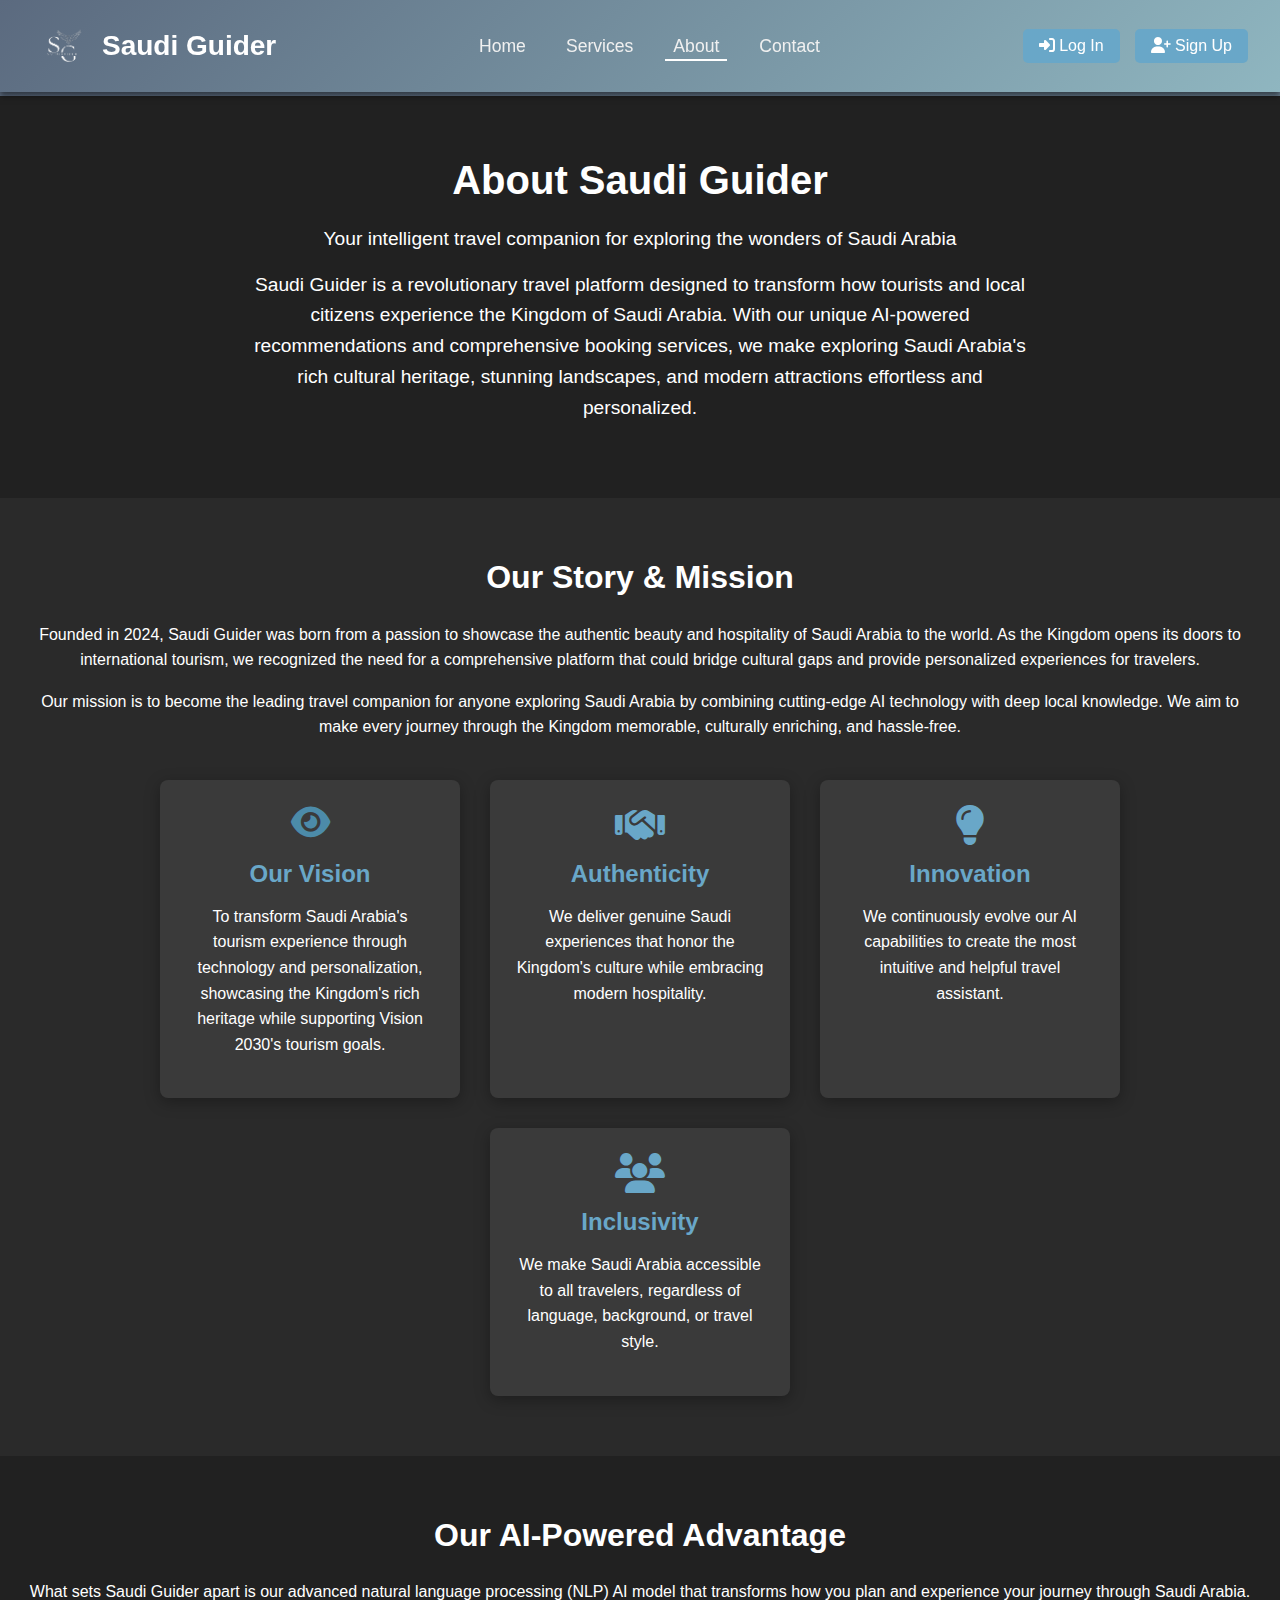
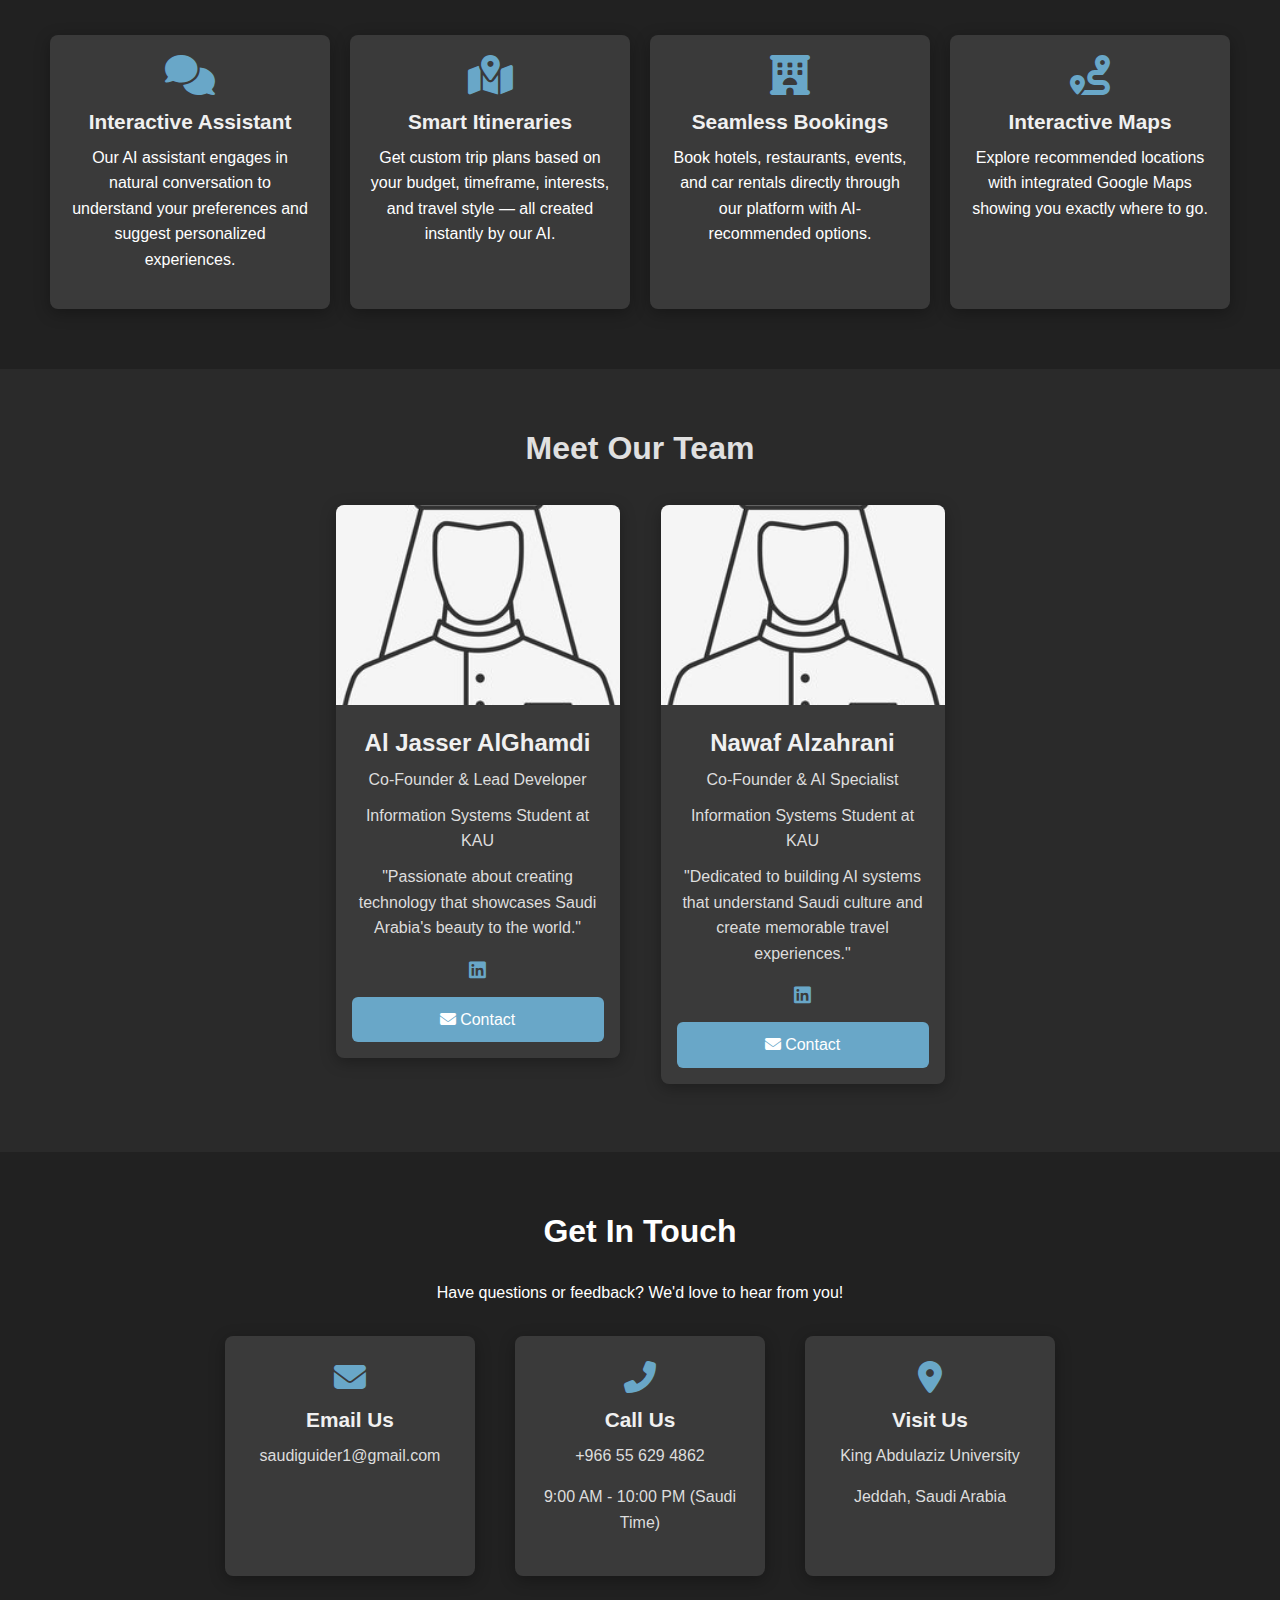
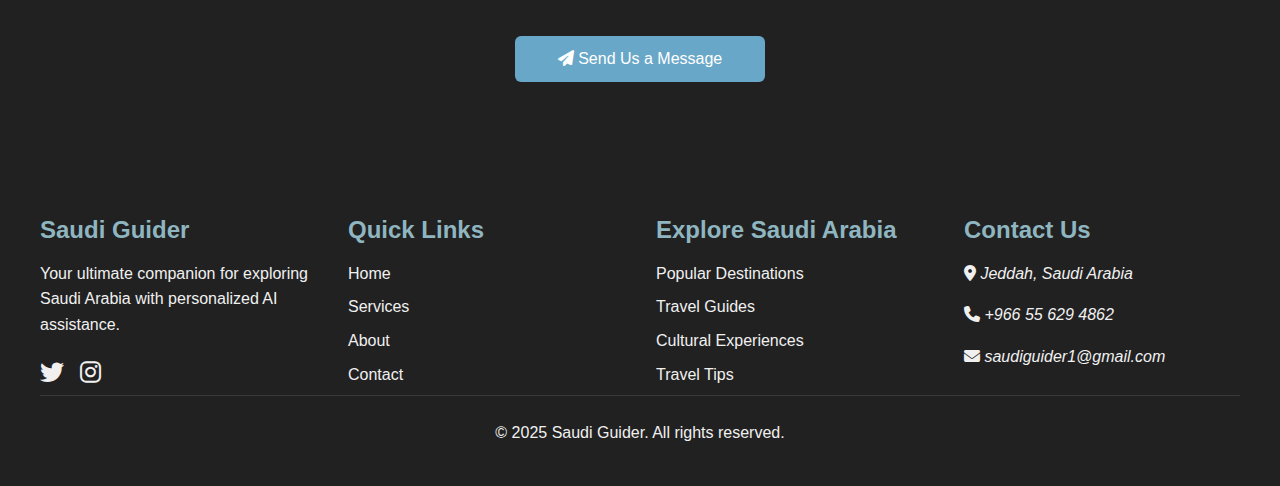
<file: About.html>
<!DOCTYPE html>
<html lang="en">
  <head>
    <meta charset="UTF-8" />
    <meta name="viewport" content="width=device-width, initial-scale=1.0" />
    <title>About Us - Saudi Guider</title>
    <link rel="icon" type="image/x-icon" href="./images/S_NoBack_500x500.png">
    <style>
      :root {
        --primary: #5b6a7f;
        --secondary: #8fb6c0;
        --secondary-dark: #4c8ba9;
        --light: #f0f0f0;
        --dark: #212121;
        --dark-gray: #2a2a2a;
        --darker-gray: #1a1a1a;
        --medium-gray: #3a3a3a;
        --border-gray: #3a3a3a;
        --font-main: "Segoe UI", Tahoma, Geneva, Verdana, sans-serif;
        --transition-speed: 0.3s;
        --box-shadow: 0 4px 6px rgba(0, 0, 0, 0.5);
        --card-shadow: 0 2px 8px rgba(0, 0, 0, 0.3);
        --feature-shadow: 0 5px 15px rgba(0, 0, 0, 0.3);
      }
      /* General Styles */
      * {
        margin: 0;
        padding: 0;
        box-sizing: border-box;
      }

      body {
        font-family: "Segoe UI", Tahoma, Geneva, Verdana, sans-serif;
        margin: 0;
        line-height: 1.6;
        min-height: 100vh;
        background: linear-gradient(135deg, #5b6a7f, #8fb6c0);
        color: #e0e0e0;
        overflow-x: hidden; /* Prevent horizontal overflow */
      }

      main {
        flex: 1;
        padding-top: 6rem;
      }
      

      header {
        background: linear-gradient(135deg, #5b6a7f, #8fb6c0);
        color: #f0f0f0;
        display: flex;
        justify-content: space-between; /* Space between logo/title and nav buttons */
        align-items: center; /* Center vertically */
        padding: 1rem 2rem;
        position: fixed;
        width: 100%;
        top: 0;
        left: 0;
        z-index: 1000;
        box-shadow: 0 4px 6px rgba(0, 0, 0, 0.5);
        
      }
      
      h1,
      h2,
      h3 {
        line-height: 1.2;
        margin-bottom: 0.5em;
      }

      h1 {
        font-size: 2.5rem;
      }

      h2 {
        font-size: 2rem;
      }

      h3 {
        font-size: 1.5rem;
      }

      p {
        margin-bottom: 1rem;
      }

      .logo {
        display: flex;
        align-items: center;
      }

      .logo img {
        width: 60px;
        margin-right: 10px;
      }

      .logo a {
        font-size: 1.75rem; /* Logo title size */
        font-weight: bold;
        text-decoration: none;
        color: #fff;
      }

      nav ul {
        display: flex;
        gap: 1.5rem;
        list-style: none;
      }

      nav a {
        color: #f0f0f0;
        text-decoration: none;
        font-size: 1.1rem;
        transition: color 0.3s ease;
        padding: 0.5rem;
      }

      nav a:hover,
      nav a:focus {
        color: #ffffff;
      }

      nav a.active {
        border-bottom: 2px solid #ffffff;
        padding-bottom: 3px;
      }

      .auth-buttons {
        display: flex;
        gap: 15px;
      }

      .mobile-nav-toggle {
        display: none;
        background: transparent;
        border: none;
        color: white;
        font-size: 1.5rem;
        cursor: pointer;
      }
      .auth-buttons button {
        font-size: 1rem;
        padding: 0.5rem 1rem;
        border: none;
        border-radius: 5px;
        background: #69a7c8;
        color: #fff;
        cursor: pointer;
        transition: background-color 0.3s;
      }

      .auth-buttons button:hover {
        background-color: #4c8ba9;
      }

      /* About Section */
      .about-section {
        padding: 60px 20px 60px;
        text-align: center;
        background-color: #212121;
        color: white;
      }

      .about-section h1 {
        font-size: 2.5rem;
        margin-bottom: 20px;
      }

      .about-section p {
        font-size: 1.2rem;
        margin-bottom: 15px;
        max-width: 800px;
        margin-left: auto;
        margin-right: auto;
      }

      /* Story and Values Section */
      .story-section {
        padding: 60px 20px;
        text-align: center;
        background-color: #2a2a2a;
        color: white;
      }

      .story-section h2 {
        font-size: 2rem;
        margin-bottom: 25px;
      }

      .vision-values {
        display: flex;
        flex-wrap: wrap;
        justify-content: center;
        gap: 30px;
        margin-top: 40px;
        max-width: 1500px;
        margin-left: auto;
        margin-right: auto;
      }

      .vision-card,
      .value-card {
        background-color: #3a3a3a;
        border-radius: 8px;
        padding: 25px;
        width: 300px;
        box-shadow: 0 4px 16px rgba(0, 0, 0, 0.3);
        transition: transform 0.3s ease, box-shadow 0.3s ease;
      }

      .vision-card:hover,
      .value-card:hover {
        transform: translateY(-5px);
        box-shadow: 0 6px 18px rgba(0, 0, 0, 0.4);
      }

      .vision-card h3,
      .value-card h3 {
        font-size: 1.5rem;
        margin-bottom: 15px;
        color: #69a7c8;
      }

      .value-card i {
        font-size: 2.5rem;
        margin-bottom: 15px;
        color: #69a7c8;
      }

      .fa-eye{
        font-size: 35px;
        color: #4c8ba9;
        padding-bottom: 20px;
      }

      /* AI Features Section */
      .ai-features {
        padding: 60px 20px;
        text-align: center;
        background-color: #212121;
        color: white;
      }

      .ai-features h2 {
        font-size: 2rem;
        margin-bottom: 25px;
      }

      .features-container {
        display: flex;
        flex-wrap: wrap;
        justify-content: center;
        gap: 20px;
        margin-top: 30px;
        max-width: 1200px;
        margin-left: auto;
        margin-right: auto;
      }

      .feature-box {
        background-color: #3a3a3a;
        border-radius: 8px;
        padding: 20px;
        width: 280px;
        box-shadow: 0 4px 16px rgba(0, 0, 0, 0.3);
        transition: transform 0.3s ease;
      }

      .feature-box:hover {
        transform: translateY(-5px);
      }

      .feature-box i {
        font-size: 2.5rem;
        margin-bottom: 15px;
        color: #69a7c8;
      }

      .feature-box h3 {
        font-size: 1.3rem;
        margin-bottom: 10px;
        color: #f0f0f0;
      }

      /* Team Section */
      .team-section {
        padding: 60px 20px;
        text-align: center;
        background-color: #2a2a2a;
      }

      .team-section h2 {
        font-size: 2rem;
        margin-bottom: 30px;
      }

      .row {
        display: flex;
        justify-content: center;
        flex-wrap: wrap;
        margin: 0 auto;
        gap: 25px;
        max-width: 1200px;
      }

      .column {
        width: 300px;
        margin: 8px 0;
        padding: 0 8px;
        box-sizing: border-box;
      }

      .card {
        background-color: #3a3a3a;
        box-shadow: 0 4px 16px rgba(0, 0, 0, 0.3);
        border-radius: 8px;
        margin: 0 auto;
        overflow: hidden;
        transition: box-shadow 0.3s ease, transform 0.3s ease;
      }

      .card:hover {
        transform: translateY(-5px);
        box-shadow: 0 6px 18px rgba(0, 0, 0, 0.4);
      }

      .container {
        padding: 16px;
        text-align: center;
      }

      .card img {
        width: 100%;
        height: 200px;
        object-fit: cover;
      }

      .card h2 {
        font-size: 1.5rem;
        color: #f0f0f0;
        margin-bottom: 10px;
      }

      .card p {
        font-size: 1rem;
        color: #ddd;
        margin-bottom: 10px;
      }

      .card .social-links {
        display: flex;
        justify-content: center;
        gap: 10px;
        margin-top: 15px;
      }

      .card .social-links a {
        color: #69a7c8;
        font-size: 1.2rem;
        transition: color 0.3s ease;
      }

      .card .social-links a:hover {
        color: #4c8ba9;
      }

      .button {
        border: none;
        outline: 0;
        display: inline-block;
        padding: 10px 15px;
        color: white;
        background-color: #69a7c8;
        text-align: center;
        cursor: pointer;
        width: 100%;
        border-radius: 6px;
        transition: background-color 0.3s;
        text-decoration: none;
        margin-top: 10px;
        font-weight: 500;
      }

      .button:hover {
        background-color: #4c8ba9;
      }

      /* Contact Section */
      .contact-section {
        padding: 60px 20px;
        text-align: center;
        background-color: #212121;
        color: white;
      }

      .contact-section h2 {
        font-size: 2rem;
        margin-bottom: 30px;
      }

      .contact-details {
        display: flex;
        flex-wrap: wrap;
        justify-content: center;
        gap: 40px;
        margin: 30px auto;
        max-width: 1000px;
      }

      .contact-card {
        background-color: #3a3a3a;
        border-radius: 8px;
        padding: 25px;
        width: 250px;
        box-shadow: 0 4px 16px rgba(0, 0, 0, 0.3);
        transition: transform 0.3s ease;
      }

      .contact-card:hover {
        transform: translateY(-5px);
      }

      .contact-card i {
        font-size: 2rem;
        margin-bottom: 15px;
        color: #69a7c8;
      }

      .contact-card h3 {
        font-size: 1.3rem;
        margin-bottom: 10px;
        color: #f0f0f0;
      }

      .contact-card p,
      .contact-card a {
        color: #ddd;
        text-decoration: none;
        transition: color 0.3s;
      }

      .contact-card a:hover {
        color: #69a7c8;
      }

      /* Footer */
      footer {
        text-align: center;
        padding: 1.5rem;
        background-color: var(--dark);
        color: var(--light);
      }

      .footer-content {
        display: grid;
        grid-template-columns: repeat(auto-fit, minmax(250px, 1fr));
        gap: 2rem;
        margin-bottom: 1.5rem;
        text-align: left;
        max-width: 1200px;
        margin: 0 auto;
      }

      .footer-section h3 {
        margin-bottom: 1rem;
        color: var(--secondary);
      }

      .footer-section ul {
        list-style: none;
      }

      .footer-section ul li {
        margin-bottom: 0.5rem;
      }

      .footer-section a {
        color: var(--light);
        text-decoration: none;
        transition: color var(--transition-speed);
      }

      .footer-section a:hover,
      .footer-section a:focus {
        color: var(--secondary);
        text-decoration: underline;
      }

      .footer-bottom {
        border-top: 1px solid var(--border-gray);
        padding-top: 1.5rem;
        max-width: 1200px;
        margin: 0 auto;
      }

      .social-icons {
        display: flex;
        gap: 1rem;
        margin-top: 1rem;
      }

      .social-icons a {
        color: var(--light);
        font-size: 1.5rem;
        transition: color var(--transition-speed);
      }

      .social-icons a:hover,
      .social-icons a:focus {
        color: var(--secondary);
      }

      .social-media {
        margin: 20px 0;
      }

      .social-media a {
        display: inline-block;
        margin: 0 10px;
        font-size: 1.5rem;
        color: #69a7c8;
        transition: color 0.3s, transform 0.3s;
      }

      .social-media a:hover {
        color: #4c8ba9;
        transform: translateY(-3px);
      }

      /* Responsive Design */
      @media screen and (max-width: 768px) {
        .column {
          width: 100%;
          max-width: 350px;
        }

        
        header {
          padding: 1rem;
        }

        .mobile-nav-toggle {
          display: block;
        }

        nav {
          position: fixed;
          top: 80px; /* Adjusted for header height */
          left: -100%;
          width: 100%;
          height: calc(100vh - 80px);
          transition: left 0.3s ease;
          z-index: 999;
          padding: 2rem;
          background-color: #212121;
        }

        nav.active {
          left: 0;
        }

        nav ul {
          flex-direction: column;
          align-items: center;
        }

        .vision-card,
        .value-card,
        .feature-box,
        .contact-card {
          width: 100%;
          max-width: 350px;
        }

        
      
    }

      /* Focus State */
      nav a:focus,
      .auth-buttons button:focus,
      footer a:focus,
      .button:focus {
        outline: 3px solid #69a7c8;
      }
    </style>
    <!-- FontAwesome for icons -->
    <link
      rel="stylesheet"
      href="https://cdnjs.cloudflare.com/ajax/libs/font-awesome/6.4.0/css/all.min.css"
    />
  </head>
  <body>
    <!-- Loading Spinner -->
    <div
      id="loading"
      style="
        display: none;
        text-align: center;
        position: fixed;
        top: 50%;
        left: 50%;
        transform: translate(-50%, -50%);
        font-size: 1.5rem;
        color: #fff;
        z-index: 2000;
      "
    >
      <i class="fas fa-spinner fa-spin fa-3x"></i>
      <p>Loading...</p>
    </div>

    <header>
      <div class="logo">
        <img
          src="./images/S_NoBack_500x500.png"
          alt="Saudi Guider logo"
          width="60"
          height="60"
          loading="lazy"
        />
        <a href="index.html" aria-label="Go to Saudi Guider Home"
          >Saudi Guider</a
        >
      </div>

      <button
        class="mobile-nav-toggle"
        aria-label="Toggle navigation menu"
        aria-expanded="false"
        aria-controls="main-nav"
      >
        <i class="fas fa-bars"></i>
      </button>

      <nav id="main-nav" aria-label="Main navigation">
        <ul>
          <li><a href="index.html">Home</a></li>
          <li>
            <a href="services.html" 
              >Services</a
            >
          </li>
          <li><a href="about.html" class="active" aria-current="page">About</a></li>
          <li><a href="contact.html">Contact</a></li>
        </ul>
      </nav>

      <div class="auth-buttons">
        <button onclick="window.location.href='login.html'" aria-label="Log in">
          <i class="fas fa-sign-in-alt"></i> Log In
        </button>
        <button
          onclick="window.location.href='signup.html'"
          aria-label="Sign up"
        >
          <i class="fas fa-user-plus"></i> Sign Up
        </button>
      </div>
    </header>

    <main id="main-content">
    <div class="about-section">
      <h1>About Saudi Guider</h1>
      <p>
        Your intelligent travel companion for exploring the wonders of Saudi
        Arabia
      </p>
      <p>
        Saudi Guider is a revolutionary travel platform designed to transform
        how tourists and local citizens experience the Kingdom of Saudi Arabia.
        With our unique AI-powered recommendations and comprehensive booking
        services, we make exploring Saudi Arabia's rich cultural heritage,
        stunning landscapes, and modern attractions effortless and personalized.
      </p>
    </div>

    <div class="story-section">
      <h2>Our Story & Mission</h2>
      <p>
        Founded in 2024, Saudi Guider was born from a passion to showcase the
        authentic beauty and hospitality of Saudi Arabia to the world. As the
        Kingdom opens its doors to international tourism, we recognized the need
        for a comprehensive platform that could bridge cultural gaps and provide
        personalized experiences for travelers.
      </p>
      <p>
        Our mission is to become the leading travel companion for anyone
        exploring Saudi Arabia by combining cutting-edge AI technology with deep
        local knowledge. We aim to make every journey through the Kingdom
        memorable, culturally enriching, and hassle-free.
      </p>

      <div class="vision-values">
        <div class="vision-card">
          <i class="fas fa-eye"></i>
          <h3>Our Vision</h3>
          <p>
            To transform Saudi Arabia's tourism experience through technology
            and personalization, showcasing the Kingdom's rich heritage while
            supporting Vision 2030's tourism goals.
          </p>
        </div>

        <div class="value-card">
          <i class="fas fa-handshake"></i>
          <h3>Authenticity</h3>
          <p>
            We deliver genuine Saudi experiences that honor the Kingdom's
            culture while embracing modern hospitality.
          </p>
        </div>

        <div class="value-card">
          <i class="fas fa-lightbulb"></i>
          <h3>Innovation</h3>
          <p>
            We continuously evolve our AI capabilities to create the most
            intuitive and helpful travel assistant.
          </p>
        </div>

        <div class="value-card">
          <i class="fas fa-users"></i>
          <h3>Inclusivity</h3>
          <p>
            We make Saudi Arabia accessible to all travelers, regardless of
            language, background, or travel style.
          </p>
        </div>
      </div>
    </div>

    <div class="ai-features">
      <h2>Our AI-Powered Advantage</h2>
      <p>
        What sets Saudi Guider apart is our advanced natural language processing
        (NLP) AI model that transforms how you plan and experience your journey
        through Saudi Arabia.
      </p>

      <div class="features-container">
        <div class="feature-box">
          <i class="fas fa-comments"></i>
          <h3>Interactive Assistant</h3>
          <p>
            Our AI assistant engages in natural conversation to understand your
            preferences and suggest personalized experiences.
          </p>
        </div>

        <div class="feature-box">
          <i class="fas fa-map-marked-alt"></i>
          <h3>Smart Itineraries</h3>
          <p>
            Get custom trip plans based on your budget, timeframe, interests,
            and travel style — all created instantly by our AI.
          </p>
        </div>

        <div class="feature-box">
          <i class="fas fa-hotel"></i>
          <h3>Seamless Bookings</h3>
          <p>
            Book hotels, restaurants, events, and car rentals directly through
            our platform with AI-recommended options.
          </p>
        </div>

        <div class="feature-box">
          <i class="fas fa-route"></i>
          <h3>Interactive Maps</h3>
          <p>
            Explore recommended locations with integrated Google Maps showing
            you exactly where to go.
          </p>
        </div>
      </div>
    </div>

    <div class="team-section">
      <h2>Meet Our Team</h2>
      <div class="row">
        <div class="column">
          <div class="card">
            <img src="./images/SaudiLogo.png" alt="Jasser AlGhamdi" />
            <div class="container">
              <h2>Al Jasser AlGhamdi</h2>
              <p class="title">Co-Founder & Lead Developer</p>
              <p>Information Systems Student at KAU</p>
              <p>
                "Passionate about creating technology that showcases Saudi
                Arabia's beauty to the world."
              </p>
              <div class="social-links">
                <a href="https://www.linkedin.com/in/aljasser-alghamdi-b30b68237/" aria-label="LinkedIn profile"
                  ><i class="fab fa-linkedin"></i
                ></a>
                
              </div>
              <a
                href="mailto:aalghamdi3900@stu.kau.edu.sa"
                class="button"
                aria-label="Contact Jasser"
              >
                <i class="fas fa-envelope"></i> Contact
              </a>
            </div>
          </div>
        </div>

        <div class="column">
          <div class="card">
            <img src="./images/SaudiLogo.png" alt="Nawaf Alzahrani" />
            <div class="container">
              <h2>Nawaf Alzahrani</h2>
              <p class="title">Co-Founder & AI Specialist</p>
              <p>Information Systems Student at KAU</p>
              <p>
                "Dedicated to building AI systems that understand Saudi culture
                and create memorable travel experiences."
              </p>
              <div class="social-links">
                <a href="https://www.linkedin.com/in/nawaf-alzhrani-243ab5244/" aria-label="LinkedIn profile"
                  ><i class="fab fa-linkedin"></i
                ></a>
              </div>
              <a
                href="mailto:nalzhrani0164@stu.kau.edu.sa"
                class="button"
                aria-label="Contact Nawaf"
              >
                <i class="fas fa-envelope"></i> Contact
              </a>
            </div>
          </div>
        </div>

        
        </div>
      </div>
    </div>

    <div class="contact-section">
      <h2>Get In Touch</h2>
      <p>Have questions or feedback? We'd love to hear from you!</p>

      <div class="contact-details">
        <div class="contact-card">
          <i class="fas fa-envelope"></i>
          <h3>Email Us</h3>
          <p><a href="mailto:saudiguider1@gmail.com">saudiguider1@gmail.com</a></p>
          
        </div>

        <div class="contact-card">
          <i class="fas fa-phone-alt"></i>
          <h3>Call Us</h3>
          <p><a href="tel:+966556294862">+966 55 629 4862</a></p>
          <p>9:00 AM - 10:00 PM (Saudi Time)</p>
        </div>

        <div class="contact-card">
          <i class="fas fa-map-marker-alt"></i>
          <h3>Visit Us</h3>
          <p>King Abdulaziz University</p>
          <p>Jeddah, Saudi Arabia</p>
        </div>

        

      <a
        href="contact.html"
        class="button"
        style="max-width: 250px; margin: 20px auto; display: block"
      >
        <i class="fas fa-paper-plane"></i> Send Us a Message
      </a>
    </div>
  </main>
  <footer>
    <div class="footer-content">
      <div class="footer-section">
        <h3>Saudi Guider</h3>
        <p>
          Your ultimate companion for exploring Saudi Arabia with personalized
          AI assistance.
        </p>
        <div class="social-icons">
          
          <a href="#" aria-label="Follow us on Twitter"
            ><i class="fab fa-twitter" aria-hidden="true"></i
          ></a>
          <a href="https://www.instagram.com/saudi_guider?igsh=OGFoY3k0d2N5dDM=" aria-label="Follow us on Instagram"
            ><i class="fab fa-instagram" aria-hidden="true"></i
          ></a>
        </div>
      </div>
      <div class="footer-section">
        <h3>Quick Links</h3>
        <ul>
          <li><a href="index.html">Home</a></li>
          <li><a href="services.html">Services</a></li>
          <li><a href="about.html">About</a></li>
          <li><a href="contact.html">Contact</a></li>
        </ul>
      </div>
      <div class="footer-section">
        <h3>Explore Saudi Arabia</h3>
        <ul>
          <li><a href="#popular-destinations">Popular Destinations</a></li>
          <li><a href="#travel-guides">Travel Guides</a></li>
          <li><a href="#cultural-experiences">Cultural Experiences</a></li>
          <li><a href="#travel-tips">Travel Tips</a></li>
        </ul>
      </div>
      <div class="footer-section">
        <h3>Contact Us</h3>
        <address>
          <p>
            <i class="fas fa-map-marker-alt" aria-hidden="true"></i> Jeddah,
            Saudi Arabia
          </p>
          <p>
            <i class="fas fa-phone" aria-hidden="true"></i>
            <a href="tel:+966556294862">+966 55 629 4862</a>
          </p>
          <p>
            <i class="fas fa-envelope" aria-hidden="true"></i>
            <a href="mailto:saudiguider1@gmail.com">saudiguider1@gmail.com</a>
          </p>
        </address>
      </div>
    </div>
    <div class="footer-bottom">
      <p>&copy; 2025 Saudi Guider. All rights reserved.</p>
    </div>
  </footer>

    <script>
     // REPLACE the entire script section with this:
document.addEventListener("DOMContentLoaded", function() {
  // Mobile Nav Toggle (should be the only one)
  const mobileToggle = document.querySelector(".mobile-nav-toggle");
  const nav = document.getElementById("main-nav");
  
  if (mobileToggle && nav) {
    mobileToggle.addEventListener("click", function() {
      const isExpanded = this.getAttribute("aria-expanded") === "true";
      this.setAttribute("aria-expanded", !isExpanded);
      nav.classList.toggle("active");
      
      // Update icon
      const icon = this.querySelector("i");
      if (icon) {
        icon.classList.toggle("fa-bars");
        icon.classList.toggle("fa-times");
      }
    });
  }

  // Loading spinner functionality
  const links = document.querySelectorAll('a:not([target="_blank"])');
  links.forEach((link) => {
    link.addEventListener("click", function() {
      document.getElementById("loading").style.display = "block";
    });
  });
});

function openChat() {
  alert("Live chat feature coming soon!");
}
    </script>
  </body>
</html>
</file>
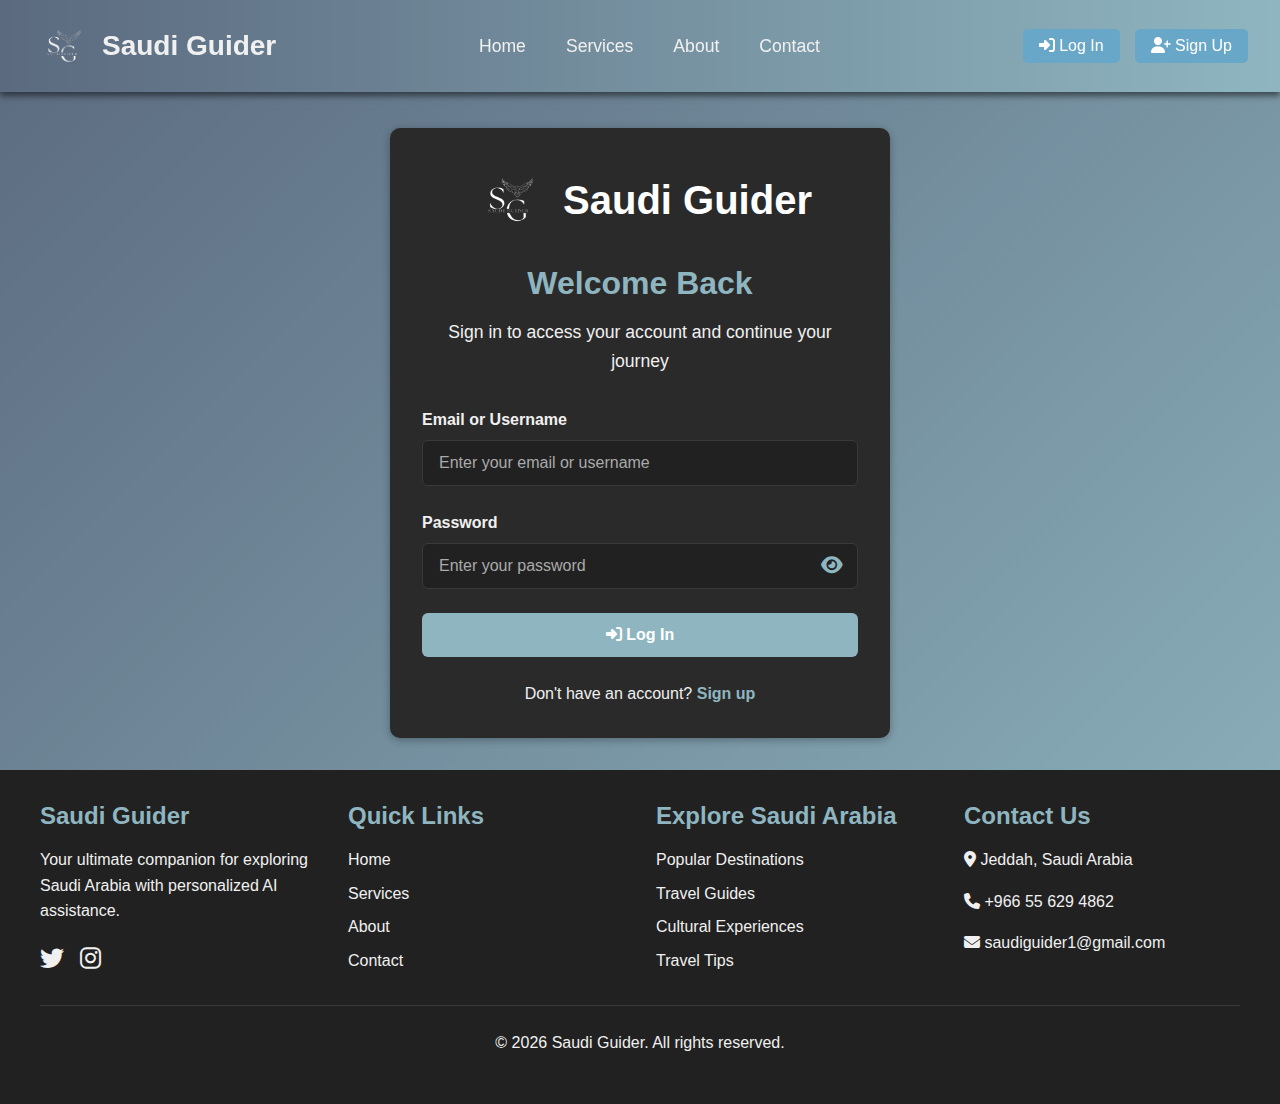
<file: account.html>
<!DOCTYPE html>
<html lang="en">
<head>
    <meta charset="UTF-8">
    <meta name="viewport" content="width=device-width, initial-scale=1.0">
    <title>User Profile</title>
    <link rel="stylesheet" href="https://cdnjs.cloudflare.com/ajax/libs/font-awesome/6.4.0/css/all.min.css">
    <style>
        :root {
            --primary-color: #3498db;
            --secondary-color: #2980b9;
            --background-color: #f5f7fa;
            --card-color: #ffffff;
            --text-color: #333333;
            --border-color: #e0e0e0;
            --error-color: #e74c3c;
            --success-color: #2ecc71;
        }

        * {
            margin: 0;
            padding: 0;
            box-sizing: border-box;
            font-family: 'Segoe UI', Tahoma, Geneva, Verdana, sans-serif;
        }

        body {
            background-color: var(--background-color);
            color: var(--text-color);
            line-height: 1.6;
        }

        .container {
            max-width: 1200px;
            margin: 0 auto;
            padding: 20px;
        }

        .profile-header {
            display: flex;
            flex-direction: column;
            align-items: center;
            margin-bottom: 30px;
            text-align: center;
        }

        .profile-picture-container {
            position: relative;
            width: 150px;
            height: 150px;
            margin-bottom: 20px;
        }

        .profile-picture {
            width: 100%;
            height: 100%;
            border-radius: 50%;
            object-fit: cover;
            border: 3px solid var(--primary-color);
        }

        .upload-btn {
            position: absolute;
            bottom: 0;
            right: 0;
            background-color: var(--primary-color);
            color: white;
            width: 40px;
            height: 40px;
            border-radius: 50%;
            display: flex;
            align-items: center;
            justify-content: center;
            cursor: pointer;
            border: none;
            transition: all 0.3s ease;
        }

        .upload-btn:hover {
            background-color: var(--secondary-color);
            transform: scale(1.1);
        }

        .profile-name {
            font-size: 28px;
            font-weight: 600;
            margin-bottom: 5px;
        }

        .profile-email {
            color: #666;
            margin-bottom: 15px;
        }

        .profile-card {
            background-color: var(--card-color);
            border-radius: 10px;
            box-shadow: 0 4px 6px rgba(0, 0, 0, 0.1);
            padding: 30px;
            margin-bottom: 30px;
        }

        .card-title {
            font-size: 20px;
            font-weight: 600;
            margin-bottom: 20px;
            color: var(--primary-color);
            border-bottom: 1px solid var(--border-color);
            padding-bottom: 10px;
        }

        .form-group {
            margin-bottom: 20px;
        }

        .form-row {
            display: flex;
            gap: 20px;
        }

        .form-col {
            flex: 1;
        }

        label {
            display: block;
            margin-bottom: 8px;
            font-weight: 500;
        }

        input, select, textarea {
            width: 100%;
            padding: 12px 15px;
            border: 1px solid var(--border-color);
            border-radius: 5px;
            font-size: 16px;
            transition: border 0.3s ease;
        }

        input:focus, select:focus, textarea:focus {
            outline: none;
            border-color: var(--primary-color);
        }

        textarea {
            min-height: 100px;
            resize: vertical;
        }

        .phone-input {
            display: flex;
            gap: 10px;
        }

        .country-code {
            flex: 0 0 100px;
        }

        .phone-number {
            flex: 1;
        }

        .btn {
            background-color: var(--primary-color);
            color: white;
            border: none;
            padding: 12px 25px;
            border-radius: 5px;
            font-size: 16px;
            font-weight: 500;
            cursor: pointer;
            transition: all 0.3s ease;
            display: inline-block;
        }

        .btn:hover {
            background-color: var(--secondary-color);
            transform: translateY(-2px);
        }

        .btn-block {
            display: block;
            width: 100%;
        }

        .alert {
            padding: 15px;
            border-radius: 5px;
            margin-bottom: 20px;
            display: none;
        }

        .alert-success {
            background-color: #d4edda;
            color: #155724;
            border: 1px solid #c3e6cb;
            display: block;
        }

        .alert-error {
            background-color: #f8d7da;
            color: #721c24;
            border: 1px solid #f5c6cb;
            display: block;
        }

        .loading {
            display: inline-block;
            width: 20px;
            height: 20px;
            border: 3px solid rgba(255,255,255,.3);
            border-radius: 50%;
            border-top-color: #fff;
            animation: spin 1s ease-in-out infinite;
            margin-left: 10px;
        }

        @keyframes spin {
            to { transform: rotate(360deg); }
        }

        .hidden {
            display: none;
        }

        @media (max-width: 768px) {
            .form-row {
                flex-direction: column;
                gap: 0;
            }
            
            .profile-card {
                padding: 20px;
            }
        }
    </style>
</head>
<body>
    <div class="container">
        <div class="profile-header">
            <div class="profile-picture-container">
                <img id="profile-picture" src="https://via.placeholder.com/150" alt="Profile Picture" class="profile-picture">
                <button class="upload-btn" id="upload-trigger">
                    <i class="fas fa-camera"></i>
                    <input type="file" id="profile-image-upload" accept="image/*" class="hidden">
                </button>
            </div>
            <h1 class="profile-name" id="profile-name">Loading...</h1>
            <p class="profile-email" id="profile-email">user@example.com</p>
        </div>

        <div id="alert-message" class="alert hidden"></div>

        <div class="profile-card">
            <h2 class="card-title">Personal Information</h2>
            <form id="profile-form">
                <div class="form-row">
                    <div class="form-col">
                        <div class="form-group">
                            <label for="nationalId">National ID/Passport</label>
                            <input type="text" id="nationalId" name="nationalId" readonly>
                        </div>
                    </div>
                    <div class="form-col">
                        <div class="form-group">
                            <label for="email">Email</label>
                            <input type="email" id="email" name="email" readonly>
                        </div>
                    </div>
                </div>

                <div class="form-row">
                    <div class="form-col">
                        <div class="form-group">
                            <label for="firstName">First Name</label>
                            <input type="text" id="firstName" name="firstName" required>
                        </div>
                    </div>
                    <div class="form-col">
                        <div class="form-group">
                            <label for="lastName">Last Name</label>
                            <input type="text" id="lastName" name="lastName" required>
                        </div>
                    </div>
                </div>

                <div class="form-group">
                    <label for="phone">Phone Number</label>
                    <div class="phone-input">
                        <select id="countryCode" class="country-code">
                            <option value="966">+966 (SA)</option>
                            <option value="1">+1 (US)</option>
                            <option value="44">+44 (UK)</option>
                            <option value="971">+971 (UAE)</option>
                            <option value="20">+20 (EG)</option>
                        </select>
                        <input type="tel" id="phone" name="phone" class="phone-number" required>
                    </div>
                </div>

                <div class="form-row">
                    <div class="form-col">
                        <div class="form-group">
                            <label for="currency">Currency</label>
                            <select id="currency" name="currency">
                                <option value="SAR">Saudi Riyal (SAR)</option>
                                <option value="USD">US Dollar (USD)</option>
                                <option value="EUR">Euro (EUR)</option>
                            </select>
                        </div>
                    </div>
                    <div class="form-col">
                        <div class="form-group">
                            <label for="language">Preferred Language</label>
                            <select id="language" name="language">
                                <option value="en">English</option>
                                <option value="ar">Arabic</option>
                            </select>
                        </div>
                    </div>
                </div>

                <div class="form-group">
                    <label for="bio">Bio</label>
                    <textarea id="bio" name="bio" placeholder="Tell us about yourself..."></textarea>
                </div>

                <button type="submit" class="btn btn-block" id="save-btn">
                    Save Changes
                    <span class="loading hidden" id="save-loading"></span>
                </button>
            </form>
        </div>
    </div>

    <script>
        document.addEventListener('DOMContentLoaded', function() {
            // Check if user is logged in
            const token = localStorage.getItem('token');
            const userId = localStorage.getItem('userId');
            
            if (!token || !userId) {
                window.location.href = 'login.html'; // Redirect to login if not authenticated
                return;
            }

            // DOM Elements
            const profileForm = document.getElementById('profile-form');
            const saveBtn = document.getElementById('save-btn');
            const saveLoading = document.getElementById('save-loading');
            const alertMessage = document.getElementById('alert-message');
            const uploadInput = document.getElementById('profile-image-upload');
            const uploadTrigger = document.getElementById('upload-trigger');

            // Fetch user profile data
            async function fetchProfile() {
                try {
                    const response = await fetch(`https://your-render-backend.onrender.com/api/profile/${userId}`, {
                        headers: {
                            'Authorization': `Bearer ${token}`
                        }
                    });

                    if (!response.ok) {
                        throw new Error('Failed to fetch profile');
                    }

                    const data = await response.json();

                    if (data.success) {
                        // Update UI with profile data
                        document.getElementById('profile-name').textContent = `${data.user.firstName} ${data.user.lastName}`;
                        document.getElementById('profile-email').textContent = data.user.email;
                        
                        // Form fields
                        document.getElementById('nationalId').value = data.user.nationalId || '';
                        document.getElementById('email').value = data.user.email || '';
                        document.getElementById('firstName').value = data.user.firstName || '';
                        document.getElementById('lastName').value = data.user.lastName || '';
                        
                        // Phone
                        if (data.user.phone) {
                            document.getElementById('countryCode').value = data.user.phone.countryCode || '966';
                            document.getElementById('phone').value = data.user.phone.number || '';
                        }
                        
                        document.getElementById('currency').value = data.user.currency || 'SAR';
                        document.getElementById('language').value = data.user.preferredLanguage || 'ar';
                        document.getElementById('bio').value = data.user.bio || '';
                        
                        // Profile picture
                        if (data.user.profilePicture) {
                            document.getElementById('profile-picture').src = data.user.profilePicture;
                        }
                    }
                } catch (error) {
                    console.error('Error fetching profile:', error);
                    showAlert('Failed to load profile data', 'error');
                }
            }

            // Handle form submission
            profileForm.addEventListener('submit', async function(e) {
                e.preventDefault();
                
                saveBtn.disabled = true;
                saveLoading.classList.remove('hidden');
                
                try {
                    const formData = {
                        firstName: document.getElementById('firstName').value,
                        lastName: document.getElementById('lastName').value,
                        phone: {
                            countryCode: document.getElementById('countryCode').value,
                            number: document.getElementById('phone').value
                        },
                        currency: document.getElementById('currency').value,
                        preferredLanguage: document.getElementById('language').value,
                        bio: document.getElementById('bio').value
                    };

                    const response = await fetch(`https://saudiguiderbackend.onrender.com//api/profile/${userId}`, {
                        method: 'PUT',
                        headers: {
                            'Content-Type': 'application/json',
                            'Authorization': `Bearer ${token}`
                        },
                        body: JSON.stringify(formData)
                    });

                    const data = await response.json();

                    if (data.success) {
                        showAlert('Profile updated successfully!', 'success');
                        // Update name in header
                        document.getElementById('profile-name').textContent = `${data.user.firstName} ${data.user.lastName}`;
                    } else {
                        throw new Error(data.message || 'Failed to update profile');
                    }
                } catch (error) {
                    console.error('Error updating profile:', error);
                    showAlert(error.message || 'Failed to update profile', 'error');
                } finally {
                    saveBtn.disabled = false;
                    saveLoading.classList.add('hidden');
                }
            });


            // Show alert message
            function showAlert(message, type) {
                alertMessage.textContent = message;
                alertMessage.className = `alert alert-${type}`;
                alertMessage.classList.remove('hidden');
                
                setTimeout(() => {
                    alertMessage.classList.add('hidden');
                }, 5000);
            }

            // Initial fetch
            fetchProfile();
        });
    </script>
</body>
</html>
</file>
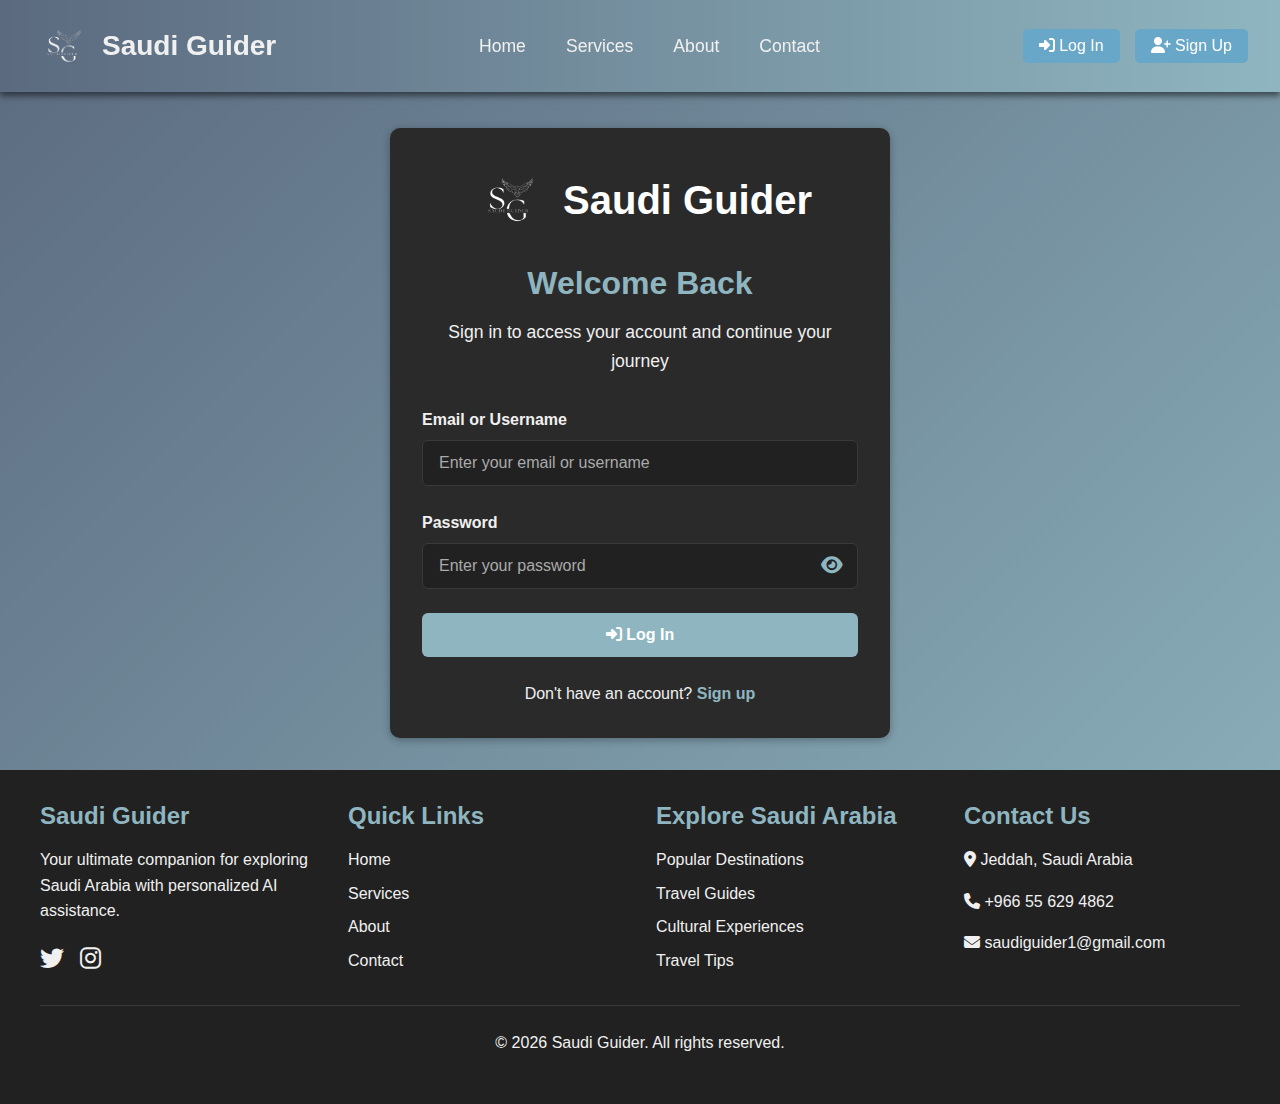
<file: login.html>
<!DOCTYPE html>
<html lang="en">
  <head>
    <meta charset="UTF-8" />
    <meta name="viewport" content="width=device-width, initial-scale=1.0" />
    <link rel="icon" type="image/x-icon" href="./images/S_NoBack_500x500.png" />
    <title>Login - Saudi Guider</title>
    <link
      rel="stylesheet"
      href="https://cdnjs.cloudflare.com/ajax/libs/font-awesome/6.4.0/css/all.min.css"
    />
    <style>
      :root {
        --primary: #5b6a7f;
        --secondary: #8fb6c0;
        --secondary-dark: #4c8ba9;
        --light: #f0f0f0;
        --dark: #212121;
        --dark-gray: #2a2a2a;
        --darker-gray: #1a1a1a;
        --medium-gray: #3a3a3a;
        --border-gray: #3a3a3a;
        --font-main: "Segoe UI", Tahoma, Geneva, Verdana, sans-serif;
        --transition-speed: 0.3s;
        --box-shadow: 0 4px 6px rgba(0, 0, 0, 0.5);
        --card-shadow: 0 2px 8px rgba(0, 0, 0, 0.3);
        --feature-shadow: 0 5px 15px rgba(0, 0, 0, 0.3);
      }

      * {
        box-sizing: border-box;
        margin: 0;
        padding: 0;
      }

      body {
        font-family: var(--font-main);
        background: linear-gradient(135deg, var(--primary), var(--secondary));
        color: var(--light);
        min-height: 100vh;
        line-height: 1.6;
        display: flex;
        flex-direction: column;
      }

      header {
        background: linear-gradient(90deg, var(--primary), var(--secondary));
        color: var(--light);
        display: flex;
        justify-content: space-between;
        align-items: center;
        padding: 1rem 2rem;
        position: fixed;
        top: 0;
        left: 0;
        width: 100%;
        z-index: 1000;
        box-shadow: var(--box-shadow);
      }
      h1,
      h2,
      h3 {
        line-height: 1.2;
        margin-bottom: 0.5em;
      }

      h1 {
        font-size: 2.5rem;
      }

      h2 {
        font-size: 2rem;
      }

      h3 {
        font-size: 1.5rem;
      }

      p {
        margin-bottom: 1rem;
      }

      .logo {
        display: flex;
        align-items: center;
      }

      .logo img {
        width: 60px;
        margin-right: 10px;
      }

      .logo a {
        font-size: 1.75rem;
        font-weight: bold;
        text-decoration: none;
        color: var(--light);
      }

      nav ul {
        display: flex;
        gap: 1.5rem;
        list-style: none;
      }

      nav a {
        color: var(--light);
        text-decoration: none;
        font-size: 1.1rem;
        transition: color var(--transition-speed) ease;
        padding: 0.5rem;
      }

      nav a:hover,
      nav a:focus {
        color: #ffffff;
      }

      nav a.active {
        border-bottom: 2px solid #ffffff;
        padding-bottom: 3px;
      }

      .auth-buttons {
        display: flex;
        gap: 15px;
      }

      .auth-buttons button {
        background-color: #69a7c8;
        border: none;
        color: white;
        padding: 0.5rem 1rem;
        border-radius: 5px;
        font-size: 1rem;
        cursor: pointer;
        text-decoration: none;
        transition: background-color var(--transition-speed) ease;
      }

      .auth-buttons button:hover,
      .auth-buttons button:focus {
        background-color: var(--secondary-dark);
      }

      .mobile-nav-toggle {
        display: none;
        background: transparent;
        border: none;
        color: var(--light);
        font-size: 1.5rem;
        cursor: pointer;
        padding: 0.5rem;
      }

      main {
        flex: 1;
        padding-top: 6rem;
        display: flex;
        flex-direction: column;
        align-items: center;
        justify-content: center;
      }

      .login-container {
        width: 100%;
        max-width: 500px;
        background-color: var(--dark-gray);
        padding: 2rem;
        border-radius: 10px;
        box-shadow: var(--card-shadow);
        margin: 2rem auto;
      }

      .login-header {
        text-align: center;
        margin-bottom: 2rem;
      }

      .login-header h1 {
        font-size: 2rem;
        margin-bottom: 1rem;
        color: var(--secondary);
      }

      .login-header p {
        font-size: 1.1rem;
        color: var(--light);
      }

      .login-logo {
        display: flex;
        align-items: center;
        justify-content: center;
        margin-bottom: 1.5rem;
      }

      .login-logo img {
        width: 80px;
        margin-right: 15px;
      }

      .login-logo .logo-text {
        font-size: 2.5rem;
        font-weight: bold;
        color: white;
      }

      .form-group {
        margin-bottom: 1.5rem;
      }

      .form-group label {
        display: block;
        margin-bottom: 0.5rem;
        font-weight: 600;
        color: var(--light);
      }

      .form-group input {
        width: 100%;
        padding: 0.8rem 1rem;
        border: 1px solid var(--border-gray);
        border-radius: 6px;
        background-color: var(--dark);
        color: var(--light);
        font-size: 1rem;
        transition: border-color var(--transition-speed);
      }

      .form-group input:focus {
        outline: none;
        border-color: var(--secondary);
      }

      .form-group input::placeholder {
        color: #aaa;
      }

      .password-container {
        position: relative;
      }

      .eye-icon {
        position: absolute;
        right: 15px;
        top: 50%;
        transform: translateY(-50%);
        cursor: pointer;
        color: var(--secondary);
        font-size: 1.2rem;
      }

      .eye-icon:hover {
        color: var(--light);
      }

      .input-error {
        color: #ff6b6b;
        font-size: 0.9rem;
        margin-top: 0.5rem;
        display: none;
      }

      .login-btn {
        width: 100%;
        padding: 0.8rem;
        background-color: var(--secondary);
        color: white;
        border: none;
        border-radius: 6px;
        font-size: 1rem;
        font-weight: 600;
        cursor: pointer;
        transition: background-color var(--transition-speed);
      }

      .login-btn:hover {
        background-color: var(--secondary-dark);
      }

      .login-btn:disabled {
        background-color: var(--medium-gray);
        cursor: not-allowed;
      }

      .loading-message {
        text-align: center;
        margin-top: 1rem;
        color: var(--secondary);
        font-size: 1rem;
      }

      .signup-redirect {
        text-align: center;
        margin-top: 1.5rem;
        color: var(--light);
      }

      .signup-redirect a {
        color: var(--secondary);
        text-decoration: none;
        font-weight: 600;
      }

      .signup-redirect a:hover {
        text-decoration: underline;
      }

      /* Footer Styles */
      footer {
        background-color: var(--dark);
        color: var(--light);
        padding: 2rem 1rem;
      }

      .footer-content {
        display: grid;
        grid-template-columns: repeat(auto-fit, minmax(250px, 1fr));
        gap: 2rem;
        max-width: 1200px;
        margin: 0 auto 1.5rem;
        text-align: left;
      }

      .footer-section h3 {
        color: var(--secondary);
        margin-bottom: 1rem;
      }

      .footer-section p,
      .footer-section address {
        margin-bottom: 1rem;
        font-style: normal;
      }

      .footer-section ul {
        list-style: none;
      }

      .footer-section ul li {
        margin-bottom: 0.5rem;
      }

      .footer-section a {
        color: var(--light);
        text-decoration: none;
        transition: color var(--transition-speed);
      }

      .footer-section a:hover,
      .footer-section a:focus {
        color: var(--secondary);
        text-decoration: underline;
      }

      .social-icons {
        display: flex;
        gap: 1rem;
        margin-top: 1rem;
      }

      .social-icons a {
        color: var(--light);
        font-size: 1.5rem;
        transition: color var(--transition-speed);
      }

      .social-icons a:hover,
      .social-icons a:focus {
        color: var(--secondary);
      }

      .footer-bottom {
        border-top: 1px solid var(--border-gray);
        padding-top: 1.5rem;
        max-width: 1200px;
        margin: 0 auto;
        text-align: center;
      }

      /* Responsive Design */
      @media (max-width: 768px) {
        header {
          padding: 1rem;
        }

        .mobile-nav-toggle {
          display: block;
        }

        nav {
          position: fixed;
          top: 80px;
          left: -100%;
          width: 100%;
          background-color: var(--dark);
          height: calc(100vh - 80px);
          transition: left var(--transition-speed) ease;
          z-index: 999;
          padding: 2rem;
        }

        nav.active {
          left: 0;
        }

        nav ul {
          flex-direction: column;
          align-items: center;
        }

        .auth-buttons {
          margin-right: 1rem;
        }

        .login-container {
          padding: 1.5rem;
          margin: 1rem;
        }

        .footer-content {
          grid-template-columns: 1fr;
          text-align: center;
        }

        .social-icons {
          justify-content: center;
        }
      }
    </style>
  </head>
  <body>
    <header>
      <div class="logo">
        <img
          src="./images/S_NoBack_500x500.png"
          alt="Saudi Guider logo"
          width="60"
          height="60"
          loading="lazy"
        />
        <a href="index.html" aria-label="Go to Saudi Guider Home"
          >Saudi Guider</a
        >
      </div>

      <button
        class="mobile-nav-toggle"
        aria-label="Toggle navigation menu"
        aria-expanded="false"
        aria-controls="main-nav"
      >
        <i class="fas fa-bars"></i>
      </button>

      <nav id="main-nav" aria-label="Main navigation">
        <ul>
          <li><a href="index.html">Home</a></li>
          <li><a href="services.html">Services</a></li>
          <li><a href="about.html">About</a></li>
          <li><a href="contact.html">Contact</a></li>
        </ul>
      </nav>

      <div class="auth-buttons">
        <button
          onclick="window.location.href='login.html'"
          aria-label="Log in"
          class="active"
        >
          <i class="fas fa-sign-in-alt"></i> Log In
        </button>
        <button
          onclick="window.location.href='signup.html'"
          aria-label="Sign up"
        >
          <i class="fas fa-user-plus"></i> Sign Up
        </button>
      </div>
    </header>

    <main>
      <div class="login-container">
        <div class="login-header">
          <div class="login-logo">
            <img src="./images/S_NoBack_500x500.png" alt="Saudi Guider logo" />
            <span class="logo-text">Saudi Guider</span>
          </div>
          <h1>Welcome Back</h1>
          <p>Sign in to access your account and continue your journey</p>
        </div>

        <form id="loginForm">
          <div class="form-group">
            <label for="user_id">Email or Username</label>
            <input
              type="text"
              id="user_id"
              name="user_id"
              placeholder="Enter your email or username"
              required
            />
            <div id="userIdError" class="input-error"></div>
          </div>

          <div class="form-group">
            <label for="password">Password</label>
            <div class="password-container">
              <input
                type="password"
                id="password"
                name="password"
                placeholder="Enter your password"
                required
              />
              <i class="fas fa-eye eye-icon" id="togglePassword"></i>
            </div>
            <div id="passwordError" class="input-error"></div>
          </div>

          <button type="submit" class="login-btn" id="loginButton">
            <i class="fas fa-sign-in-alt"></i> Log In
          </button>
          <div id="loadingMessage" class="loading-message"></div>

          <div class="signup-redirect">
            Don't have an account? <a href="signup.html">Sign up</a>
          </div>
        </form>
      </div>
    </main>

    <footer>
      <div class="footer-content">
        <div class="footer-section">
          <h3>Saudi Guider</h3>
          <p>
            Your ultimate companion for exploring Saudi Arabia with personalized
            AI assistance.
          </p>
          <div class="social-icons">
            <a href="#" aria-label="Follow us on Twitter"
              ><i class="fab fa-twitter"></i
            ></a>
            <a
              href="https://www.instagram.com/saudi_guider?igsh=OGFoY3k0d2N5dDM="
              aria-label="Follow us on Instagram"
              ><i class="fab fa-instagram"></i
            ></a>
          </div>
        </div>
        <div class="footer-section">
          <h3>Quick Links</h3>
          <ul>
            <li><a href="index.html">Home</a></li>
            <li><a href="services.html">Services</a></li>
            <li><a href="about.html">About</a></li>
            <li><a href="contact.html">Contact</a></li>
          </ul>
        </div>
        <div class="footer-section">
          <h3>Explore Saudi Arabia</h3>
          <ul>
            <li><a href="#">Popular Destinations</a></li>
            <li><a href="#">Travel Guides</a></li>
            <li><a href="#">Cultural Experiences</a></li>
            <li><a href="#">Travel Tips</a></li>
          </ul>
        </div>
        <div class="footer-section">
          <h3>Contact Us</h3>
          <address>
            <p><i class="fas fa-map-marker-alt"></i> Jeddah, Saudi Arabia</p>
            <p>
              <i class="fas fa-phone"></i>
              <a href="tel:+966556294862">+966 55 629 4862</a>
            </p>
            <p>
              <i class="fas fa-envelope"></i>
              <a href="mailto:saudiguider1@gmail.com">saudiguider1@gmail.com</a>
            </p>
          </address>
        </div>
      </div>
      <div class="footer-bottom">
        <p>
          &copy; <span id="current-year">2024</span> Saudi Guider. All rights
          reserved.
        </p>
      </div>
    </footer>

<script>
  document.addEventListener("DOMContentLoaded", function () {
    // Set current year in footer
    document.getElementById("current-year").textContent = new Date().getFullYear();

    // Mobile navigation toggle
    const mobileToggle = document.querySelector(".mobile-nav-toggle");
    const nav = document.getElementById("main-nav");

    if (mobileToggle && nav) {
      mobileToggle.addEventListener("click", function () {
        const isExpanded = nav.classList.toggle("active");
        mobileToggle.setAttribute("aria-expanded", isExpanded);
      });
    }

    // Toggle password visibility
    document.getElementById("togglePassword").addEventListener("click", function () {
      const passwordField = document.getElementById("password");
      const type = passwordField.type === "password" ? "text" : "password";
      passwordField.type = type;
      this.classList.toggle("fa-eye");
      this.classList.toggle("fa-eye-slash");
    });

    // Form submission for backend login
    document.getElementById("loginForm").addEventListener("submit", async function (e) {
      e.preventDefault();

      // Clear previous errors
      document.querySelectorAll(".input-error").forEach((error) => {
        error.textContent = "";
        error.style.display = "none";
      });

      const user_id = document.getElementById("user_id").value.trim();
      const password = document.getElementById("password").value.trim();
      let isValid = true;

      // Validate inputs
      if (!user_id) {
        document.getElementById("userIdError").textContent = "Email or username is required";
        document.getElementById("userIdError").style.display = "block";
        isValid = false;
      }

      if (!password) {
        document.getElementById("passwordError").textContent = "Password is required";
        document.getElementById("passwordError").style.display = "block";
        isValid = false;
      } else if (password.length < 8) {
        document.getElementById("passwordError").textContent = "Password must be at least 8 characters";
        document.getElementById("passwordError").style.display = "block";
        isValid = false;
      }

      if (isValid) {
        const loginButton = document.getElementById("loginButton");
        const loadingMessage = document.getElementById("loadingMessage");

        loginButton.disabled = true;
        loadingMessage.textContent = "Logging in...";
        loadingMessage.style.display = "block";

        try {
          const res = await fetch('https://saudiguiderbackend.onrender.com/api/auth/login', {
            method: 'POST',
            headers: { 'Content-Type': 'application/json' },
            body: JSON.stringify({ 
              email: user_id.includes('@') ? user_id : undefined,
              username: !user_id.includes('@') ? user_id : undefined,
              password 
            })
          });

          const data = await res.json();

          if (res.ok) {
            // Store authentication data
            localStorage.setItem('token', data.token);
            if (data.username) {
              localStorage.setItem('username', data.username);
            }
            if (data.email) {
              localStorage.setItem('email', data.email);
            }

            loadingMessage.textContent = "Login successful! Redirecting...";
            setTimeout(() => {
              window.location.href = 'services.html';
            }, 1500);
          } else {
            loadingMessage.style.display = "none";
            loginButton.disabled = false;
            
            // Show backend error messages if available
            if (data.errors) {
              if (data.errors.email) {
                document.getElementById("userIdError").textContent = data.errors.email;
                document.getElementById("userIdError").style.display = "block";
              }
              if (data.errors.password) {
                document.getElementById("passwordError").textContent = data.errors.password;
                document.getElementById("passwordError").style.display = "block";
              }
            } else {
              document.getElementById("userIdError").textContent = data.message || 'Login failed';
              document.getElementById("userIdError").style.display = "block";
            }
          }
        } catch (error) {
          console.error('Login Error:', error);
          loadingMessage.style.display = "none";
          loginButton.disabled = false;
          document.getElementById("userIdError").textContent = 'Network error. Please try again.';
          document.getElementById("userIdError").style.display = "block";
        }
      }
    });
  });
</script>

  </body>
</html>
</file>
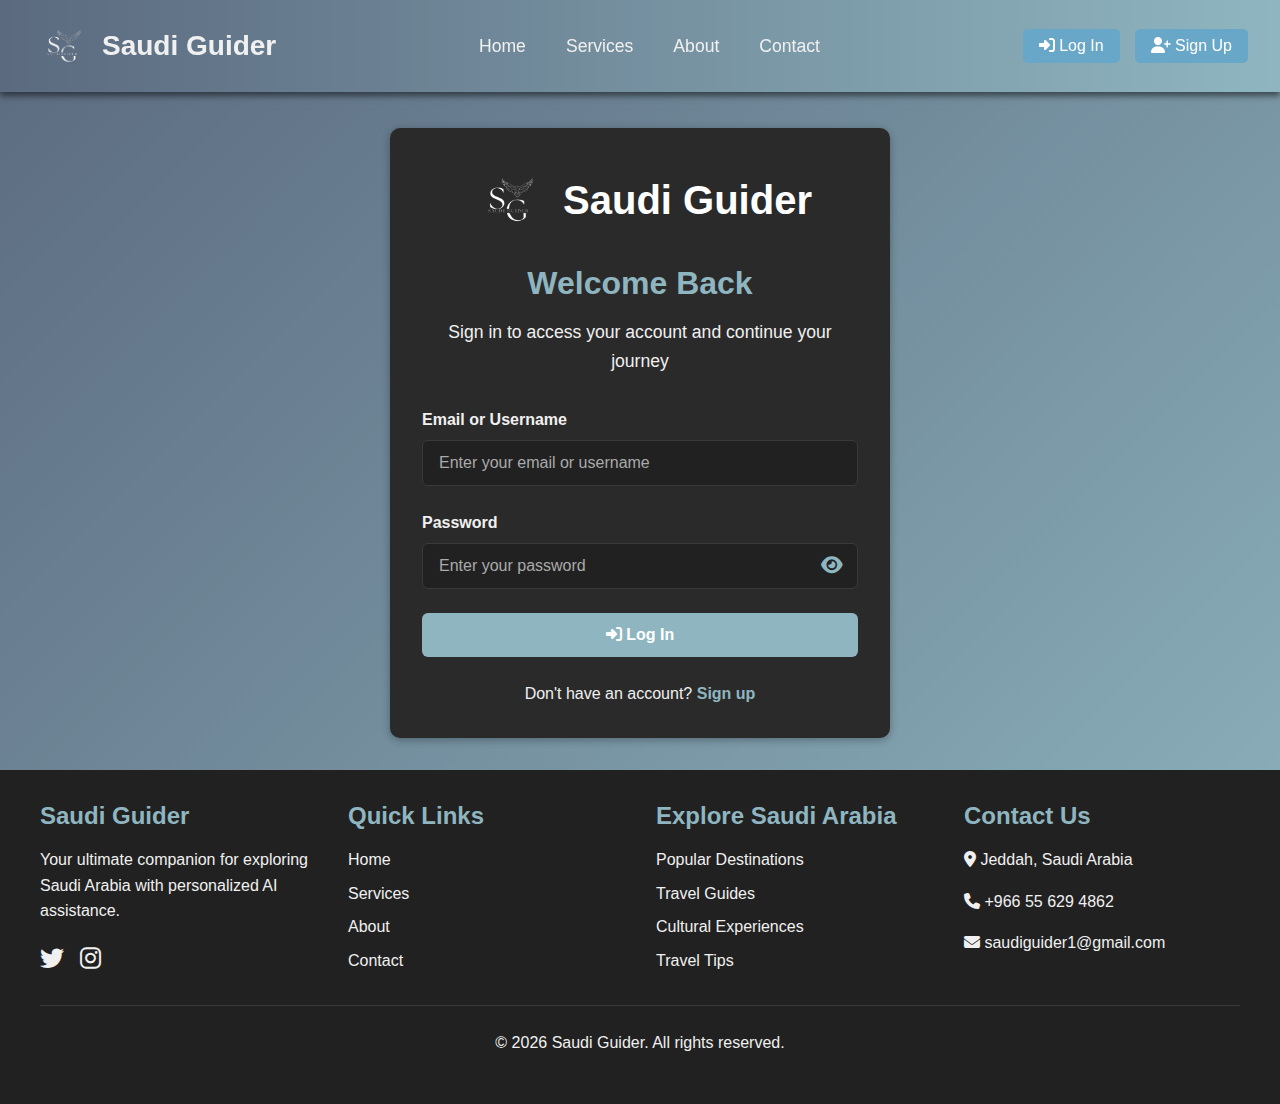
<file: profile.html>
<!DOCTYPE html>
<html lang="en">
<head>
    <meta charset="UTF-8">
    <meta name="viewport" content="width=device-width, initial-scale=1.0">
    <title>User Profile</title>
    <link rel="stylesheet" href="https://cdnjs.cloudflare.com/ajax/libs/font-awesome/6.4.0/css/all.min.css">
    <style>
        :root {
            --primary-color: #3498db;
            --secondary-color: #2980b9;
            --background-color: #f5f7fa;
            --card-color: #ffffff;
            --text-color: #333333;
            --border-color: #e0e0e0;
            --error-color: #e74c3c;
            --success-color: #2ecc71;
        }

        * {
            margin: 0;
            padding: 0;
            box-sizing: border-box;
            font-family: 'Segoe UI', Tahoma, Geneva, Verdana, sans-serif;
        }

        body {
            background-color: var(--background-color);
            color: var(--text-color);
            line-height: 1.6;
        }

        .container {
            max-width: 1200px;
            margin: 0 auto;
            padding: 20px;
        }

        .profile-header {
            display: flex;
            flex-direction: column;
            align-items: center;
            margin-bottom: 30px;
            text-align: center;
        }

        .profile-picture-container {
            position: relative;
            width: 150px;
            height: 150px;
            margin-bottom: 20px;
        }

        .profile-picture {
            width: 100%;
            height: 100%;
            border-radius: 50%;
            object-fit: cover;
            border: 3px solid var(--primary-color);
        }

        .upload-btn {
            position: absolute;
            bottom: 0;
            right: 0;
            background-color: var(--primary-color);
            color: white;
            width: 40px;
            height: 40px;
            border-radius: 50%;
            display: flex;
            align-items: center;
            justify-content: center;
            cursor: pointer;
            border: none;
            transition: all 0.3s ease;
        }

        .upload-btn:hover {
            background-color: var(--secondary-color);
            transform: scale(1.1);
        }

        .profile-name {
            font-size: 28px;
            font-weight: 600;
            margin-bottom: 5px;
        }

        .profile-email {
            color: #666;
            margin-bottom: 15px;
        }

        .profile-card {
            background-color: var(--card-color);
            border-radius: 10px;
            box-shadow: 0 4px 6px rgba(0, 0, 0, 0.1);
            padding: 30px;
            margin-bottom: 30px;
        }

        .card-title {
            font-size: 20px;
            font-weight: 600;
            margin-bottom: 20px;
            color: var(--primary-color);
            border-bottom: 1px solid var(--border-color);
            padding-bottom: 10px;
        }

        .form-group {
            margin-bottom: 20px;
        }

        .form-row {
            display: flex;
            gap: 20px;
        }

        .form-col {
            flex: 1;
        }

        label {
            display: block;
            margin-bottom: 8px;
            font-weight: 500;
        }

        input, select, textarea {
            width: 100%;
            padding: 12px 15px;
            border: 1px solid var(--border-color);
            border-radius: 5px;
            font-size: 16px;
            transition: border 0.3s ease;
        }

        input:focus, select:focus, textarea:focus {
            outline: none;
            border-color: var(--primary-color);
        }

        textarea {
            min-height: 100px;
            resize: vertical;
        }

        .phone-input {
            display: flex;
            gap: 10px;
        }

        .country-code {
            flex: 0 0 100px;
        }

        .phone-number {
            flex: 1;
        }

        .btn {
            background-color: var(--primary-color);
            color: white;
            border: none;
            padding: 12px 25px;
            border-radius: 5px;
            font-size: 16px;
            font-weight: 500;
            cursor: pointer;
            transition: all 0.3s ease;
            display: inline-block;
        }

        .btn:hover {
            background-color: var(--secondary-color);
            transform: translateY(-2px);
        }

        .btn-block {
            display: block;
            width: 100%;
        }

        .alert {
            padding: 15px;
            border-radius: 5px;
            margin-bottom: 20px;
            display: none;
        }

        .alert-success {
            background-color: #d4edda;
            color: #155724;
            border: 1px solid #c3e6cb;
            display: block;
        }

        .alert-error {
            background-color: #f8d7da;
            color: #721c24;
            border: 1px solid #f5c6cb;
            display: block;
        }

        .loading {
            display: inline-block;
            width: 20px;
            height: 20px;
            border: 3px solid rgba(255,255,255,.3);
            border-radius: 50%;
            border-top-color: #fff;
            animation: spin 1s ease-in-out infinite;
            margin-left: 10px;
        }

        @keyframes spin {
            to { transform: rotate(360deg); }
        }

        .hidden {
            display: none;
        }

        @media (max-width: 768px) {
            .form-row {
                flex-direction: column;
                gap: 0;
            }
            
            .profile-card {
                padding: 20px;
            }
        }
    </style>
</head>
<body>
    <div class="container">
        <div class="profile-header">
            <div class="profile-picture-container">
                <img id="profile-picture" src="https://via.placeholder.com/150" alt="Profile Picture" class="profile-picture">
                <button class="upload-btn" id="upload-trigger">
                    <i class="fas fa-camera"></i>
                    <input type="file" id="profile-image-upload" accept="image/*" class="hidden">
                </button>
            </div>
            <h1 class="profile-name" id="profile-name">Loading...</h1>
            <p class="profile-email" id="profile-email">user@example.com</p>
        </div>

        <div id="alert-message" class="alert hidden"></div>

        <div class="profile-card">
            <h2 class="card-title">Personal Information</h2>
            <form id="profile-form">
                <div class="form-row">
                    <div class="form-col">
                        <div class="form-group">
                            <label for="nationalId">National ID/Passport</label>
                            <input type="text" id="nationalId" name="nationalId" readonly>
                        </div>
                    </div>
                    <div class="form-col">
                        <div class="form-group">
                            <label for="email">Email</label>
                            <input type="email" id="email" name="email" readonly>
                        </div>
                    </div>
                </div>

                <div class="form-row">
                    <div class="form-col">
                        <div class="form-group">
                            <label for="firstName">First Name</label>
                            <input type="text" id="firstName" name="firstName" required>
                        </div>
                    </div>
                    <div class="form-col">
                        <div class="form-group">
                            <label for="lastName">Last Name</label>
                            <input type="text" id="lastName" name="lastName" required>
                        </div>
                    </div>
                </div>

                <div class="form-group">
                    <label for="phone">Phone Number</label>
                    <div class="phone-input">
                        <select id="countryCode" class="country-code">
                            <option value="966">+966 (SA)</option>
                            <option value="1">+1 (US)</option>
                            <option value="44">+44 (UK)</option>
                            <option value="971">+971 (UAE)</option>
                            <option value="20">+20 (EG)</option>
                        </select>
                        <input type="tel" id="phone" name="phone" class="phone-number" required>
                    </div>
                </div>

                <div class="form-row">
                    <div class="form-col">
                        <div class="form-group">
                            <label for="currency">Currency</label>
                            <select id="currency" name="currency">
                                <option value="SAR">Saudi Riyal (SAR)</option>
                                <option value="USD">US Dollar (USD)</option>
                                <option value="EUR">Euro (EUR)</option>
                            </select>
                        </div>
                    </div>
                    <div class="form-col">
                        <div class="form-group">
                            <label for="language">Preferred Language</label>
                            <select id="language" name="language">
                                <option value="en">English</option>
                                <option value="ar">Arabic</option>
                            </select>
                        </div>
                    </div>
                </div>

                <div class="form-group">
                    <label for="bio">Bio</label>
                    <textarea id="bio" name="bio" placeholder="Tell us about yourself..."></textarea>
                </div>

                <button type="submit" class="btn btn-block" id="save-btn">
                    Save Changes
                    <span class="loading hidden" id="save-loading"></span>
                </button>
            </form>
        </div>
    </div>

  <script>
  document.addEventListener('DOMContentLoaded', async function() {
    // Debugging setup
    const debug = {
      log: (...args) => console.log('[Profile]', ...args),
      error: (...args) => console.error('[Profile]', ...args)
    };

    // Auth check
    const token = localStorage.getItem('token');
    const user = JSON.parse(localStorage.getItem('user') || 'null');
    const userId = user?.id;

    if (!token || !userId) {
      debug.error('Missing auth data - redirecting to login');
      window.location.href = 'login.html?reason=no_session';
      return;
    }

    // DOM elements
    const elements = {
      form: document.getElementById('profile-form'),
      saveBtn: document.getElementById('save-btn'),
      saveLoading: document.getElementById('save-loading'),
      alert: document.getElementById('alert-message'),
      profileImage: document.getElementById('profile-picture'),
      uploadTrigger: document.getElementById('upload-trigger'),
      uploadInput: document.getElementById('profile-image-upload'),
      fields: {
        name: document.getElementById('profile-name'),
        email: document.getElementById('profile-email'),
        nationalId: document.getElementById('nationalId'),
        emailInput: document.getElementById('email'),
        firstName: document.getElementById('firstName'),
        lastName: document.getElementById('lastName'),
        countryCode: document.getElementById('countryCode'),
        phone: document.getElementById('phone'),
        currency: document.getElementById('currency'),
        language: document.getElementById('language'),
        bio: document.getElementById('bio')
      }
    };

    // Set reliable default profile image
    const DEFAULT_PROFILE_IMAGE = 'https://cdn.pixabay.com/photo/2015/10/05/22/37/blank-profile-picture-973460_640.png';
    elements.profileImage.src = DEFAULT_PROFILE_IMAGE;
    elements.profileImage.onerror = () => {
      debug.error('Failed to load profile image');
      elements.profileImage.src = DEFAULT_PROFILE_IMAGE;
    };

    // Show alert message
    const showAlert = (message, type = 'error', duration = 5000) => {
      elements.alert.textContent = message;
      elements.alert.className = `alert alert-${type}`;
      elements.alert.classList.remove('hidden');
      setTimeout(() => elements.alert.classList.add('hidden'), duration);
    };

    // Verify token with backend
    const verifyToken = async () => {
      try {
        debug.log('Verifying token...');
        const response = await fetch('https://saudiguiderbackend.onrender.com/api/auth/verify', {
          method: 'GET',
          headers: {
            'Authorization': `Bearer ${token}`,
            'Content-Type': 'application/json'
          }
        });

        if (!response.ok) {
          throw new Error(`HTTP ${response.status}: ${response.statusText}`);
        }

        const data = await response.json();
        if (!data.success) {
          throw new Error('Token verification failed');
        }
        
        debug.log('Token is valid');
        return true;
      } catch (error) {
        debug.error('Token verification error:', error);
        return false;
      }
    };

    // Load profile data
    const loadProfileData = async () => {
      try {
        if (!(await verifyToken())) {
          throw new Error('Invalid session');
        }

        debug.log('Loading profile data...');
        const response = await fetch(`https://saudiguiderbackend.onrender.com/api/profile/${userId}`, {
          headers: { 
            'Authorization': `Bearer ${token}`,
            'Content-Type': 'application/json'
          }
        });

        if (!response.ok) {
          throw new Error(`HTTP ${response.status}: ${await response.text()}`);
        }

        const { success, user: profileData } = await response.json();
        
        if (!success || !profileData) {
          throw new Error('Invalid profile data');
        }

        debug.log('Profile data loaded:', profileData);

        // Update UI
        elements.fields.name.textContent = 
          `${profileData.firstName || ''} ${profileData.lastName || ''}`.trim();
        elements.fields.email.textContent = profileData.email || '';

        // Form fields
        elements.fields.nationalId.value = profileData.nationalId || '';
        elements.fields.emailInput.value = profileData.email || '';
        elements.fields.firstName.value = profileData.firstName || '';
        elements.fields.lastName.value = profileData.lastName || '';
        
        // Phone
        if (profileData.phone) {
          elements.fields.countryCode.value = profileData.phone.countryCode || '966';
          elements.fields.phone.value = profileData.phone.number || '';
        }
        
        // Preferences
        elements.fields.currency.value = profileData.currency || 'SAR';
        elements.fields.language.value = profileData.preferredLanguage || 'ar';
        elements.fields.bio.value = profileData.bio || '';
        
        // Profile picture
        if (profileData.profilePicture) {
          elements.profileImage.src = profileData.profilePicture;
        }

      } catch (error) {
        debug.error('Profile load error:', error);
        
        if (error.message.includes('401') || error.message.includes('403')) {
          localStorage.removeItem('token');
          localStorage.removeItem('user');
          window.location.href = 'login.html?reason=session_expired';
          return;
        }
        
        showAlert('Failed to load profile data. Please try again later.');
      }
    };

    // Handle form submission
    elements.form.addEventListener('submit', async (e) => {
      e.preventDefault();
      
      elements.saveBtn.disabled = true;
      elements.saveLoading.classList.remove('hidden');
      
      try {
        const formData = {
          firstName: elements.fields.firstName.value.trim(),
          lastName: elements.fields.lastName.value.trim(),
          phone: {
            countryCode: elements.fields.countryCode.value,
            number: elements.fields.phone.value.trim()
          },
          currency: elements.fields.currency.value,
          preferredLanguage: elements.fields.language.value,
          bio: elements.fields.bio.value.trim()
        };

        debug.log('Submitting profile update:', formData);
        const response = await fetch(`https://saudiguiderbackend.onrender.com/api/profile/${userId}`, {
          method: 'PUT',
          headers: {
            'Content-Type': 'application/json',
            'Authorization': `Bearer ${token}`
          },
          body: JSON.stringify(formData)
        });

        const data = await response.json();
        debug.log('Update response:', data);

        if (data.success && data.user) {
          showAlert('Profile updated successfully!', 'success');
          
          // Update local user data
          const user = JSON.parse(localStorage.getItem('user'));
          if (user) {
            user.firstName = data.user.firstName;
            user.lastName = data.user.lastName;
            localStorage.setItem('user', JSON.stringify(user));
          }
          
          // Update displayed name
          elements.fields.name.textContent = 
            `${data.user.firstName} ${data.user.lastName}`;
        } else {
          throw new Error(data.message || 'Update failed');
        }
      } catch (error) {
        debug.error('Update error:', error);
        showAlert(error.message || 'Failed to update profile. Please try again.');
      } finally {
        elements.saveBtn.disabled = false;
        elements.saveLoading.classList.add('hidden');
      }
    });

    // Handle profile picture upload
    elements.uploadTrigger.addEventListener('click', () => {
      elements.uploadInput.click();
    });

    elements.uploadInput.addEventListener('change', async (e) => {
      if (!e.target.files?.length) return;

      const file = e.target.files[0];
      if (file.size > 2 * 1024 * 1024) {
        showAlert('Image must be less than 2MB');
        return;
      }

      const formData = new FormData();
      formData.append('profilePicture', file);

      try {
        const response = await fetch('https://saudiguiderbackend.onrender.com/api/profile/upload-picture', {
          method: 'POST',
          headers: { 'Authorization': `Bearer ${token}` },
          body: formData
        });

        const data = await response.json();
        debug.log('Upload response:', data);

        if (data.success && data.user?.profilePicture) {
          showAlert('Profile picture updated!', 'success');
          elements.profileImage.src = data.user.profilePicture;
          
          // Update local user data
          const user = JSON.parse(localStorage.getItem('user'));
          if (user) {
            user.profilePicture = data.user.profilePicture;
            localStorage.setItem('user', JSON.stringify(user));
          }
        } else {
          throw new Error(data.message || 'Upload failed');
        }
      } catch (error) {
        debug.error('Upload error:', error);
        showAlert('Failed to upload picture. Please try again.');
      }
    });

    // Initialize
    loadProfileData();
  });
</script>
</body>
</html>
</file>
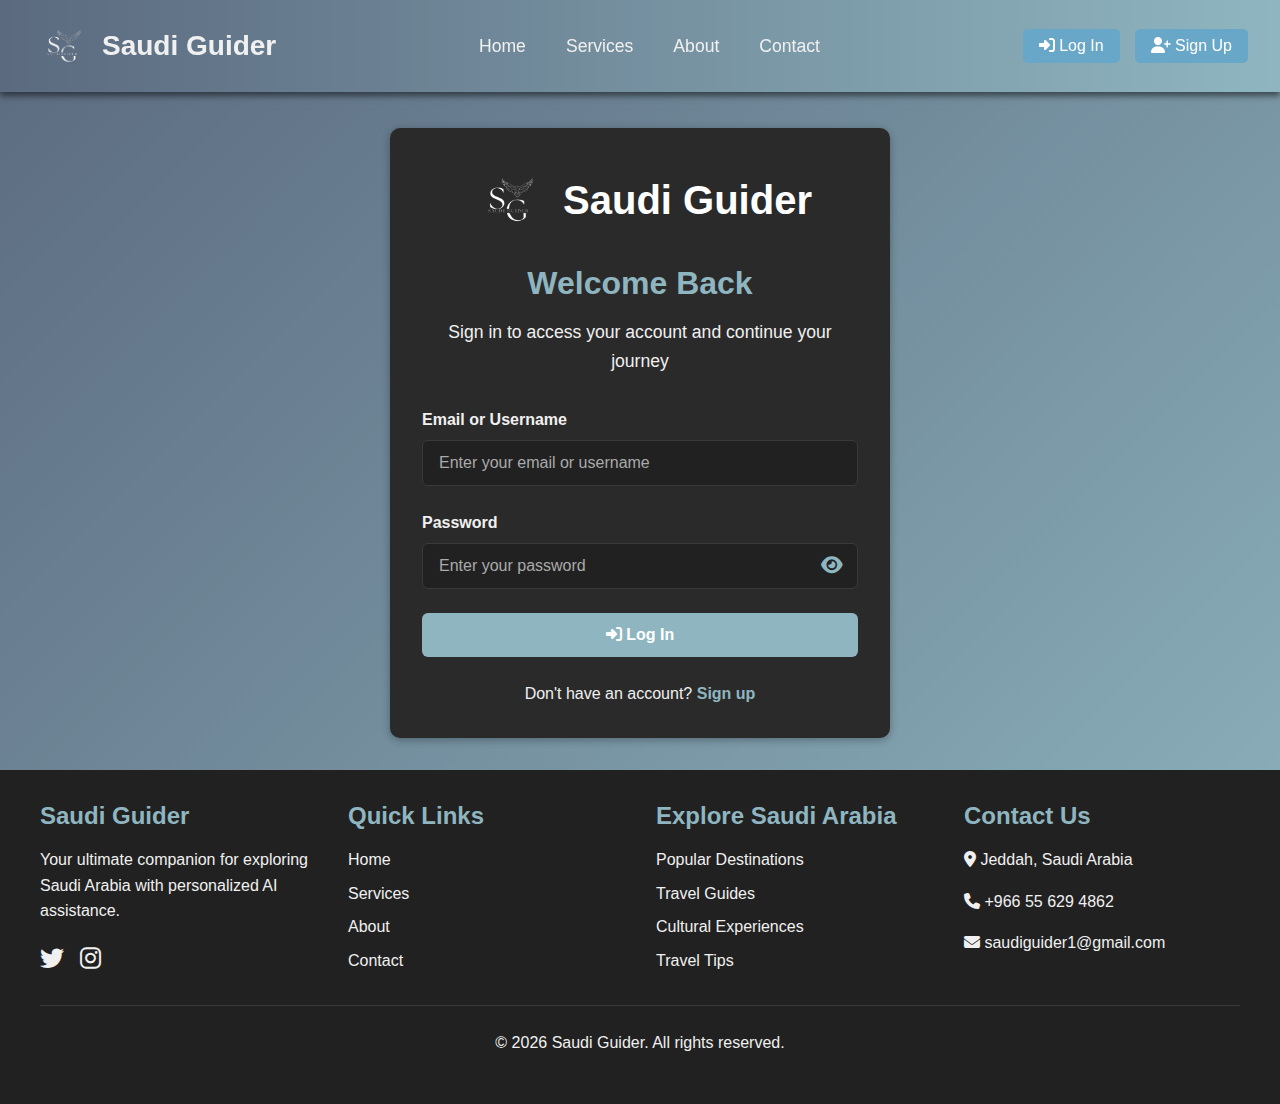
<file: reservations.html>
<!DOCTYPE html>
<html lang="en">
<head>
    <meta charset="UTF-8">
    <meta name="viewport" content="width=device-width, initial-scale=1.0">
    <title>My Reservations | Saudi Guider</title>
    <link rel="stylesheet" href="https://cdnjs.cloudflare.com/ajax/libs/font-awesome/6.0.0/css/all.min.css">
    <style>
        /* Reservation Page Styles */
        body {
            font-family: 'Segoe UI', Tahoma, Geneva, Verdana, sans-serif;
            margin: 0;
            padding: 0;
            background-color: #f5f5f5;
            color: #333;
        }

        .container {
            max-width: 1200px;
            margin: 0 auto;
            padding: 20px;
        }

        header {
            background-color: #1e3a8a;
            color: white;
            padding: 15px 0;
            box-shadow: 0 2px 5px rgba(0,0,0,0.1);
        }

        .header-content {
            display: flex;
            justify-content: space-between;
            align-items: center;
            max-width: 1200px;
            margin: 0 auto;
            padding: 0 20px;
        }

        .logo {
            font-size: 24px;
            font-weight: bold;
        }

        .user-nav {
            display: flex;
            align-items: center;
            gap: 20px;
        }

        .reservations-title {
            text-align: center;
            margin: 30px 0;
            color: #1e3a8a;
        }

        .reservations-container {
            background-color: white;
            border-radius: 8px;
            box-shadow: 0 2px 10px rgba(0,0,0,0.1);
            padding: 20px;
            margin-bottom: 30px;
        }

        .loading-state {
            text-align: center;
            padding: 40px 0;
        }

        .loading-state i {
            font-size: 30px;
            color: #1e3a8a;
            margin-bottom: 15px;
        }

        .no-reservations {
            text-align: center;
            padding: 40px 0;
        }

        .no-reservations i {
            font-size: 50px;
            color: #9ca3af;
            margin-bottom: 20px;
        }

        .no-reservations button {
            background-color: #1e3a8a;
            color: white;
            border: none;
            padding: 10px 20px;
            border-radius: 5px;
            cursor: pointer;
            margin-top: 20px;
        }

        .error-state {
            text-align: center;
            padding: 40px 0;
            color: #dc2626;
        }

        .error-state i {
            font-size: 40px;
            margin-bottom: 15px;
        }

        .error-state button {
            background-color: #dc2626;
            color: white;
            border: none;
            padding: 8px 16px;
            border-radius: 5px;
            cursor: pointer;
            margin-top: 15px;
        }

        .reservations-list {
            display: grid;
            gap: 20px;
        }

        .reservation-card {
            border: 1px solid #e5e7eb;
            border-radius: 8px;
            padding: 20px;
            transition: transform 0.2s, box-shadow 0.2s;
        }

        .reservation-card:hover {
            transform: translateY(-2px);
            box-shadow: 0 4px 12px rgba(0,0,0,0.1);
        }

        .reservation-header {
            display: flex;
            justify-content: space-between;
            align-items: center;
            margin-bottom: 15px;
            border-bottom: 1px solid #e5e7eb;
            padding-bottom: 10px;
        }

        .reservation-header h3 {
            margin: 0;
            color: #1e3a8a;
        }

        .status-badge {
            padding: 5px 10px;
            border-radius: 20px;
            font-size: 12px;
            font-weight: bold;
        }

        .status-badge.confirmed {
            background-color: #d1fae5;
            color: #065f46;
        }

        .status-badge.cancelled {
            background-color: #fee2e2;
            color: #991b1b;
        }

        .status-badge.completed {
            background-color: #dbeafe;
            color: #1e40af;
        }

        .reservation-details {
            margin-bottom: 15px;
        }

        .reservation-details p {
            margin: 8px 0;
            display: flex;
            align-items: center;
            gap: 8px;
        }

        .reservation-details i {
            width: 20px;
            text-align: center;
            color: #6b7280;
        }

        .reservation-actions {
            display: flex;
            gap: 10px;
        }

        .reservation-actions button {
            flex: 1;
            padding: 8px;
            border: none;
            border-radius: 5px;
            cursor: pointer;
            display: flex;
            align-items: center;
            justify-content: center;
            gap: 5px;
            font-weight: 500;
        }

        .cancel-btn {
            background-color: #fee2e2;
            color: #b91c1c;
        }

        .cancel-btn:hover {
            background-color: #fecaca;
        }

        .details-btn {
            background-color: #e0e7ff;
            color: #4338ca;
        }

        .details-btn:hover {
            background-color: #c7d2fe;
        }

        /* Booking Message Styles */
        .booking-message {
            position: fixed;
            bottom: 20px;
            right: 20px;
            width: 350px;
            background: white;
            border-radius: 8px;
            box-shadow: 0 4px 12px rgba(0,0,0,0.15);
            overflow: hidden;
            z-index: 1000;
            animation: slideIn 0.3s ease-out;
            transition: opacity 0.3s;
        }

        .booking-message.success {
            border-top: 4px solid #4CAF50;
        }

        .message-content {
            display: flex;
            align-items: center;
            padding: 15px;
            gap: 12px;
        }

        .message-content i {
            font-size: 24px;
            color: #4CAF50;
        }

        .message-content h4 {
            margin: 0 0 4px 0;
            color: #333;
        }

        .message-content p {
            margin: 0;
            color: #666;
            font-size: 14px;
        }

        .close-message {
            margin-left: auto;
            background: none;
            border: none;
            font-size: 20px;
            cursor: pointer;
            color: #999;
        }

        .message-actions {
            display: flex;
            border-top: 1px solid #eee;
            padding: 12px;
        }

        .message-actions button {
            flex: 1;
            padding: 8px;
            background: #f5f5f5;
            border: none;
            border-radius: 4px;
            cursor: pointer;
        }

        @keyframes slideIn {
            from { transform: translateX(100%); }
            to { transform: translateX(0); }
        }

        @media (max-width: 768px) {
            .reservation-actions {
                flex-direction: column;
            }
            
            .booking-message {
                width: 90%;
                left: 5%;
                right: 5%;
            }
        }
    </style>
</head>
<body>
    <header>
        <div class="header-content">
            <div class="logo">Saudi Guider</div>
            <nav class="user-nav">
                <a href="services.html">Services</a>
                <a href="reservations.html">My Reservations</a>
                <span id="usernameDisplay">User</span>
                <button id="logoutBtn">Logout</button>
            </nav>
        </div>
    </header>

    <div class="container">
        <h1 class="reservations-title">My Reservations</h1>
        <div class="reservations-container">
            <div id="reservations-container">
                <!-- Reservations will be loaded here -->
            </div>
        </div>
    </div>

    <script>
        // API Configuration
        const API_BASE_URL = 'https://saudiguiderbackend.onrender.com/api';

        // Enhanced error display
        function showErrorToUser(message, duration = 5000) {
            const existing = document.getElementById('booking-error');
            if (existing) existing.remove();

            const errorEl = document.createElement('div');
            errorEl.id = 'booking-error';
            errorEl.innerHTML = `
                <div class="error-content">
                    <i class="fas fa-exclamation-triangle"></i>
                    <h4>Booking Error</h4>
                    <p>${message}</p>
                    ${message.includes('already have a reservation') ? 
                        '<a href="reservations.html">View Existing Reservations</a>' : ''}
                </div>
            `;
            document.body.appendChild(errorEl);

            setTimeout(() => {
                errorEl.style.opacity = '0';
                setTimeout(() => errorEl.remove(), 300);
            }, duration);
        }

        // Show booking success message
        function showBookingSuccess() {
            const existingMsg = document.querySelector('.booking-message');
            if (existingMsg) existingMsg.remove();

            const successMsg = document.createElement('div');
            successMsg.className = 'booking-message success';
            successMsg.innerHTML = `
                <div class="message-content">
                    <i class="fas fa-check-circle"></i>
                    <div>
                        <h4>Reservation Confirmed!</h4>
                        <p>Your booking was successful.</p>
                    </div>
                    <button class="close-message">&times;</button>
                </div>
                <div class="message-actions">
                    <button onclick="window.location.href='reservations.html'">
                        View My Reservations
                    </button>
                </div>
            `;

            document.body.appendChild(successMsg);

            successMsg.querySelector('.close-message').addEventListener('click', () => {
                successMsg.remove();
            });

            setTimeout(() => {
                successMsg.style.opacity = '0';
                setTimeout(() => successMsg.remove(), 300);
            }, 5000);
        }

        // Format date for display
        function formatDate(dateString) {
            const options = { year: 'numeric', month: 'short', day: 'numeric' };
            return new Date(dateString).toLocaleDateString('en-US', options);
        }

        // Display user reservations
        async function displayUserReservations() {
            const container = document.getElementById('reservations-container');
            if (!container) return;

            try {
                // Show loading state
                container.innerHTML = `
                    <div class="loading-state">
                        <i class="fas fa-spinner fa-spin"></i>
                        <p>Loading your reservations...</p>
                    </div>
                `;

                const token = localStorage.getItem('token');
                if (!token) {
                    window.location.href = 'login.html';
                    return;
                }

                const response = await fetch(`${API_BASE_URL}/reservations`, {
                    headers: {
                        'Authorization': `Bearer ${token}`
                    }
                });

                if (!response.ok) throw new Error('Failed to load reservations');

                const { data: reservations } = await response.json();

                if (!reservations || reservations.length === 0) {
                    container.innerHTML = `
                        <div class="no-reservations">
                            <i class="fas fa-calendar-times"></i>
                            <h3>No Reservations Found</h3>
                            <p>You haven't made any reservations yet.</p>
                            <button onclick="window.location.href='services.html'">
                                Book Now
                            </button>
                        </div>
                    `;
                    return;
                }

                // Build reservations list
                container.innerHTML = `
                    <div class="reservations-list">
                        ${reservations.map(reservation => `
                            <div class="reservation-card" data-id="${reservation._id}">
                                <div class="reservation-header">
                                    <h3>${reservation.service?.title || 'Unknown Service'}</h3>
                                    <span class="status-badge ${reservation.status}">
                                        ${reservation.status}
                                    </span>
                                </div>
                                
                                <div class="reservation-details">
                                    <p><i class="fas fa-calendar-alt"></i> ${formatDate(reservation.startDate)} - ${formatDate(reservation.endDate)}</p>
                                    <p><i class="fas fa-map-marker-alt"></i> ${reservation.service?.location || 'Location not specified'}</p>
                                    <p><i class="fas fa-tag"></i> ${reservation.service?.price ? `${reservation.service.price} SAR` : 'Price not available'}</p>
                                </div>
                                
                                <div class="reservation-actions">
                                    <button class="cancel-btn" data-id="${reservation._id}">
                                        <i class="fas fa-times"></i> Cancel
                                    </button>
                                    <button class="details-btn" onclick="viewReservationDetails('${reservation._id}')">
                                        <i class="fas fa-info-circle"></i> Details
                                    </button>
                                </div>
                            </div>
                        `).join('')}
                    </div>
                `;

                // Add cancel handlers
                document.querySelectorAll('.cancel-btn').forEach(btn => {
                    btn.addEventListener('click', async () => {
                        if (confirm('Are you sure you want to cancel this reservation?')) {
                            await cancelReservation(btn.dataset.id);
                        }
                    });
                });

            } catch (error) {
                console.error('Failed to load reservations:', error);
                container.innerHTML = `
                    <div class="error-state">
                        <i class="fas fa-exclamation-triangle"></i>
                        <h3>Error Loading Reservations</h3>
                        <p>${error.message || 'Please try again later'}</p>
                        <button onclick="displayUserReservations()">
                            <i class="fas fa-sync-alt"></i> Retry
                        </button>
                    </div>
                `;
            }
        }

        // Cancel reservation
        async function cancelReservation(reservationId) {
            try {
                const token = localStorage.getItem('token');
                if (!token) {
                    showLoginMessage('manage reservations');
                    return;
                }

                const response = await fetch(`${API_BASE_URL}/reservations/${reservationId}`, {
                    method: 'DELETE',
                    headers: {
                        'Authorization': `Bearer ${token}`
                    }
                });

                if (!response.ok) throw new Error('Failed to cancel reservation');

                showErrorToUser('Reservation cancelled successfully', 3000);
                displayUserReservations(); // Refresh the list
            } catch (error) {
                console.error('Error cancelling reservation:', error);
                showErrorToUser(error.message || 'Failed to cancel reservation');
            }
        }

        // Show login message
        function showLoginMessage(action) {
            const loginMessage = document.createElement("div");
            loginMessage.className = "login-message";
            loginMessage.innerHTML = `
                <div class="login-message-content">
                    <p>Please login to ${action}.</p>
                    <div class="login-actions">
                        <button onclick="window.location.href='login.html'">
                            Go to Login Page
                        </button>
                        <button onclick="this.closest('.login-message').remove()">
                            Cancel
                        </button>
                    </div>
                </div>
            `;
            document.body.appendChild(loginMessage);
        }

        // Check authentication state
        function checkAuthState() {
            try {
                const token = localStorage.getItem('token');
                const usernameDisplay = document.getElementById('usernameDisplay');

                if (token && usernameDisplay) {
                    try {
                        const payload = JSON.parse(atob(token.split('.')[1]));
                        usernameDisplay.textContent = payload.name || 'User';
                    } catch (e) {
                        usernameDisplay.textContent = 'User';
                    }
                } else if (!token) {
                    window.location.href = 'login.html';
                }
            } catch (error) {
                console.error('Error checking auth state:', error);
            }
        }

        // View reservation details (placeholder - implement as needed)
        function viewReservationDetails(reservationId) {
            alert(`Viewing details for reservation ${reservationId}`);
            // Implement detailed view modal or page as needed
        }

        // Initialize the page
        document.addEventListener("DOMContentLoaded", function() {
            checkAuthState();
            displayUserReservations();

            // Logout functionality
            const logoutBtn = document.getElementById('logoutBtn');
            if (logoutBtn) {
                logoutBtn.addEventListener('click', function() {
                    localStorage.removeItem('token');
                    window.location.href = 'login.html';
                });
            }
        });
    </script>
</body>
</html>
</file>
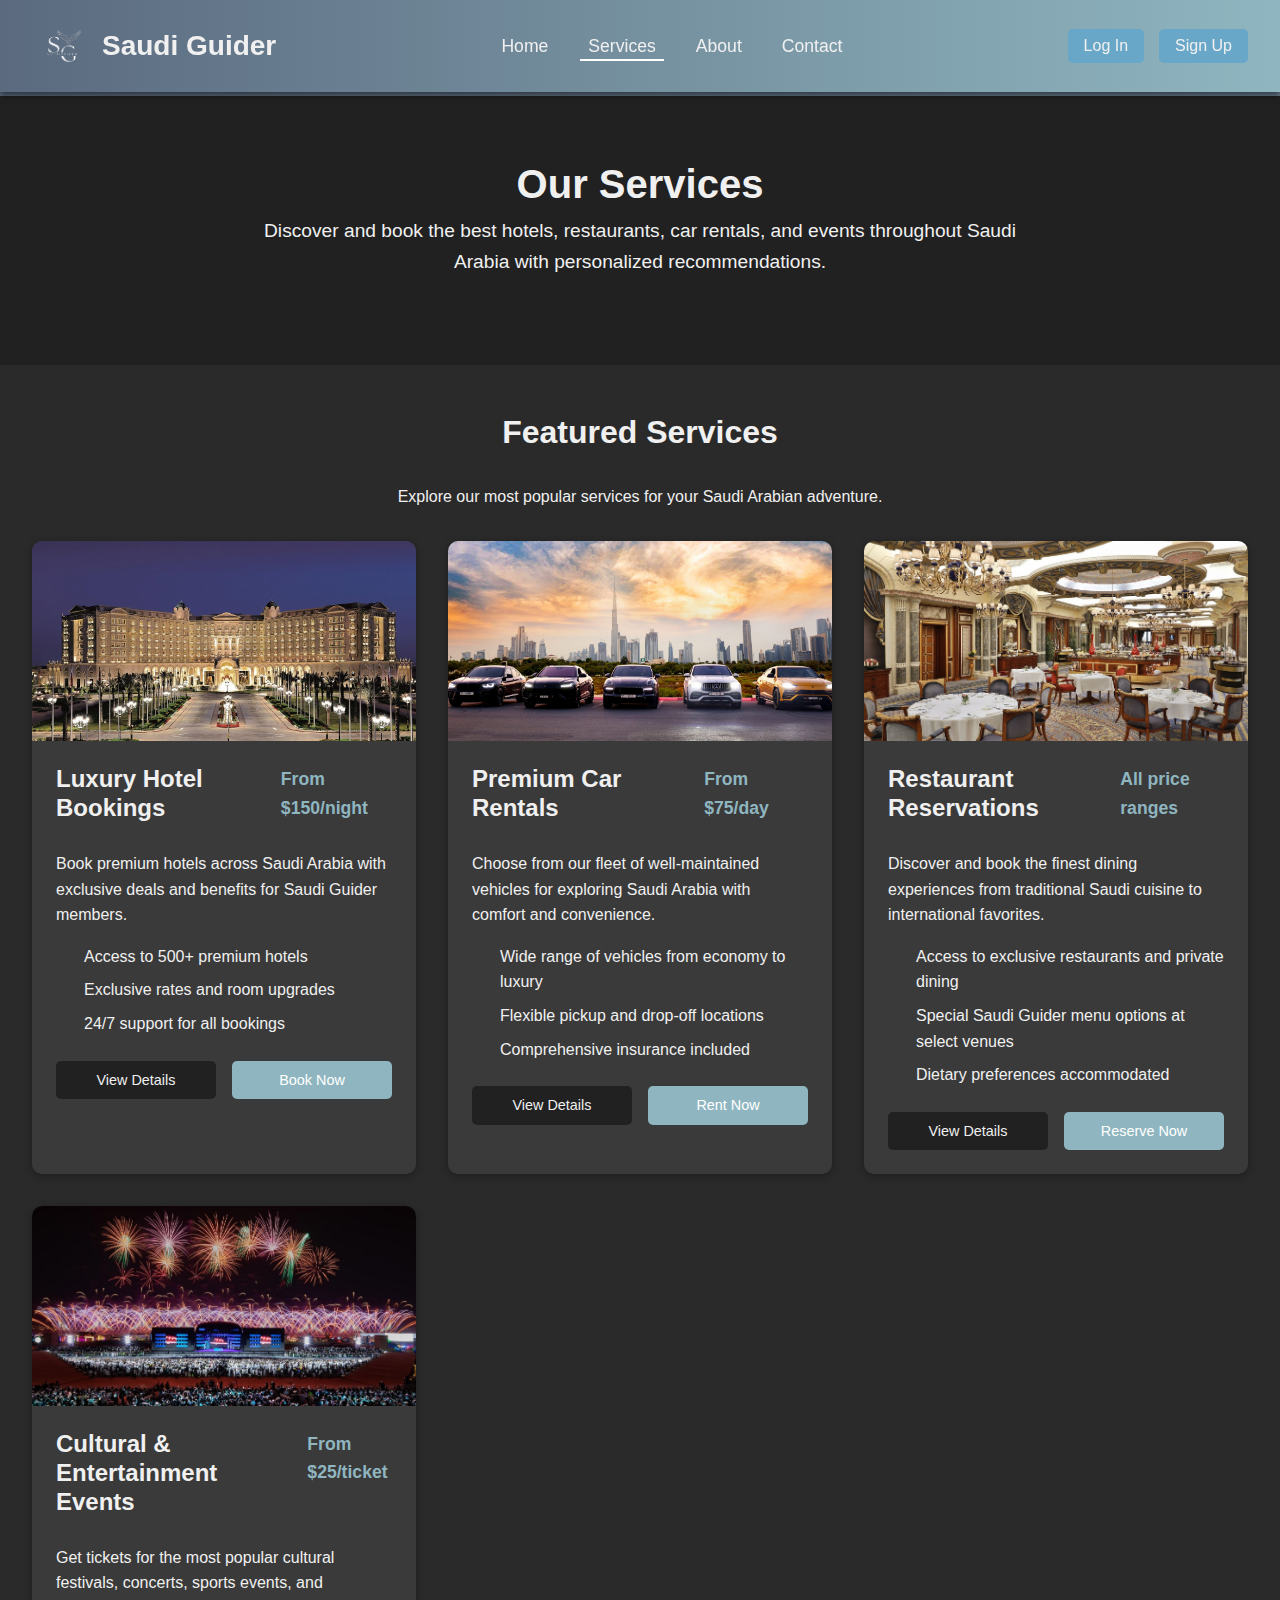
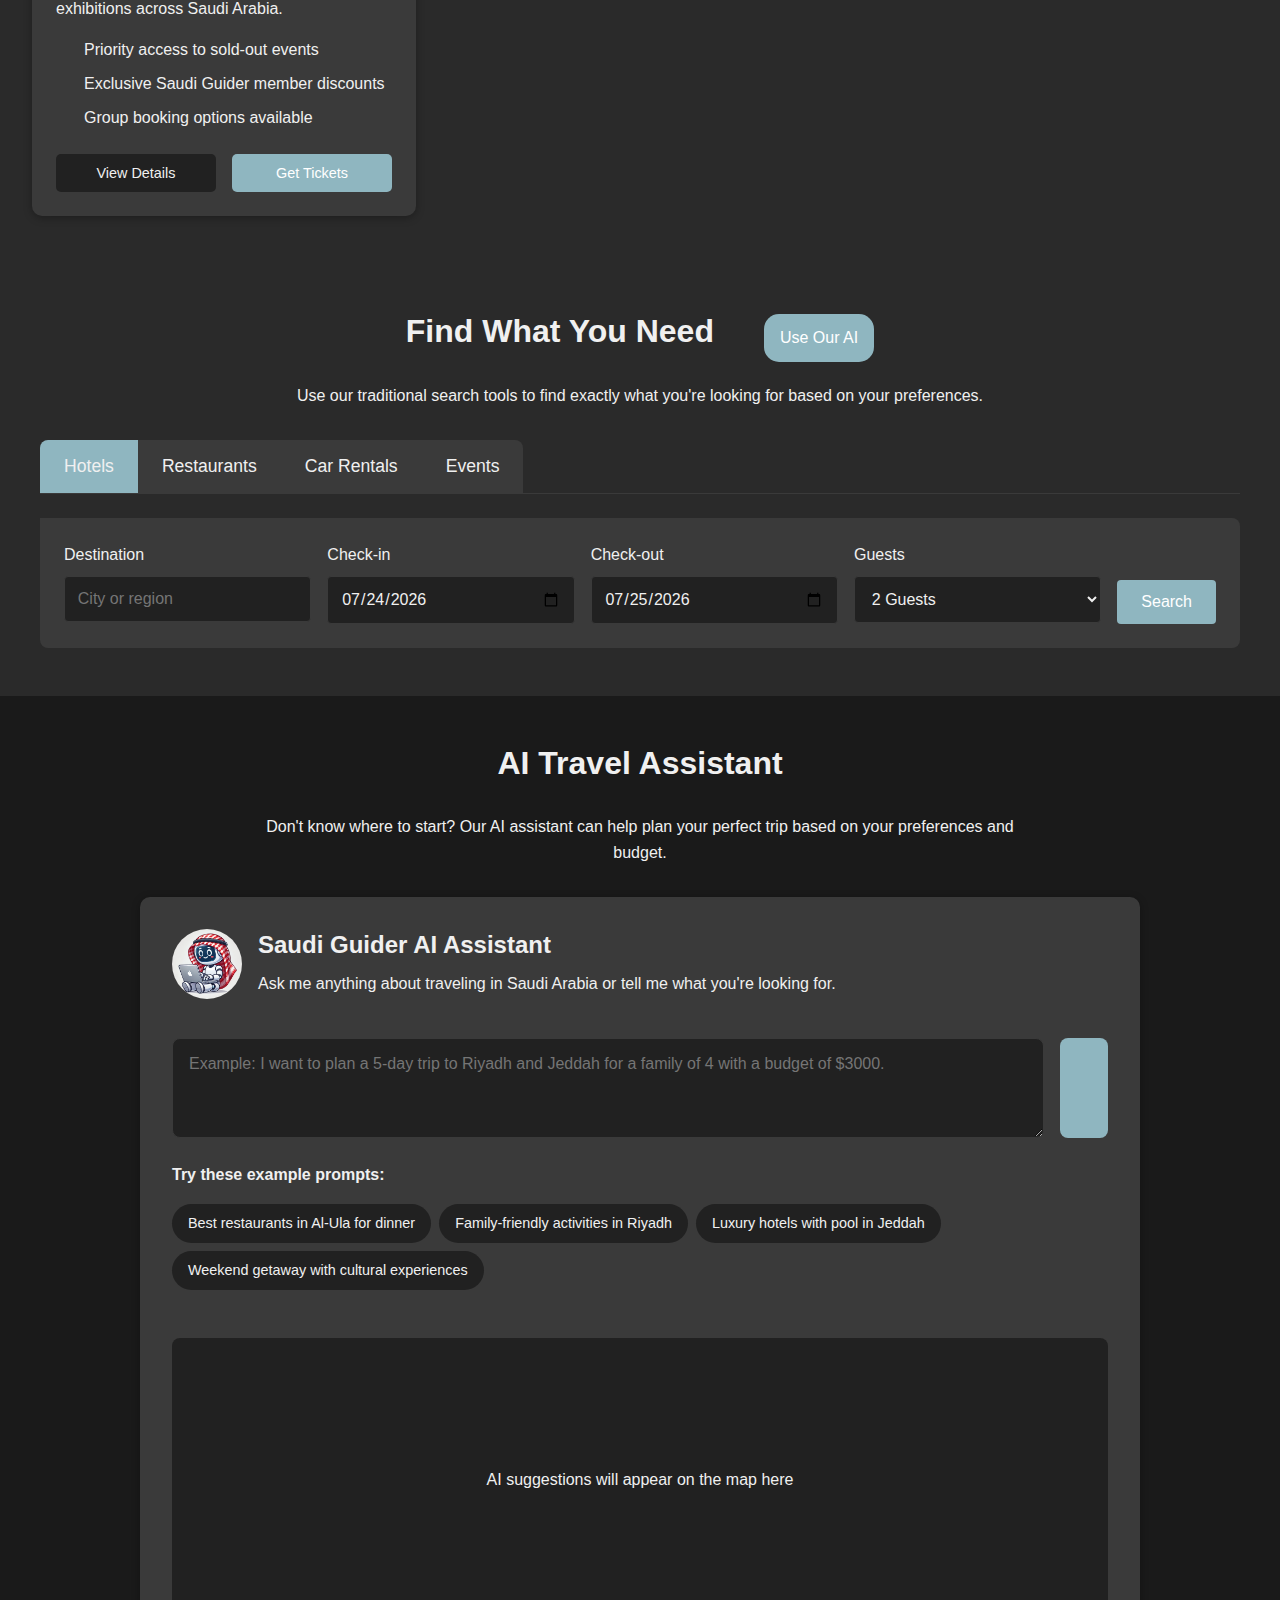
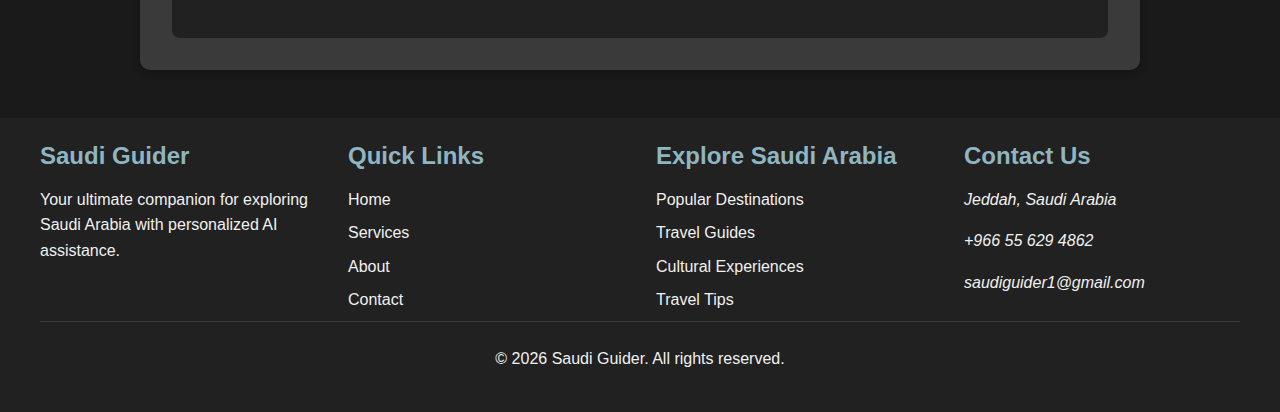
<file: Services.html>
<!DOCTYPE html>
<html lang="en">
  <head>
    <meta charset="UTF-8" />
    <meta name="viewport" content="width=device-width, initial-scale=1.0" />
    <meta
      name="description"
      content="Book hotels, restaurants, car rentals, and events across Saudi Arabia with Saudi Guider."
    />
    <title>Our Services - Saudi Guider</title>
    <link rel="icon" type="image/x-icon" href="./images/S_NoBack_500x500.png" />
    <link rel="preconnect" href="https://cdnjs.cloudflare.com" />
    <link
      rel="stylesheet"
      href="https://cdnjs.cloudflare.com/ajax/libs/font-awesome/6.4.0/css/all.min.css"
      integrity="sha512-iecdLmaskl7CVkqkXNQ/ZH/XLlvWZOJyj7Yy7tcenmpD1ypASozpmT/E0iPtmFIB46ZmdtAc9eNBvH0H/ZpiBw=="
      crossorigin="anonymous"
      referrerpolicy="no-referrer"
    />
    <style>
      :root {
        --primary: #5b6a7f;
        --secondary: #8fb6c0;
        --secondary-dark: #4c8ba9;
        --light: #f0f0f0;
        --dark: #212121;
        --dark-gray: #2a2a2a;
        --darker-gray: #1a1a1a;
        --medium-gray: #3a3a3a;
        --border-gray: #3a3a3a;
        --font-main: "Segoe UI", Tahoma, Geneva, Verdana, sans-serif;
        --transition-speed: 0.3s;
        --box-shadow: 0 4px 6px rgba(0, 0, 0, 0.5);
        --card-shadow: 0 2px 8px rgba(0, 0, 0, 0.3);
        --feature-shadow: 0 5px 15px rgba(0, 0, 0, 0.3);
      }

      /* CSS Reset */
      * {
        box-sizing: border-box;
        margin: 0;
        padding: 0;
      }

      html {
        scroll-behavior: smooth;
      }

      /* Base Styles */
      body {
        font-family: var(--font-main);
        background: linear-gradient(135deg, var(--primary), var(--secondary));
        color: var(--light);
        line-height: 1.6;
        min-height: 100vh;
        display: flex;
        flex-direction: column;
      }

      main {
        flex: 1;
        padding-top: 6rem;
      }

      img {
        max-width: 100%;
        height: auto;
        display: block;
      }

      /* Typography */
      h1,
      h2,
      h3 {
        line-height: 1.2;
        margin-bottom: 0.5em;
      }

      h1 {
        font-size: 2.5rem;
      }

      h2 {
        font-size: 2rem;
      }

      h3 {
        font-size: 1.5rem;
      }

      p {
        margin-bottom: 1rem;
      }

      /* Focus States */
      a:focus,
      button:focus,
      input:focus,
      select:focus {
        outline: 2px solid var(--light);
        outline-offset: 2px;
      }

      /* Header */
      header {
        background: linear-gradient(90deg, var(--primary), var(--secondary));
        color: var(--light);
        display: flex;
        justify-content: space-between;
        align-items: center;
        padding: 1rem 2rem;
        position: fixed;
        top: 0;
        left: 0;
        width: 100%;
        z-index: 1000;
        box-shadow: var(--box-shadow);
      }

      .logo {
        display: flex;
        align-items: center;
      }

      .logo img {
        width: 60px;
        margin-right: 10px;
      }

      .logo a {
        font-size: 1.75rem;
        font-weight: bold;
        text-decoration: none;
        color: var(--light);
      }

      /* Navigation */
      nav ul {
        display: flex;
        gap: 1.5rem;
        list-style: none;
      }

      nav a {
        color: var(--light);
        text-decoration: none;
        font-size: 1.1rem;
        transition: color var(--transition-speed) ease;
        padding: 0.5rem;
      }

      nav a:hover,
      nav a:focus {
        color: #ffffff;
      }

      nav a.active {
        border-bottom: 2px solid #ffffff;
        padding-bottom: 3px;
      }

      /* Auth Buttons */
      .auth-buttons {
        display: flex;
        gap: 15px;
      }

      .auth-buttons button {
        background-color: #69a7c8;
        border: none;
        color: var(--light);
        padding: 0.5rem 1rem;
        border-radius: 5px;
        font-size: 1rem;
        cursor: pointer;
        text-decoration: none;
        transition: background-color var(--transition-speed) ease;
      }

      .auth-buttons button:hover,
      .auth-buttons button:focus {
        background-color: #4c8ba9;
      }

      /* Mobile Nav Toggle */
      .mobile-nav-toggle {
        display: none;
        background: transparent;
        border: none;
        color: var(--light);
        font-size: 1.5rem;
        cursor: pointer;
        padding: 0.5rem;
      }

      #results-container .view-result-btn {
        display: none !important;
      }

      /* Hero Section */
      .services-hero {
        padding: 4rem 2rem;
        background-color: var(--dark);
        text-align: center;
        display: flex;
        flex-direction: column;
        align-items: center;
      }

      .services-hero h1 {
        margin-bottom: 0.5rem;
      }

      .services-hero p {
        font-size: 1.2rem;
        margin-bottom: 1.5rem;
        max-width: 800px;
      }

      /* Sections */
      .section {
        padding: 3rem 2rem;
      }

      .section-title {
        text-align: center;
        margin-bottom: 2rem;
      }

      .section-text {
        max-width: 800px;
        margin: 0 auto 2rem;
        text-align: center;
      }

      /* Search Section */
      .search-section {
        background-color: var(--dark-gray);
      }

      .search-container {
        max-width: 1200px;
        margin: 0 auto;
        display: flex;
        flex-direction: column;
        gap: 1.5rem;
      }

      .search-tabs {
        display: flex;
        border-bottom: 1px solid var(--border-gray);
      }

      .search-tab {
        padding: 1rem 1.5rem;
        background: var(--medium-gray);
        border: none;
        cursor: pointer;
        color: var(--light);
        font-size: 1.1rem;
        transition: background-color var(--transition-speed);
      }

      .search-tab:first-child {
        border-top-left-radius: 8px;
      }

      .search-tab:last-child {
        border-top-right-radius: 8px;
      }

      .search-tab.active {
        background: var(--secondary);
      }

      .search-tab:hover {
        background: var(--secondary-dark);
      }

      .search-form {
        display: flex;
        flex-wrap: wrap;
        gap: 1rem;
        padding: 1.5rem;
        background: var(--medium-gray);
        border-radius: 0 8px 8px 8px;
      }

      .form-group {
        flex: 1;
        min-width: 200px;
      }

      .form-group label {
        display: block;
        margin-bottom: 0.5rem;
      }

      .form-group input,
      .form-group select {
        width: 100%;
        padding: 0.8rem;
        border: 1px solid var(--border-gray);
        border-radius: 4px;
        background-color: var(--dark);
        color: var(--light);
        font-family: inherit;
        font-size: inherit;
      }

      .search-button {
        background-color: var(--secondary);
        color: white;
        border: none;
        padding: 0.8rem 1.5rem;
        border-radius: 4px;
        cursor: pointer;
        font-size: 1rem;
        transition: background-color var(--transition-speed);
        align-self: flex-end;
      }

      .search-button:hover {
        background-color: var(--secondary-dark);
      }

      /* Search Results */
      .search-results {
        display: none;
        background-color: var(--medium-gray);
        border-radius: 8px;
        padding: 2rem;
        margin-top: 1rem;
      }

      .search-results.active {
        display: block;
      }

      .results-grid {
        display: grid;
        grid-template-columns: repeat(auto-fill, minmax(300px, 1fr));
        gap: 1.5rem;
        margin-top: 1.5rem;
      }

      .result-item {
        background-color: var(--dark);
        border-radius: 8px;
        padding: 1rem;
        transition: transform var(--transition-speed);
      }

      .result-item:hover {
        transform: translateY(-5px);
      }

      .result-image {
        height: 180px;
        overflow: hidden;
        border-radius: 6px;
        margin-bottom: 1rem;
      }

      .result-image img {
        width: 100%;
        height: 100%;
        object-fit: cover;
        transition: transform var(--transition-speed);
      }

      .result-item:hover .result-image img {
        transform: scale(1.05);
      }

      .result-rating {
        color: #ffd700;
        margin: 0.5rem 0;
      }

      .result-price {
        font-weight: bold;
        color: var(--secondary);
        margin: 0.5rem 0;
      }

      .result-actions {
        display: flex;
        gap: 1rem;
        margin-top: 1rem;
      }

      .result-button {
        padding: 0.7rem 1rem;
        border-radius: 5px;
        border: none;
        cursor: pointer;
        font-size: 0.9rem;
        transition: all var(--transition-speed);
        flex: 1;
        text-align: center;
        font-weight: 600;
      }

      .result-button.view-result-btn {
        background-color: var(--dark);
        color: var(--light);
        border: 1px solid var(--secondary);
      }

      .result-button.view-result-btn:hover {
        background-color: var(--border-gray);
      }

      .result-button.book-result-btn {
        background-color: var(--secondary);
        color: white;
      }

      .result-button.book-result-btn:hover {
        background-color: var(--secondary-dark);
      }

      .no-results-message {
        text-align: center;
        padding: 2rem;
        color: var(--light);
        background: var(--medium-gray);
        border-radius: 8px;
        margin: 1rem 0;
      }

      .no-results-message i {
        font-size: 3rem;
        color: var(--secondary);
        margin-bottom: 1rem;
      }

      .no-results-message h4 {
        margin-bottom: 0.5rem;
      }

      .no-results-message p {
        opacity: 0.8;
      }
      .section-flex {
        display: flex;
        align-items: center;
        justify-content: center; /* Vertically centers items */
        gap: 50px; /* Adds space between title & button */
      }
      .Aibutton {
        padding: 0.7rem 1rem;
        background-color: var(--secondary);
        color: white;
        border-radius: 15px;
        margin-bottom: 20px;
        text-decoration: none;
      }
      .Aibutton:hover {
        cursor: pointer;
        background-color: var(--secondary-dark);
        transition: background-color var(--transition-speed);
      }
      /* AI Assistant */
      .ai-assistant {
        background-color: var(--darker-gray);
        padding: 3rem 2rem;
      }

      .ai-container {
        max-width: 1000px;
        margin: 0 auto;
        background-color: var(--medium-gray);
        border-radius: 10px;
        padding: 2rem;
        box-shadow: var(--card-shadow);
      }

      .ai-header {
        display: flex;
        align-items: center;
        margin-bottom: 1.5rem;
      }

      .ai-icon {
        font-size: 2.5rem;
        color: var(--secondary);
        margin-right: 1rem;
      }

      .ai-content {
        display: flex;
        flex-direction: column;
        gap: 1.5rem;
      }

      .ai-input {
        display: flex;
        gap: 1rem;
      }

      .ai-input textarea {
        flex: 1;
        min-height: 100px;
        padding: 1rem;
        border-radius: 8px;
        border: 1px solid var(--border-gray);
        background-color: var(--dark);
        color: var(--light);
        resize: vertical;
        font-family: inherit;
        font-size: inherit;
      }

      .ai-submit {
        background-color: var(--secondary);
        color: white;
        border: none;
        padding: 0 1.5rem;
        border-radius: 8px;
        cursor: pointer;
        font-size: 1rem;
        transition: background-color var(--transition-speed);
      }

      .ai-submit:hover {
        background-color: var(--secondary-dark);
      }

      .ai-example-prompts {
        display: flex;
        flex-wrap: wrap;
        gap: 0.5rem;
        margin-top: 1rem;
      }

      .example-prompt {
        background-color: var(--dark);
        color: var(--light);
        padding: 0.5rem 1rem;
        border-radius: 20px;
        font-size: 0.9rem;
        cursor: pointer;
        transition: background-color var(--transition-speed);
      }

      .example-prompt:hover {
        background-color: var(--secondary);
      }

      /* AI Results */
      .ai-results {
        display: none;
        background-color: var(--dark);
        border-radius: 8px;
        padding: 1.5rem;
        margin-top: 1rem;
      }

      .ai-results.active {
        display: block;
      }

      .ai-loading {
        display: flex;
        justify-content: center;
        align-items: center;
        padding: 2rem;
      }

      .ai-loading i {
        font-size: 2rem;
        color: var(--secondary);
        animation: spin 1s linear infinite;
      }

      .ai-response {
        line-height: 1.6;
      }

      .ai-response h3 {
        color: var(--secondary);
        margin-bottom: 1rem;
      }

      .ai-response ul {
        margin-left: 1.5rem;
        margin-bottom: 1.5rem;
      }

      .ai-response li {
        margin-bottom: 0.5rem;
      }

      .ai-actions {
        display: flex;
        gap: 1rem;
        margin-top: 1.5rem;
      }

      .ai-action-btn {
        padding: 0.7rem 1.5rem;
        border-radius: 5px;
        border: none;
        cursor: pointer;
        font-size: 0.9rem;
        font-weight: 600;
        transition: all var(--transition-speed);
        text-align: center;
      }

      .ai-action-btn.primary {
        background-color: var(--secondary);
        color: white;
      }

      .ai-action-btn.primary:hover {
        background-color: var(--secondary-dark);
      }

      .ai-action-btn.secondary {
        background-color: var(--dark);
        color: var(--light);
        border: 1px solid var(--secondary);
      }

      .ai-action-btn.secondary:hover {
        background-color: var(--border-gray);
      }

      @keyframes spin {
        0% {
          transform: rotate(0deg);
        }
        100% {
          transform: rotate(360deg);
        }
      }

      /* Map Container */
      .map-container {
        width: 100%;
        height: 300px;
        background-color: var(--dark);
        border-radius: 8px;
        margin-top: 1.5rem;
        overflow: hidden;
      }

      .map-placeholder {
        width: 100%;
        height: 100%;
        display: flex;
        justify-content: center;
        align-items: center;
        background-color: var(--dark);
        color: var(--light);
      }

      /* Service Categories */
      .service-categories {
        background-color: var(--dark-gray);
      }

      .category-container {
        max-width: 1500px;
        margin: 0 auto;
      }

      /* Service Cards */
      .service-cards {
        display: grid;
        grid-template-columns: repeat(auto-fill, minmax(340px, 1fr));
        gap: 2rem;
        justify-content: center;
      }

      .service-card {
        background-color: var(--medium-gray);
        border-radius: 10px;
        overflow: hidden;
        box-shadow: var(--card-shadow);
        transition: transform var(--transition-speed);
      }

      .service-card:hover {
        transform: translateY(-5px);
      }

      .service-card-image {
        height: 200px;
        overflow: hidden;
      }

      .service-card-image img {
        width: 100%;
        height: 100%;
        object-fit: cover;
        transition: transform var(--transition-speed);
      }

      .service-card:hover .service-card-image img {
        transform: scale(1.05);
      }

      .service-card-content {
        padding: 1.5rem;
      }

      .service-card-title {
        display: flex;
        justify-content: space-between;
        align-items: flex-start;
        margin-bottom: 1rem;
      }

      .service-price {
        color: var(--secondary);
        font-weight: bold;
        font-size: 1.1rem;
        padding-left: 10px;
      }

      .service-features {
        list-style: none;
        margin: 1rem 0;
      }

      .service-features li {
        margin-bottom: 0.5rem;
        display: flex;
        align-items: center;
      }

      .service-features i {
        color: var(--secondary);
        margin-right: 0.5rem;
        min-width: 20px;
        text-align: center;
      }

      .service-card-actions {
        display: flex;
        gap: 1rem;
        margin-top: 1.5rem;
      }

      .view-details-btn,
      .book-now-btn {
        padding: 0.7rem 1rem;
        border-radius: 5px;
        border: none;
        cursor: pointer;
        font-size: 0.9rem;
        text-align: center;
        flex: 1;
        transition: all var(--transition-speed);
      }

      .view-details-btn {
        background-color: var(--dark);
        color: var(--light);
      }

      .view-details-btn:hover {
        background-color: var(--border-gray);
      }

      .book-now-btn {
        background-color: var(--secondary);
        color: white;
      }

      .book-now-btn:hover {
        background-color: var(--secondary-dark);
      }

      /* Modal */
      .modal {
        display: none;
        position: fixed;
        top: 0;
        left: 0;
        width: 100%;
        height: 100%;
        background-color: rgba(0, 0, 0, 0.7);
        z-index: 2000;
        overflow: auto;
        justify-content: center;
        align-items: center;
        padding: 2rem;
      }

      .modal-content {
        background-color: var(--dark-gray);
        border-radius: 10px;
        max-width: 800px;
        width: 90%;
        position: relative;
        animation: modalFadeIn 0.3s;
      }

      @keyframes modalFadeIn {
        from {
          opacity: 0;
          transform: translateY(-50px);
        }
        to {
          opacity: 1;
          transform: translateY(0);
        }
      }

      .modal-header {
        padding: 1.5rem;
        border-bottom: 1px solid var(--border-gray);
        display: flex;
        justify-content: space-between;
        align-items: center;
      }

      .modal-title {
        margin: 0;
      }

      .close-modal {
        background: transparent;
        border: none;
        color: var(--light);
        font-size: 1.5rem;
        cursor: pointer;
        padding: 0.5rem;
      }

      .modal-body {
        padding: 1.5rem;
        display: flex;
        flex-direction: column;
        gap: 1.5rem;
      }

      .modal-image-gallery {
        display: flex;
        gap: 1rem;
        margin-bottom: 1rem;
        overflow-x: auto;
        padding-bottom: 1rem;
      }

      .modal-image-gallery img {
        width: 150px;
        height: 100px;
        object-fit: cover;
        border-radius: 5px;
        cursor: pointer;
        transition: all var(--transition-speed);
      }

      .modal-image-gallery img:hover {
        transform: scale(1.05);
      }

      .modal-details {
        display: flex;
        flex-wrap: wrap;
        gap: 2rem;
      }

      .modal-info {
        flex: 1;
        min-width: 300px;
      }

      .modal-features {
        flex: 1;
        min-width: 300px;
      }

      .detail-list {
        list-style: none;
      }

      .detail-list li {
        margin-bottom: 0.8rem;
        display: flex;
        align-items: flex-start;
      }

      .detail-list i {
        color: var(--secondary);
        margin-right: 0.5rem;
        min-width: 20px;
        text-align: center;
      }

      .modal-footer {
        padding: 1.5rem;
        border-top: 1px solid var(--border-gray);
        display: flex;
        justify-content: flex-end;
        gap: 1rem;
      }

      .modal-footer button {
        background-color: var(--secondary);
        color: white;
        padding: 0.7rem 1rem;
        border-radius: 5px;
        border: none;
        cursor: pointer;
        font-size: 0.9rem;
        text-align: center;
        transition: background-color var(--transition-speed);
      }

      .modal-footer button:hover {
        background-color: var(--secondary-dark);
      }

      /* Footer */
      footer {
        text-align: center;
        padding: 1.5rem;
        background-color: var(--dark);
        color: var(--light);
      }

      .footer-content {
        display: grid;
        grid-template-columns: repeat(auto-fit, minmax(250px, 1fr));
        gap: 2rem;
        margin-bottom: 1.5rem;
        text-align: left;
        max-width: 1200px;
        margin: 0 auto;
      }

      .footer-section h3 {
        margin-bottom: 1rem;
        color: var(--secondary);
      }

      .footer-section ul {
        list-style: none;
      }

      .footer-section ul li {
        margin-bottom: 0.5rem;
      }

      .footer-section a {
        color: var(--light);
        text-decoration: none;
        transition: color var(--transition-speed);
      }

      .footer-section a:hover,
      .footer-section a:focus {
        color: var(--secondary);
        text-decoration: underline;
      }

      .social-icons {
        display: flex;
        gap: 1rem;
        margin-top: 1rem;
      }

      .social-icons a {
        color: var(--light);
        font-size: 1.5rem;
        transition: color var(--transition-speed);
      }

      .social-icons a:hover,
      .social-icons a:focus {
        color: var(--secondary);
      }

      .footer-bottom {
        border-top: 1px solid var(--border-gray);
        padding-top: 1.5rem;
        max-width: 1200px;
        margin: 0 auto;
      }

      /* Login Message Styling */
      .login-message {
        position: fixed;
        top: 0;
        left: 0;
        width: 100%;
        height: 100%;
        background-color: rgba(0, 0, 0, 0.7);
        display: flex;
        justify-content: center;
        align-items: center;
        z-index: 3000;
      }

      .login-message-content {
        background-color: var(--dark-gray);
        padding: 2rem;
        border-radius: 8px;
        text-align: center;
        max-width: 400px;
        width: 90%;
      }

      .login-message p {
        margin-bottom: 1.5rem;
        font-size: 1.1rem;
      }

      .login-redirect-btn {
        background-color: var(--secondary);
        color: white;
        border: none;
        padding: 0.8rem 1.5rem;
        border-radius: 5px;
        cursor: pointer;
        font-size: 1rem;
        transition: background-color var(--transition-speed);
      }

      .login-redirect-btn:hover {
        background-color: var(--secondary-dark);
      }

      /* Coming Soon Message */
      .coming-soon-message {
        position: fixed;
        bottom: 20px;
        left: 50%;
        transform: translateX(-50%);
        background-color: var(--secondary);
        color: white;
        padding: 1rem 2rem;
        border-radius: 5px;
        z-index: 3000;
        animation: fadeInOut 3s ease-in-out;
      }

      @keyframes fadeInOut {
        0% {
          opacity: 0;
        }
        20% {
          opacity: 1;
        }
        80% {
          opacity: 1;
        }
        100% {
          opacity: 0;
        }
      }

      /* Responsive Design */
      @media (max-width: 992px) {
        .service-cards {
          grid-template-columns: repeat(auto-fill, minmax(300px, 1fr));
        }
      }

      @media (max-width: 768px) {
        header {
          padding: 1rem;
        }

        .mobile-nav-toggle {
          display: block;
        }

        nav {
          position: fixed;
          top: 80px;
          left: -100%;
          width: 100%;
          background-color: var(--dark);
          height: calc(100vh - 80px);
          transition: left var(--transition-speed) ease;
          z-index: 999;
          padding: 2rem;
        }

        nav.active {
          left: 0;
        }

        nav ul {
          flex-direction: column;
          align-items: center;
        }

        .auth-buttons {
          margin-right: 1rem;
        }

        .section {
          padding: 2rem 1rem;
        }

        .services-hero {
          padding: 3rem 1rem;
        }

        .services-hero h1 {
          font-size: 2rem;
        }

        .search-tabs {
          overflow-x: auto;
          width: 100%;
          padding-bottom: 0.5rem;
        }

        .search-tab {
          white-space: nowrap;
          padding: 0.8rem 1rem;
        }

        .modal-content {
          width: 95%;
        }

        .modal-image-gallery img {
          width: 120px;
          height: 80px;
        }

        .ai-input {
          flex-direction: column;
        }

        .ai-submit {
          padding: 0.8rem;
          width: 100%;
        }
      }

      @media (max-width: 480px) {
        .logo a {
          font-size: 1.5rem;
        }

        .logo img {
          width: 40px;
        }

        .auth-button {
          padding: 0.4rem 0.8rem;
          font-size: 0.9rem;
        }

        .services-hero h1 {
          font-size: 1.8rem;
        }

        .section-title {
          font-size: 1.8rem;
        }

        .search-form {
          padding: 1rem;
        }

        .ai-header {
          flex-direction: column;
          text-align: center;
        }

        .ai-icon {
          margin-right: 0;
          margin-bottom: 1rem;
        }

        .service-card {
          width: 100%;
        }

        .ai-actions {
          flex-direction: column;
        }

        .result-actions {
          flex-direction: column;
        }

        .result-button {
          width: 100%;
        }
      }
    </style>
  </head>
  <body>
    <header>
      <div class="logo">
        <img
          src="./images/S_NoBack_500x500.png"
          alt="Saudi Guider logo"
          width="60"
          height="60"
          loading="lazy"
        />
        <a href="index.html" aria-label="Go to Saudi Guider Home"
          >Saudi Guider</a
        >
      </div>

      <button
        class="mobile-nav-toggle"
        aria-label="Toggle navigation menu"
        aria-expanded="false"
        aria-controls="main-nav"
      >
        <i class="fas fa-bars"></i>
      </button>

      <nav id="main-nav" aria-label="Main navigation">
        <ul>
          <li><a href="index.html">Home</a></li>
          <li>
            <a href="services.html" class="active" aria-current="page"
              >Services</a
            >
          </li>
          <li><a href="about.html">About</a></li>
          <li><a href="contact.html">Contact</a></li>
        </ul>
      </nav>

      <div class="auth-buttons">
        <button onclick="window.location.href='login.html'" aria-label="Log in">
          <i class="fas fa-sign-in-alt"></i> Log In
        </button>
        <button
          onclick="window.location.href='signup.html'"
          aria-label="Sign up"
        >
          <i class="fas fa-user-plus"></i> Sign Up
        </button>
      </div>
    </header>

    <main id="main-content">
      <section class="services-hero" aria-labelledby="services-title">
        <h1 id="services-title">Our Services</h1>
        <p>
          Discover and book the best hotels, restaurants, car rentals, and
          events throughout Saudi Arabia with personalized recommendations.
        </p>
      </section>

      <section
        class="service-categories section"
        aria-labelledby="categories-title"
      >
        <h2 id="categories-title" class="section-title">Featured Services</h2>
        <p class="section-text">
          Explore our most popular services for your Saudi Arabian adventure.
        </p>

        <div class="category-container">
          <div class="service-cards">
            <!-- Hotel Card -->
            <div class="service-card">
              <div class="service-card-image">
                <img
                  src="./images/hotel-exterior.jpg"
                  alt="Luxury Hotel Room"
                  loading="lazy"
                />
              </div>
              <div class="service-card-content">
                <div class="service-card-title">
                  <h3>Luxury Hotel Bookings</h3>
                  <span class="service-price">From $150/night</span>
                </div>
                <p>
                  Book premium hotels across Saudi Arabia with exclusive deals
                  and benefits for Saudi Guider members.
                </p>
                <ul class="service-features">
                  <li>
                    <i class="fas fa-check"></i> Access to 500+ premium hotels
                  </li>
                  <li>
                    <i class="fas fa-check"></i> Exclusive rates and room
                    upgrades
                  </li>
                  <li>
                    <i class="fas fa-check"></i> 24/7 support for all bookings
                  </li>
                </ul>
                <div class="service-card-actions">
                  <button
                    class="view-details-btn"
                    data-service="hotel"
                    aria-label="View details for luxury hotel bookings"
                  >
                    View Details
                  </button>
                  <button
                    class="book-now-btn"
                    aria-label="Book a luxury hotel now"
                  >
                    Book Now
                  </button>
                </div>
              </div>
            </div>

            <!-- Car Rental Card -->
            <div class="service-card">
              <div class="service-card-image">
                <img
                  src="./images/Rent-Luxury-Cars-in-Dubai-1-scaled.jpg"
                  alt="Luxury SUV Rental"
                  loading="lazy"
                />
              </div>
              <div class="service-card-content">
                <div class="service-card-title">
                  <h3>Premium Car Rentals</h3>
                  <span class="service-price">From $75/day</span>
                </div>
                <p>
                  Choose from our fleet of well-maintained vehicles for
                  exploring Saudi Arabia with comfort and convenience.
                </p>
                <ul class="service-features">
                  <li>
                    <i class="fas fa-check"></i> Wide range of vehicles from
                    economy to luxury
                  </li>
                  <li>
                    <i class="fas fa-check"></i> Flexible pickup and drop-off
                    locations
                  </li>
                  <li>
                    <i class="fas fa-check"></i> Comprehensive insurance
                    included
                  </li>
                </ul>
                <div class="service-card-actions">
                  <button
                    class="view-details-btn"
                    data-service="car"
                    aria-label="View details for premium car rentals"
                  >
                    View Details
                  </button>
                  <button class="book-now-btn" aria-label="Rent a car now">
                    Rent Now
                  </button>
                </div>
              </div>
            </div>

            <!-- Restaurant Card -->
            <div class="service-card">
              <div class="service-card-image">
                <img
                  src="./images/reyhana.jpg"
                  alt="Fine Dining Restaurant"
                  loading="lazy"
                />
              </div>
              <div class="service-card-content">
                <div class="service-card-title">
                  <h3>Restaurant Reservations</h3>
                  <span class="service-price">All price ranges</span>
                </div>
                <p>
                  Discover and book the finest dining experiences from
                  traditional Saudi cuisine to international favorites.
                </p>
                <ul class="service-features">
                  <li>
                    <i class="fas fa-check"></i> Access to exclusive restaurants
                    and private dining
                  </li>
                  <li>
                    <i class="fas fa-check"></i> Special Saudi Guider menu
                    options at select venues
                  </li>
                  <li>
                    <i class="fas fa-check"></i> Dietary preferences
                    accommodated
                  </li>
                </ul>
                <div class="service-card-actions">
                  <button
                    class="view-details-btn"
                    data-service="restaurant"
                    aria-label="View details for restaurant reservations"
                  >
                    View Details
                  </button>
                  <button
                    class="book-now-btn"
                    aria-label="Book a restaurant now"
                  >
                    Reserve Now
                  </button>
                </div>
              </div>
            </div>

            <!-- Event Card -->
            <div class="service-card">
              <div class="service-card-image">
                <img
                  src="./images/2-your-ultimate-guide-to-riyadh-season-2023.jpg"
                  alt="Cultural Festival Event"
                  loading="lazy"
                />
              </div>
              <div class="service-card-content">
                <div class="service-card-title">
                  <h3>Cultural & Entertainment Events</h3>
                  <span class="service-price">From $25/ticket</span>
                </div>
                <p>
                  Get tickets for the most popular cultural festivals, concerts,
                  sports events, and exhibitions across Saudi Arabia.
                </p>
                <ul class="service-features">
                  <li>
                    <i class="fas fa-check"></i> Priority access to sold-out
                    events
                  </li>
                  <li>
                    <i class="fas fa-check"></i> Exclusive Saudi Guider member
                    discounts
                  </li>
                  <li>
                    <i class="fas fa-check"></i> Group booking options available
                  </li>
                </ul>
                <div class="service-card-actions">
                  <button
                    class="view-details-btn"
                    data-service="event"
                    aria-label="View details for cultural and entertainment events"
                  >
                    View Details
                  </button>
                  <button
                    class="book-now-btn"
                    aria-label="Book event tickets now"
                  >
                    Get Tickets
                  </button>
                </div>
              </div>
            </div>
          </div>
        </div>
      </section>

      <section
        class="search-section section"
        aria-labelledby="search-section-title"
      >
        <div class="section-flex">
          <h2 id="search-section-title" class="section-title">
            Find What You Need
          </h2>
          <a href="#ai" class="Aibutton">Use Our AI</a>
        </div>
        <p class="section-text">
          Use our traditional search tools to find exactly what you're looking
          for based on your preferences.
        </p>

        <div class="search-container">
          <div class="search-tabs" role="tablist">
            <button
              class="search-tab active"
              data-tab="hotels"
              role="tab"
              aria-selected="true"
              aria-controls="hotel-search"
            >
              <i class="fas fa-hotel"></i> Hotels
            </button>
            <button
              class="search-tab"
              data-tab="restaurants"
              role="tab"
              aria-selected="false"
              aria-controls="restaurant-search"
            >
              <i class="fas fa-utensils"></i> Restaurants
            </button>
            <button
              class="search-tab"
              data-tab="cars"
              role="tab"
              aria-selected="false"
              aria-controls="car-search"
            >
              <i class="fas fa-car"></i> Car Rentals
            </button>
            <button
              class="search-tab"
              data-tab="events"
              role="tab"
              aria-selected="false"
              aria-controls="event-search"
            >
              <i class="fas fa-ticket-alt"></i> Events
            </button>
          </div>

          <form
            class="search-form"
            id="hotel-search"
            role="tabpanel"
            aria-labelledby="hotels"
          >
            <div class="form-group">
              <label for="destination">Destination</label>
              <input
                type="text"
                id="destination"
                placeholder="City or region"
                required
                aria-required="true"
              />
            </div>
            <div class="form-group">
              <label for="check-in">Check-in</label>
              <input type="date" id="check-in" required aria-required="true" />
            </div>
            <div class="form-group">
              <label for="check-out">Check-out</label>
              <input type="date" id="check-out" required aria-required="true" />
            </div>
            <div class="form-group">
              <label for="guests">Guests</label>
              <select id="guests" required aria-required="true">
                <option value="1">1 Guest</option>
                <option value="2" selected>2 Guests</option>
                <option value="3">3 Guests</option>
                <option value="4">4 Guests</option>
                <option value="5">5+ Guests</option>
              </select>
            </div>
            <button type="submit" class="search-button">
              <i class="fas fa-search"></i> Search
            </button>
          </form>

          <div id="search-results" class="search-results">
            <h3>Search Results for <span id="search-location">Riyadh</span></h3>
            <p id="search-dates">
              Showing results for <span id="check-in-date">today</span> to
              <span id="check-out-date">tomorrow</span>
            </p>
            <div
              class="results-grid"
              id="results-container"
              role="region"
              aria-live="polite"
            >
              <!-- Results will be dynamically inserted here -->
            </div>
          </div>
        </div>
      </section>

      <section
        id="ai"
        class="ai-assistant section"
        aria-labelledby="ai-assistant-title"
      >
        <h2 id="ai-assistant-title" class="section-title">
          AI Travel Assistant
        </h2>
        <p class="section-text">
          Don't know where to start? Our AI assistant can help plan your perfect
          trip based on your preferences and budget.
        </p>

        <div class="ai-container">
          <div class="ai-header">
            <div class="ai-icon">
              <img
                src="./images/DALL·E 2025-03-23 06.35.39 - A cartoon-style robot wearing a traditional Saudi gutra (headscarf), sitting and working on a laptop. The robot has a friendly appearance and is focus.webp"
                style="
                  width: 70px;
                  height: 70px;
                  border-radius: 50px;
                  margin-bottom: 15px;
                "
              />
            </div>
            <div>
              <h3>Saudi Guider AI Assistant</h3>
              <p>
                Ask me anything about traveling in Saudi Arabia or tell me what
                you're looking for.
              </p>
            </div>
          </div>

          <div class="ai-content">
            <div class="ai-input">
              <textarea
                id="ai-query"
                placeholder="Example: I want to plan a 5-day trip to Riyadh and Jeddah for a family of 4 with a budget of $3000."
                aria-label="Enter your travel question or request"
              ></textarea>
              <button
                class="ai-submit"
                id="ai-submit-btn"
                aria-label="Submit your question"
              >
                <i class="fas fa-paper-plane"></i>
              </button>
            </div>

            <div>
              <p><strong>Try these example prompts:</strong></p>
              <div class="ai-example-prompts">
                <span class="example-prompt" tabindex="0" role="button">
                  Best restaurants in Al-Ula for dinner
                </span>
                <span class="example-prompt" tabindex="0" role="button">
                  Family-friendly activities in Riyadh
                </span>
                <span class="example-prompt" tabindex="0" role="button">
                  Luxury hotels with pool in Jeddah
                </span>
                <span class="example-prompt" tabindex="0" role="button">
                  Weekend getaway with cultural experiences
                </span>
              </div>
            </div>

            <div
              id="ai-results"
              class="ai-results"
              role="region"
              aria-live="polite"
            >
              <!-- AI results will be displayed here -->
            </div>

            <div class="map-container">
              <div class="map-placeholder">
                <p>AI suggestions will appear on the map here</p>
              </div>
            </div>
          </div>
        </div>
      </section>

      <!-- Service Detail Modals -->
      <!-- Hotel Details Modal -->
      <div
        id="hotelModal"
        class="modal"
        role="dialog"
        aria-modal="true"
        aria-labelledby="hotelModalTitle"
      >
        <div class="modal-content">
          <div class="modal-header">
            <h3 id="hotelModalTitle" class="modal-title">
              Luxury Hotel Bookings
            </h3>
            <button class="close-modal" aria-label="Close modal">
              &times;
            </button>
          </div>
          <div class="modal-body">
            <div class="modal-details">
              <div class="modal-info">
                <h4>Service Details</h4>
                <p>
                  Our hotel booking service provides access to the finest
                  accommodations across Saudi Arabia, from boutique hotels to
                  luxury resorts. With Saudi Guider, you'll enjoy exclusive
                  member rates and special amenities.
                </p>

                <h4>Price Information</h4>
                <ul class="detail-list">
                  <li>
                    <i class="fas fa-money-bill-wave"></i> Economy:
                    $80-150/night
                  </li>
                  <li>
                    <i class="fas fa-money-bill-wave"></i> Premium:
                    $150-300/night
                  </li>
                  <li>
                    <i class="fas fa-money-bill-wave"></i> Luxury:
                    $300-800+/night
                  </li>
                  <li>
                    <i class="fas fa-tag"></i> Members receive up to a 15%
                    discount
                  </li>
                </ul>
              </div>

              <div class="modal-features">
                <h4>Features & Benefits</h4>
                <ul class="detail-list">
                  <li>
                    <i class="fas fa-star"></i> Access to over 500 premium
                    hotels throughout Saudi Arabia
                  </li>
                  <li>
                    <i class="fas fa-star"></i> Best price guarantee and price
                    match policy
                  </li>
                  <li>
                    <i class="fas fa-star"></i> Exclusive room upgrades when
                    available
                  </li>
                  <li>
                    <i class="fas fa-star"></i> Special welcome amenities at
                    partner hotels
                  </li>
                  <li>
                    <i class="fas fa-star"></i> Flexible cancellation policies
                  </li>
                  <li>
                    <i class="fas fa-star"></i> 24/7 customer support for all
                    bookings
                  </li>
                  <li>
                    <i class="fas fa-star"></i> Earn loyalty points with every
                    booking
                  </li>
                </ul>
              </div>
            </div>
          </div>
          <div class="modal-footer">
            <button class="auth-button">Book Now</button>
          </div>
        </div>
      </div>

      <!-- Car Rental Details Modal -->
      <div
        id="carModal"
        class="modal"
        role="dialog"
        aria-modal="true"
        aria-labelledby="carModalTitle"
      >
        <div class="modal-content">
          <div class="modal-header">
            <h3 id="carModalTitle" class="modal-title">Premium Car Rentals</h3>
            <button class="close-modal" aria-label="Close modal">
              &times;
            </button>
          </div>
          <div class="modal-body">
            <div class="modal-details">
              <div class="modal-info">
                <h4>Service Details</h4>
                <p>
                  Our car rental service provides well-maintained vehicles from
                  trusted providers across Saudi Arabia. From economy cars to
                  luxury SUVs, we have options for every need and budget. All
                  rentals include comprehensive insurance.
                </p>

                <h4>Price Information</h4>
                <ul class="detail-list">
                  <li>
                    <i class="fas fa-money-bill-wave"></i> Economy: $40-75/day
                  </li>
                  <li>
                    <i class="fas fa-money-bill-wave"></i> Mid-size: $75-150/day
                  </li>
                  <li>
                    <i class="fas fa-money-bill-wave"></i> Luxury: $150-300+/day
                  </li>
                  <li>
                    <i class="fas fa-tag"></i> Weekly rental discounts up to 25%
                  </li>
                </ul>
              </div>

              <div class="modal-features">
                <h4>Features & Benefits</h4>
                <ul class="detail-list">
                  <li>
                    <i class="fas fa-star"></i> Wide range of vehicles from
                    economy to luxury
                  </li>
                  <li>
                    <i class="fas fa-star"></i> Flexible pickup and drop-off
                    locations
                  </li>
                  <li><i class="fas fa-star"></i> No hidden fees or charges</li>
                  <li>
                    <i class="fas fa-star"></i> Comprehensive insurance included
                  </li>
                  <li>
                    <i class="fas fa-star"></i> 24/7 roadside assistance
                    throughout Saudi Arabia
                  </li>
                  <li>
                    <i class="fas fa-star"></i> Optional GPS navigation and
                    child seats
                  </li>
                  <li>
                    <i class="fas fa-star"></i> Fuel options and mileage
                    packages available
                  </li>
                </ul>
              </div>
            </div>
          </div>
          <div class="modal-footer">
            <button class="auth-button">Rent Now</button>
          </div>
        </div>
      </div>

      <!-- Restaurant Details Modal -->
      <div
        id="restaurantModal"
        class="modal"
        role="dialog"
        aria-modal="true"
        aria-labelledby="restaurantModalTitle"
      >
        <div class="modal-content">
          <div class="modal-header">
            <h3 id="restaurantModalTitle" class="modal-title">
              Restaurant Reservations
            </h3>
            <button class="close-modal" aria-label="Close modal">
              &times;
            </button>
          </div>
          <div class="modal-body">
            <div class="modal-details">
              <div class="modal-info">
                <h4>Service Details</h4>
                <p>
                  Discover and book the best dining experiences across Saudi
                  Arabia with our restaurant reservation service. From authentic
                  Saudi cuisine to international fine dining, we help you secure
                  tables at the most popular and exclusive restaurants.
                </p>

                <h4>Price Information</h4>
                <ul class="detail-list">
                  <li>
                    <i class="fas fa-money-bill-wave"></i> Casual Dining: $15-40
                    per person
                  </li>
                  <li>
                    <i class="fas fa-money-bill-wave"></i> Mid-range: $40-80 per
                    person
                  </li>
                  <li>
                    <i class="fas fa-money-bill-wave"></i> Fine Dining: $80-200+
                    per person
                  </li>
                  <li>
                    <i class="fas fa-tag"></i> Special tasting menus available
                    at select restaurants
                  </li>
                </ul>
              </div>

              <div class="modal-features">
                <h4>Features & Benefits</h4>
                <ul class="detail-list">
                  <li>
                    <i class="fas fa-star"></i> Access to exclusive restaurants
                    and private dining experiences
                  </li>
                  <li>
                    <i class="fas fa-star"></i> Special Saudi Guider menu
                    options at select venues
                  </li>
                  <li>
                    <i class="fas fa-star"></i> Priority reservations even
                    during peak times
                  </li>
                  <li>
                    <i class="fas fa-star"></i> Dietary preferences and
                    restrictions accommodated
                  </li>
                  <li>
                    <i class="fas fa-star"></i> Insider recommendations from
                    local food experts
                  </li>
                  <li>
                    <i class="fas fa-star"></i> Reviews and ratings from
                    verified Saudi Guider members
                  </li>
                  <li>
                    <i class="fas fa-star"></i> Group booking options for
                    special occasions
                  </li>
                </ul>
              </div>
            </div>
          </div>
          <div class="modal-footer">
            <button class="auth-button">Reserve Now</button>
          </div>
        </div>
      </div>

      <!-- Event Details Modal -->
      <div
        id="eventModal"
        class="modal"
        role="dialog"
        aria-modal="true"
        aria-labelledby="eventModalTitle"
      >
        <div class="modal-content">
          <div class="modal-header">
            <h3 id="eventModalTitle" class="modal-title">
              Cultural & Entertainment Events
            </h3>
            <button class="close-modal" aria-label="Close modal">
              &times;
            </button>
          </div>
          <div class="modal-body">
            <div class="modal-details">
              <div class="modal-info">
                <h4>Service Details</h4>
                <p>
                  Get tickets to the most popular cultural festivals, concerts,
                  sports events, and exhibitions across Saudi Arabia. Our event
                  service provides access to both mainstream and exclusive
                  experiences, with options for every interest.
                </p>

                <h4>Price Information</h4>
                <ul class="detail-list">
                  <li>
                    <i class="fas fa-money-bill-wave"></i> Cultural Experiences:
                    $25-75 per ticket
                  </li>
                  <li>
                    <i class="fas fa-money-bill-wave"></i> Concerts & Shows:
                    $50-200+ per ticket
                  </li>
                  <li>
                    <i class="fas fa-money-bill-wave"></i> Sports Events:
                    $30-150 per ticket
                  </li>
                  <li>
                    <i class="fas fa-tag"></i> VIP packages available for select
                    events
                  </li>
                </ul>
              </div>

              <div class="modal-features">
                <h4>Features & Benefits</h4>
                <ul class="detail-list">
                  <li>
                    <i class="fas fa-star"></i> Priority access to sold-out
                    events
                  </li>
                  <li>
                    <i class="fas fa-star"></i> Exclusive Saudi Guider member
                    discounts
                  </li>
                  <li>
                    <i class="fas fa-star"></i> Early access to ticket sales for
                    major events
                  </li>
                  <li>
                    <i class="fas fa-star"></i> VIP upgrades and exclusive
                    experiences
                  </li>
                  <li>
                    <i class="fas fa-star"></i> Group booking options available
                  </li>
                  <li>
                    <i class="fas fa-star"></i> Last-minute ticket availability
                  </li>
                  <li>
                    <i class="fas fa-star"></i> Event recommendations based on
                    your preferences
                  </li>
                </ul>
              </div>
            </div>
          </div>
          <div class="modal-footer">
            <button class="auth-button">Get Tickets</button>
          </div>
        </div>
      </div>
    </main>

    <footer>
      <div class="footer-content">
        <div class="footer-section">
          <h3>Saudi Guider</h3>
          <p>
            Your ultimate companion for exploring Saudi Arabia with personalized
            AI assistance.
          </p>
          <div class="social-icons">
            <a href="#" aria-label="Follow us on Twitter"
              ><i class="fab fa-twitter" aria-hidden="true"></i
            ></a>
            <a
              href="https://www.instagram.com/saudi_guider?igsh=OGFoY3k0d2N5dDM="
              aria-label="Follow us on Instagram"
              ><i class="fab fa-instagram" aria-hidden="true"></i
            ></a>
          </div>
        </div>
        <div class="footer-section">
          <h3>Quick Links</h3>
          <ul>
            <li><a href="index.html">Home</a></li>
            <li><a href="services.html">Services</a></li>
            <li><a href="about.html">About</a></li>
            <li><a href="contact.html">Contact</a></li>
          </ul>
        </div>
        <div class="footer-section">
          <h3>Explore Saudi Arabia</h3>
          <ul>
            <li><a href="#popular-destinations">Popular Destinations</a></li>
            <li><a href="#travel-guides">Travel Guides</a></li>
            <li><a href="#cultural-experiences">Cultural Experiences</a></li>
            <li><a href="#travel-tips">Travel Tips</a></li>
          </ul>
        </div>
        <div class="footer-section">
          <h3>Contact Us</h3>
          <address>
            <p>
              <i class="fas fa-map-marker-alt" aria-hidden="true"></i> Jeddah,
              Saudi Arabia
            </p>
            <p>
              <i class="fas fa-phone" aria-hidden="true"></i>
              <a href="tel:+966556294862">+966 55 629 4862</a>
            </p>
            <p>
              <i class="fas fa-envelope" aria-hidden="true"></i>
              <a href="mailto:saudiguider1@gmail.com">saudiguider1@gmail.com</a>
            </p>
          </address>
        </div>
      </div>
      <div class="footer-bottom">
        <p>
          &copy; <span id="current-year">2025</span> Saudi Guider. All rights
          reserved.
        </p>
      </div>
    </footer>

    <script>
      // Data for search results
      const searchData = {
        hotels: {
          riyadh: [
            {
              id: 1,
              name: "Luxury Riyadh Hotel",
              location: "Downtown Riyadh",
              rating: 4.8,
              reviews: 245,
              price: 180,
              image: "./images/riyadh.jpg",
              description:
                "5-star luxury hotel with panoramic city views and premium amenities.",
            },
            {
              id: 2,
              name: "Desert Oasis Resort",
              location: "Outside Riyadh",
              rating: 4.6,
              reviews: 189,
              price: 220,
              image: "./images/resort.jpg",
              description:
                "Luxury desert resort with private villas and spa facilities.",
            },
            {
              id: 3,
              name: "Business Tower Hotel",
              location: "Financial District",
              rating: 4.5,
              reviews: 312,
              price: 150,
              image: "./images/businesstower.jpg",
              description:
                "Modern business hotel with conference facilities and executive lounge.",
            },
          ],
          jeddah: [
            {
              id: 4,
              name: "Coastal Retreat Jeddah",
              location: "Jeddah Corniche",
              rating: 4.7,
              reviews: 278,
              price: 195,
              image: "./images/oia.jpg",
              description:
                "Beachfront hotel with private beach access and multiple dining options.",
            },
            {
              id: 5,
              name: "Red Sea Resort",
              location: "North Jeddah",
              rating: 4.4,
              reviews: 156,
              price: 175,
              image: "./images/resortred.jpg",
              description:
                "Luxury resort with private beach and water sports facilities.",
            },
          ],
        },
        restaurants: {
          riyadh: [
            {
              id: 1,
              name: "Al-Nakheel Restaurant",
              location: "Historic District",
              rating: 4.9,
              reviews: 432,
              price: "$$$",
              image: "./images/nakheel.jpg",
              description:
                "Authentic Saudi cuisine in a traditional setting with live music.",
            },
            {
              id: 2,
              name: "Urban Bistro",
              location: "Riyadh City Center",
              rating: 4.5,
              reviews: 198,
              price: "$$",
              image: "./images/urban.jpg",
              description:
                "Modern international cuisine with creative presentations.",
            },
          ],
          jeddah: [
            {
              id: 3,
              name: "Marina Seafood",
              location: "Jeddah Waterfront",
              rating: 4.7,
              reviews: 321,
              price: "$$$$",
              image: "./images/marina.jpg",
              description:
                "Fresh seafood with Red Sea views and elegant atmosphere.",
            },
          ],
        },
        cars: {
          riyadh: [
            {
              id: 1,
              name: "Luxury Sedan",
              type: "Mercedes E-Class",
              rating: 4.8,
              reviews: 156,
              price: 120,
              image: "./images/sedan.jpg",
              description:
                "Premium luxury sedan with full amenities and navigation.",
            },
            {
              id: 2,
              name: "SUV 4x4",
              type: "Toyota Land Cruiser",
              rating: 4.7,
              reviews: 243,
              price: 150,
              image: "./images/landc.jpg",
              description:
                "Comfortable and powerful SUV for desert exploration.",
            },
          ],
          jeddah: [
            {
              id: 3,
              name: "Economy Car",
              type: "Toyota Yaris",
              rating: 4.3,
              reviews: 187,
              price: 45,
              image: "./images/toyota.jpg",
              description: "Fuel-efficient compact car for city driving.",
            },
          ],
        },
        events: {
          riyadh: [
            {
              id: 1,
              name: "Riyadh Season Festival",
              type: "Cultural Festival",
              rating: 4.9,
              reviews: 876,
              price: 50,
              image: "./images/riyadseas.jpg",
              description:
                "Annual cultural festival with performances, food, and activities.",
            },
          ],
          jeddah: [
            {
              id: 2,
              name: "Jeddah International Concert",
              type: "Music Concert",
              rating: 4.8,
              reviews: 654,
              price: 120,
              image: "./images/concert.jpg",
              description:
                "International artists performing at the Jeddah Superdome.",
            },
            {
              id: 3,
              name: "Desert Rally Championship",
              type: "Sports Event",
              rating: 4.7,
              reviews: 432,
              price: 75,
              image: "./images/saudirally.jpg",
              description:
                "Exciting off-road racing competition in the desert.",
            },
          ],
        },
      };

      // AI Responses
      const aiResponses = {
        "Best restaurants in Al-Ula for dinner": {
          response: `
          <div class="ai-response">
            <h3>Top Dinner Restaurants in Al-Ula</h3>
            <p>Here are the best dining options for an evening in Al-Ula:</p>
            <ul>
              <li><strong>Maraya Social</strong> - Fine dining with stunning views of the Maraya concert hall. International cuisine with local influences.</li>
              <li><strong>Al-Ula Old Town Restaurant</strong> - Authentic Saudi cuisine in a historic setting with traditional decor.</li>
              <li><strong>Desert Palm</strong> - Romantic outdoor dining under the stars with a menu featuring grilled specialties.</li>
              <li><strong>Oasis Grill</strong> - Casual dining with excellent grilled meats and vegetarian options.</li>
            </ul>
            <p>Would you like me to make reservations at any of these?</p>
          </div>
        `,
          actions: ["Make Reservations", "See Menus"],
        },
        "Family-friendly activities in Riyadh": {
          response: `
          <div class="ai-response">
            <h3>Great Family Activities in Riyadh</h3>
            <p>Here are excellent options for families visiting Riyadh:</p>
            <ul>
              <li><strong>Riyadh Zoo</strong> - Home to over 1,500 animals with playgrounds and picnic areas.</li>
              <li><strong>Al Hokair Land</strong> - Amusement park with rides for all ages and indoor/outdoor attractions.</li>
              <li><strong>National Museum</strong> - Interactive exhibits about Saudi history that engage children.</li>
              <li><strong>Winter Wonderland</strong> - Seasonal festival with games, shows, and carnival rides (Nov-Feb).</li>
              <li><strong>Boulevard City</strong> - Entertainment district with family-friendly shows and activities.</li>
            </ul>
            <p>Would you like more details about any of these?</p>
          </div>
        `,
          actions: ["Show Tickets", "Get Directions"],
        },
        "Luxury hotels with pool in Jeddah": {
          response: `
          <div class="ai-response">
            <h3>Luxury Hotels in Jeddah with Pools</h3>
            <p>Top luxury hotels with excellent pool facilities:</p>
            <ul>
              <li><strong>The Ritz-Carlton Jeddah</strong> - Beachfront resort with multiple pools including an infinity pool with Red Sea views. Rates from $350/night.</li>
              <li><strong>Four Seasons Hotel Jeddah</strong> - Stunning infinity pool with cabana service. Spa and multiple dining options. Rates from $400/night.</li>
              <li><strong>Park Hyatt Jeddah</strong> - Private pool villas available along with a large main pool. Rates from $380/night.</li>
              <li><strong>Jeddah Hilton</strong> - Rooftop pool with city views and family pool area. Rates from $280/night.</li>
            </ul>
            <p>Current availability is good for most properties. Would you like to check specific dates?</p>
          </div>
        `,
          actions: ["Check Availability", "View Photos"],
        },
        "Weekend getaway with cultural experiences": {
          response: `
          <div class="ai-response">
            <h3>Cultural Weekend Getaway Ideas</h3>
            <p>For a culturally rich weekend, consider these destinations:</p>
            <ul>
              <li><strong>Diriyah</strong> - Historic home of the first Saudi state with museums, traditional architecture, and cultural performances. Just 20 minutes from Riyadh.</li>
              <li><strong>Al-Ula</strong> - Ancient Nabatean tombs (similar to Petra), stunning desert landscapes, and luxury desert camps with cultural programs.</li>
              <li><strong>Jeddah Historic District</strong> - Traditional coral houses, art galleries, and the floating mosque. Combine with Red Sea relaxation.</li>
              <li><strong>Taif</strong> - Mountain retreat with rose gardens, historic souks, and cooler temperatures (ideal in summer).</li>
            </ul>
            <p>I can help plan a full itinerary including accommodations and guided tours.</p>
          </div>
        `,
          actions: ["Plan Itinerary", "Book Tours"],
        },
        default: {
          response: `
          <div class="ai-response">
            <h3>Travel Recommendations</h3>
            <p>Based on your request, here are some suggestions for Saudi Arabia:</p>
            <ul>
              <li>Consider visiting the historic Al-Ula region for a unique cultural experience among ancient ruins</li>
              <li>For beach lovers, the Red Sea coast offers beautiful resorts with excellent diving and snorkeling</li>
              <li>Riyadh has excellent shopping and dining options along with modern attractions</li>
              <li>The mountain city of Abha provides a cool retreat with stunning scenery</li>
              <li>For adventure seekers, the Empty Quarter offers incredible desert experiences</li>
            </ul>
            <p>Would you like more specific recommendations for dates, budget, or group size?</p>
          </div>
        `,
          actions: ["More Details", "Customize"],
        },
      };

      // Login and Coming Soon Message Functions
      function showLoginMessage(action) {
        const loginMessage = document.createElement("div");
        loginMessage.className = "login-message";
        loginMessage.innerHTML = `
          <div class="login-message-content">
            <p>Please login to ${action}.</p>
            <button onclick="window.location.href='login.html'" class="login-redirect-btn">
              Go to Login Page
            </button>
          </div>
        `;
        document.body.appendChild(loginMessage);

        // Close when clicking outside
        loginMessage.addEventListener("click", function (e) {
          if (e.target === loginMessage) {
            loginMessage.remove();
          }
        });
      }

      function showComingSoonMessage() {
        const comingSoonMessage = document.createElement("div");
        comingSoonMessage.className = "coming-soon-message";
        comingSoonMessage.innerHTML = `
          <div class="coming-soon-content">
            <p>This feature is coming soon!</p>
          </div>
        `;
        document.body.appendChild(comingSoonMessage);
        setTimeout(() => {
          comingSoonMessage.remove();
        }, 3000);
      }

      // Initialize the application when DOM is loaded
      document.addEventListener("DOMContentLoaded", function () {
        // Set current year in footer
        document.getElementById("current-year").textContent =
          new Date().getFullYear();

        // Mobile navigation toggle
        const mobileToggle = document.querySelector(".mobile-nav-toggle");
        const nav = document.getElementById("main-nav");

        mobileToggle.addEventListener("click", function () {
          const isExpanded = nav.classList.toggle("active");
          mobileToggle.setAttribute("aria-expanded", isExpanded);
        });

        // Close mobile nav when clicking on a link
        document.querySelectorAll("nav a").forEach((link) => {
          link.addEventListener("click", () => {
            nav.classList.remove("active");
            mobileToggle.setAttribute("aria-expanded", "false");
          });
        });

        // Search tabs functionality
        const tabs = document.querySelectorAll(".search-tab");
        const searchForm = document.getElementById("hotel-search");
        const resultsContainer = document.getElementById("results-container");

        tabs.forEach((tab) => {
          tab.addEventListener("click", function () {
            // Update tab states
            tabs.forEach((t) => {
              t.classList.remove("active");
              t.setAttribute("aria-selected", "false");
            });
            this.classList.add("active");
            this.setAttribute("aria-selected", "true");

            // Update search form based on selected tab
            const tabType = this.getAttribute("data-tab");
            updateSearchForm(tabType);
          });
        });

        /**
         * Updates the search form based on the selected tab type
         * @param {string} tabType - The type of tab selected (hotels, restaurants, cars, events)
         */
        function updateSearchForm(tabType) {
          const destinationLabel = searchForm.querySelector(
            'label[for="destination"]'
          );
          const destinationInput = searchForm.querySelector("#destination");
          const checkInGroup = searchForm.querySelector(
            ".form-group:nth-child(2)"
          );
          const checkOutGroup = searchForm.querySelector(
            ".form-group:nth-child(3)"
          );
          const guestsGroup = searchForm.querySelector(
            ".form-group:nth-child(4)"
          );

          switch (tabType) {
            case "hotels":
              destinationLabel.textContent = "Destination";
              destinationInput.placeholder = "City or region";
              checkInGroup.style.display = "block";
              checkOutGroup.style.display = "block";
              guestsGroup.style.display = "block";
              break;
            case "restaurants":
              destinationLabel.textContent = "Location";
              destinationInput.placeholder = "City or neighborhood";
              checkInGroup.style.display = "none";
              checkOutGroup.style.display = "none";
              guestsGroup.style.display = "block";
              break;
            case "cars":
              destinationLabel.textContent = "Pickup Location";
              destinationInput.placeholder = "City or airport";
              checkInGroup.style.display = "block";
              checkOutGroup.style.display = "block";
              guestsGroup.style.display = "none";
              break;
            case "events":
              destinationLabel.textContent = "Event Location";
              destinationInput.placeholder = "City or venue";
              checkInGroup.style.display = "block";
              checkOutGroup.style.display = "none";
              guestsGroup.style.display = "block";
              break;
          }
        }

        /**
         * Generates sample search results for the selected tab type
         * @param {string} tabType - The type of tab selected (hotels, restaurants, cars, events)
         * @param {string} location - The location being searched for
         */
        function generateSampleResults(tabType, location) {
          // Check if tab type exists in searchData
          if (!searchData[tabType]) {
            showNoResults(tabType, location);
            return;
          }

          // Normalize location to lowercase for comparison
          const normalizedLocation = location ? location.toLowerCase() : "";

          // Determine location key (only works for riyadh and jeddah)
          let locationKey = null;
          if (normalizedLocation.includes("jeddah")) {
            locationKey = "jeddah";
          } else if (normalizedLocation.includes("riyadh")) {
            locationKey = "riyadh";
          }

          // If location not found in our data (not Riyadh or Jeddah)
          if (!locationKey || !searchData[tabType][locationKey]) {
            showNoResults(tabType, location);
            return;
          }

          const data = searchData[tabType][locationKey];

          document.getElementById("search-location").textContent =
            location || "Riyadh";
          resultsContainer.innerHTML = "";

          if (!data || data.length === 0) {
            showNoResults(tabType, location);
            return;
          }

          data.forEach((item) => {
            const resultItem = document.createElement("div");
            resultItem.className = "result-item";

            let priceDisplay = "";
            if (typeof item.price === "number") {
              priceDisplay =
                tabType === "cars"
                  ? `From $${item.price}/day`
                  : `From $${item.price}/night`;
            } else {
              priceDisplay = item.price;
            }

            resultItem.innerHTML = `
              <div class="result-image">
                <img src="${item.image}" alt="${item.name}" loading="lazy">
              </div>
              <h4>${item.name}</h4>
              <p><i class="fas fa-map-marker-alt"></i> ${item.location}</p>
              <p class="result-rating"><i class="fas fa-star"></i> ${
                item.rating
              } (${item.reviews} reviews)</p>
              <p class="result-price">${priceDisplay}</p>
              <p>${item.description}</p>
              <div class="result-actions">
                <button class="result-button book-result-btn">${
                  tabType === "restaurants"
                    ? "Reserve Now"
                    : tabType === "cars"
                    ? "Rent Now"
                    : tabType === "events"
                    ? "Get Tickets"
                    : "Book Now"
                }</button>
              </div>
            `;

            // Add event listener to the book button
            const bookBtn = resultItem.querySelector(".book-result-btn");
            bookBtn.addEventListener("click", function () {
              const action =
                tabType === "restaurants"
                  ? "make a reservation"
                  : tabType === "cars"
                  ? "rent a car"
                  : tabType === "events"
                  ? "purchase tickets"
                  : "book accommodation";
              showLoginMessage(action);
            });

            resultsContainer.appendChild(resultItem);
          });
        }

        // Helper function to show no results message
        function showNoResults(tabType, location) {
          resultsContainer.innerHTML = `
            <div class="no-results-message">
              <i class="fas fa-search"></i>
              <h4>No ${tabType} found in ${location || "this location"}</h4>
              <p>Try adjusting your search or explore other locations.</p>
            </div>
          `;
          // Ensure results container is visible
          document.getElementById("search-results").classList.add("active");
        }

        // Search form submission
        searchForm.addEventListener("submit", function (e) {
          e.preventDefault();

          // Get form values
          const destination = document.getElementById("destination").value;
          const checkIn = document.getElementById("check-in").value;
          const checkOut = document.getElementById("check-out").value;
          const guests = document.getElementById("guests").value;

          // Update search results location and dates
          document.getElementById("search-location").textContent =
            destination || "Riyadh";

          const checkInDate = checkIn
            ? new Date(checkIn).toLocaleDateString()
            : "today";
          const checkOutDate = checkOut
            ? new Date(checkOut).toLocaleDateString()
            : "tomorrow";

          document.getElementById("check-in-date").textContent = checkInDate;
          document.getElementById("check-out-date").textContent = checkOutDate;

          // Get active tab
          const activeTab = document
            .querySelector(".search-tab.active")
            .getAttribute("data-tab");

          // Generate results for active tab and location
          generateSampleResults(activeTab, destination);

          // Show results section only after search
          document.getElementById("search-results").classList.add("active");

          // Scroll to results
          document.getElementById("search-results").scrollIntoView({
            behavior: "smooth",
          });
        });

        // AI Assistant functionality
        const aiSubmitBtn = document.getElementById("ai-submit-btn");
        const aiQuery = document.getElementById("ai-query");
        const aiResults = document.getElementById("ai-results");

        // Example prompts click handler
        document.querySelectorAll(".example-prompt").forEach((prompt) => {
          prompt.addEventListener("click", function () {
            aiQuery.value = this.textContent;
            aiQuery.focus();
          });

          // Add keyboard support for example prompts
          prompt.addEventListener("keydown", function (e) {
            if (e.key === "Enter" || e.key === " ") {
              e.preventDefault();
              aiQuery.value = this.textContent;
              aiQuery.focus();
            }
          });
        });

        // AI Submit handler
        aiSubmitBtn.addEventListener("click", function () {
          const query = aiQuery.value.trim();

          if (query === "") {
            return;
          }

          // Show loading state
          aiResults.innerHTML =
            '<div class="ai-loading"><i class="fas fa-spinner"></i></div>';
          aiResults.classList.add("active");

          // Simulate API call delay
          setTimeout(() => {
            generateAIResponse(query);
          }, 1500);
        });

        /**
         * Generates and displays AI response based on user query
         * @param {string} query - The user's query/request
         */
        function generateAIResponse(query) {
          // Find matching response or use default
          let responseKey = "default";
          for (const key in aiResponses) {
            if (query.includes(key)) {
              responseKey = key;
              break;
            }
          }

          const response = aiResponses[responseKey];

          // Display response
          aiResults.innerHTML = response.response;

          // Add action buttons
          const actionDiv = document.createElement("div");
          actionDiv.className = "ai-actions";

          response.actions.forEach((action, index) => {
            const button = document.createElement("button");
            button.className = `ai-action-btn ${
              index === 0 ? "primary" : "secondary"
            }`;
            button.textContent = action;
            button.addEventListener("click", function () {
              showComingSoonMessage();
            });
            actionDiv.appendChild(button);
          });

          aiResults.appendChild(actionDiv);

          // Scroll to results
          aiResults.scrollIntoView({ behavior: "smooth", block: "nearest" });
        }

        // Modal system
        const modals = {
          hotel: document.getElementById("hotelModal"),
          car: document.getElementById("carModal"),
          restaurant: document.getElementById("restaurantModal"),
          event: document.getElementById("eventModal"),
        };

        // Open Modal from featured services
        document.querySelectorAll(".view-details-btn").forEach((btn) => {
          btn.addEventListener("click", () => {
            const service = btn.getAttribute("data-service");
            if (modals[service]) {
              modals[service].style.display = "flex";
              document.body.style.overflow = "hidden";
              modals[service].querySelector(".close-modal").focus();
            }
          });
        });

        // Close Modal
        document.querySelectorAll(".close-modal").forEach((closeBtn) => {
          closeBtn.addEventListener("click", () => {
            Object.values(modals).forEach((m) => {
              m.style.display = "none";
              document.body.style.overflow = "";
            });
          });
        });

        // Close modal on outside click
        window.addEventListener("click", (e) => {
          Object.values(modals).forEach((modal) => {
            if (e.target === modal) {
              modal.style.display = "none";
              document.body.style.overflow = "";
            }
          });
        });

        // Close modal with Escape key
        document.addEventListener("keydown", (e) => {
          if (e.key === "Escape") {
            Object.values(modals).forEach((m) => {
              if (m.style.display === "flex") {
                m.style.display = "none";
                document.body.style.overflow = "";
              }
            });
          }
        });

        // Set default dates for hotel search
        const today = new Date();
        const tomorrow = new Date();
        tomorrow.setDate(today.getDate() + 1);

        // Format dates for input fields (YYYY-MM-DD)
        const formatDate = (date) => {
          const year = date.getFullYear();
          const month = String(date.getMonth() + 1).padStart(2, "0");
          const day = String(date.getDate()).padStart(2, "0");
          return `${year}-${month}-${day}`;
        };

        document.getElementById("check-in").value = formatDate(today);
        document.getElementById("check-out").value = formatDate(tomorrow);
        document.getElementById("check-out").min = formatDate(tomorrow);

        // Update min date for check-out when check-in changes
        document
          .getElementById("check-in")
          .addEventListener("change", function () {
            document.getElementById("check-out").min = this.value;
          });

        // Initialize with empty results (don't show results before search)
        document.getElementById("search-results").classList.remove("active");

        // Add login requirement for all booking buttons in modals
        document.querySelectorAll(".modal-footer button").forEach((button) => {
          button.addEventListener("click", function () {
            const modal = this.closest(".modal");
            const action = modal.id.includes("hotel")
              ? "book accommodation"
              : modal.id.includes("car")
              ? "rent a car"
              : modal.id.includes("restaurant")
              ? "make a reservation"
              : "purchase tickets";
            showLoginMessage(action);
          });
        });

        // Add login requirement for featured service booking buttons
        document.querySelectorAll(".book-now-btn").forEach((button) => {
          button.addEventListener("click", function () {
            const card = this.closest(".service-card");
            const service = card.querySelector("h3").textContent;
            showLoginMessage(`book ${service}`);
          });
        });
      });
    </script>
  </body>
</html>
</file>
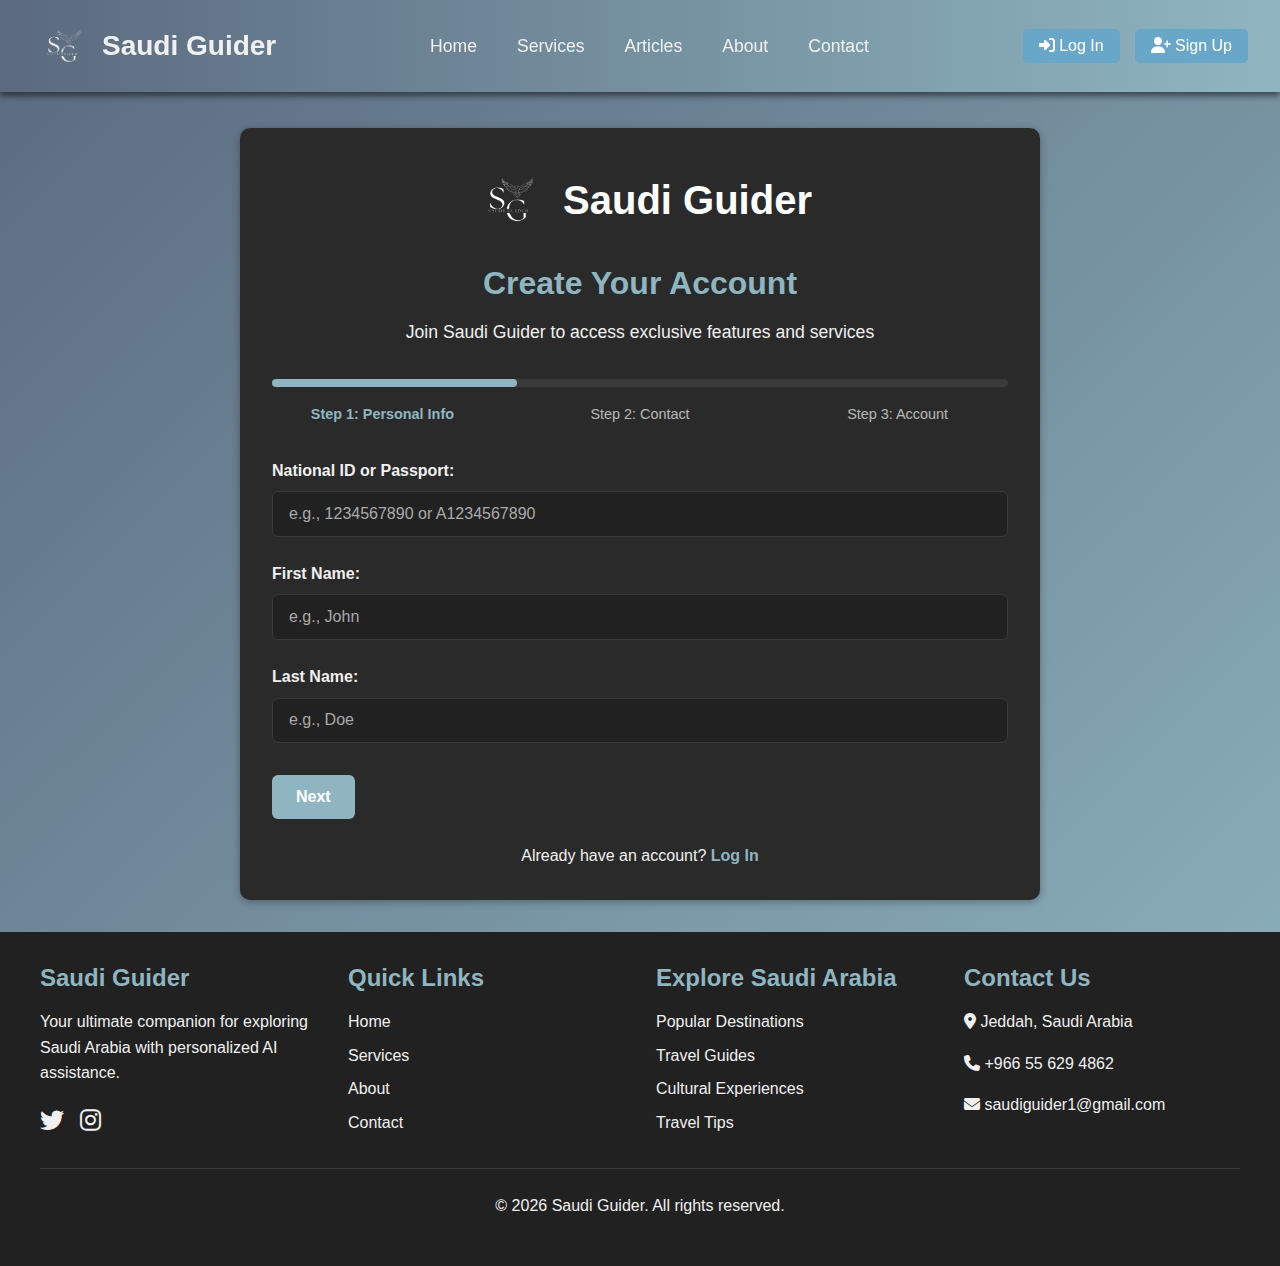
<file: signup.html>
<!DOCTYPE html>
<html lang="en">
  <head>
    <meta charset="UTF-8" />
    <meta name="viewport" content="width=device-width, initial-scale=1.0" />
    <link rel="icon" type="image/x-icon" href="./images/S_NoBack_500x500.png" />
    <title>Sign Up - Saudi Guider</title>
    <link
      rel="stylesheet"
      href="https://cdnjs.cloudflare.com/ajax/libs/font-awesome/6.4.0/css/all.min.css"
    />
    <style>
      :root {
        --primary: #5b6a7f;
        --secondary: #8fb6c0;
        --secondary-dark: #4c8ba9;
        --light: #f0f0f0;
        --dark: #212121;
        --dark-gray: #2a2a2a;
        --darker-gray: #1a1a1a;
        --medium-gray: #3a3a3a;
        --border-gray: #3a3a3a;
        --font-main: "Segoe UI", Tahoma, Geneva, Verdana, sans-serif;
        --transition-speed: 0.3s;
        --box-shadow: 0 4px 6px rgba(0, 0, 0, 0.5);
        --card-shadow: 0 2px 8px rgba(0, 0, 0, 0.3);
        --feature-shadow: 0 5px 15px rgba(0, 0, 0, 0.3);
      }

      * {
        box-sizing: border-box;
        margin: 0;
        padding: 0;
      }

      body {
        font-family: var(--font-main);
        background: linear-gradient(135deg, var(--primary), var(--secondary));
        color: var(--light);
        min-height: 100vh;
        line-height: 1.6;
        display: flex;
        flex-direction: column;
      }

      header {
        background: linear-gradient(90deg, var(--primary), var(--secondary));
        color: var(--light);
        display: flex;
        justify-content: space-between;
        align-items: center;
        padding: 1rem 2rem;
        position: fixed;
        top: 0;
        left: 0;
        width: 100%;
        z-index: 1000;
        box-shadow: var(--box-shadow);
      }
      h1,
      h2,
      h3 {
        line-height: 1.2;
        margin-bottom: 0.5em;
      }

      h1 {
        font-size: 2.5rem;
      }

      h2 {
        font-size: 2rem;
      }

      h3 {
        font-size: 1.5rem;
      }

      p {
        margin-bottom: 1rem;
      }
      .logo {
        display: flex;
        align-items: center;
      }

      .logo img {
        width: 60px;
        margin-right: 10px;
      }

      .logo a {
        font-size: 1.75rem;
        font-weight: bold;
        text-decoration: none;
        color: var(--light);
      }

      nav ul {
        display: flex;
        gap: 1.5rem;
        list-style: none;
      }

      nav a {
        color: var(--light);
        text-decoration: none;
        font-size: 1.1rem;
        transition: color var(--transition-speed) ease;
        padding: 0.5rem;
      }

      nav a:hover,
      nav a:focus {
        color: #ffffff;
      }

      nav a.active {
        border-bottom: 2px solid #ffffff;
        padding-bottom: 3px;
      }

      .auth-buttons {
        display: flex;
        gap: 15px;
      }

      .auth-buttons button {
        background-color: #69a7c8;
        border: none;
        color: white;
        padding: 0.5rem 1rem;
        border-radius: 5px;
        font-size: 1rem;
        cursor: pointer;
        text-decoration: none;
        transition: background-color var(--transition-speed) ease;
      }

      .auth-buttons button:hover,
      .auth-buttons button:focus {
        background-color: var(--secondary-dark);
      }

      .mobile-nav-toggle {
        display: none;
        background: transparent;
        border: none;
        color: var(--light);
        font-size: 1.5rem;
        cursor: pointer;
        padding: 0.5rem;
      }

      main {
        flex: 1;
        padding-top: 6rem;
        display: flex;
        flex-direction: column;
        align-items: center;
        justify-content: center;
      }

      .signup-container {
        width: 100%;
        max-width: 800px;
        background-color: var(--dark-gray);
        padding: 2rem;
        border-radius: 10px;
        box-shadow: var(--card-shadow);
        margin: 2rem auto;
      }

      .signup-header {
        text-align: center;
        margin-bottom: 2rem;
      }

      .signup-header h1 {
        font-size: 2rem;
        margin-bottom: 1rem;
        color: var(--secondary);
      }

      .signup-header p {
        font-size: 1.1rem;
        color: var(--light);
      }

      .signup-logo {
        display: flex;
        align-items: center;
        justify-content: center;
        margin-bottom: 1.5rem;
      }

      .signup-logo img {
        width: 80px;
        margin-right: 15px;
      }

      .signup-logo .logo-text {
        font-size: 2.5rem;
        font-weight: bold;
        color: white;
      }

      #progressBar {
        width: 100%;
        background-color: var(--medium-gray);
        border-radius: 5px;
        margin-bottom: 1rem;
      }

      #progressBar .progress-bar {
        height: 8px;
        background-color: var(--secondary);
        width: 0;
        border-radius: 5px;
        transition: width var(--transition-speed) ease;
      }

      .progress-step-text {
        display: flex;
        justify-content: space-between;
        margin-bottom: 2rem;
        font-size: 0.9rem;
      }

      .progress-step-text span {
        width: 30%;
        text-align: center;
        color: var(--light);
        opacity: 0.7;
      }

      .progress-step-text span.active {
        color: var(--secondary);
        opacity: 1;
        font-weight: bold;
      }

      .step-container {
        display: none;
      }

      .step-container.active {
        display: block;
      }

      .form-group {
        margin-bottom: 1.5rem;
      }

      .form-group label {
        display: block;
        margin-bottom: 0.5rem;
        font-weight: 600;
        color: var(--light);
      }

      .form-group input,
      .form-group select {
        width: 100%;
        padding: 0.8rem 1rem;
        border: 1px solid var(--border-gray);
        border-radius: 6px;
        background-color: var(--dark);
        color: var(--light);
        font-size: 1rem;
        transition: border-color var(--transition-speed);
      }

      .form-group input:focus,
      .form-group select:focus {
        outline: none;
        border-color: var(--secondary);
      }

      .form-group input::placeholder {
        color: #aaa;
      }

      .password-container {
        position: relative;
      }

      .eye-icon {
        position: absolute;
        right: 15px;
        top: 50%;
        transform: translateY(-50%);
        cursor: pointer;
        color: var(--secondary);
        font-size: 1.2rem;
      }

      .eye-icon:hover {
        color: var(--light);
      }

      .password-conditions {
        margin-top: 1rem;
        background-color: var(--dark);
        padding: 1rem;
        border-radius: 6px;
      }

      .password-conditions ul {
        list-style: none;
      }

      .password-conditions li {
        margin-bottom: 0.5rem;
        display: flex;
        align-items: center;
      }

      .password-conditions li span {
        margin-right: 0.5rem;
        font-size: 0.9rem;
      }

      .password-conditions li.invalid {
        color: #ff6b6b;
      }

      .password-conditions li.valid {
        color: #51cf66;
      }

      .input-error {
        color: #ff6b6b;
        font-size: 0.9rem;
        margin-top: 0.5rem;
        display: none;
      }

      .step-buttons {
        display: flex;
        justify-content: space-between;
        margin-top: 2rem;
      }

      .step-btn {
        padding: 0.8rem 1.5rem;
        border-radius: 6px;
        border: none;
        font-size: 1rem;
        font-weight: 600;
        cursor: pointer;
        transition: all var(--transition-speed);
      }

      .step-btn.prev {
        background-color: var(--medium-gray);
        color: var(--light);
      }

      .step-btn.prev:hover {
        background-color: var(--border-gray);
      }

      .step-btn.next {
        background-color: var(--secondary);
        color: white;
      }

      .step-btn.next:hover {
        background-color: var(--secondary-dark);
      }

      .success-message {
        background-color: var(--secondary);
        color: white;
        padding: 1.5rem;
        border-radius: 8px;
        text-align: center;
        margin-top: 2rem;
        display: none;
        font-size: 1.2rem;
        font-weight: 600;
      }

      .login-redirect {
        text-align: center;
        margin-top: 1.5rem;
        color: var(--light);
      }

      .login-redirect a {
        color: var(--secondary);
        text-decoration: none;
        font-weight: 600;
      }

      .login-redirect a:hover {
        text-decoration: underline;
      }

      /* Footer Styles */
      footer {
        background-color: var(--dark);
        color: var(--light);
        padding: 2rem 1rem;
      }

      .footer-content {
        display: grid;
        grid-template-columns: repeat(auto-fit, minmax(250px, 1fr));
        gap: 2rem;
        max-width: 1200px;
        margin: 0 auto 1.5rem;
        text-align: left;
      }

      .footer-section h3 {
        color: var(--secondary);
        margin-bottom: 1rem;
      }

      .footer-section p,
      .footer-section address {
        margin-bottom: 1rem;
        font-style: normal;
      }

      .footer-section ul {
        list-style: none;
      }

      .footer-section ul li {
        margin-bottom: 0.5rem;
      }

      .footer-section a {
        color: var(--light);
        text-decoration: none;
        transition: color var(--transition-speed);
      }

      .footer-section a:hover,
      .footer-section a:focus {
        color: var(--secondary);
        text-decoration: underline;
      }

      .social-icons {
        display: flex;
        gap: 1rem;
        margin-top: 1rem;
      }

      .social-icons a {
        color: var(--light);
        font-size: 1.5rem;
        transition: color var(--transition-speed);
      }

      .social-icons a:hover,
      .social-icons a:focus {
        color: var(--secondary);
      }

      .footer-bottom {
        border-top: 1px solid var(--border-gray);
        padding-top: 1.5rem;
        max-width: 1200px;
        margin: 0 auto;
        text-align: center;
      }

      /* Responsive Design */
      @media (max-width: 768px) {
        header {
          padding: 1rem;
        }

        .mobile-nav-toggle {
          display: block;
        }

        nav {
          position: fixed;
          top: 80px;
          left: -100%;
          width: 100%;
          background-color: var(--dark);
          height: calc(100vh - 80px);
          transition: left var(--transition-speed) ease;
          z-index: 999;
          padding: 2rem;
        }

        nav.active {
          left: 0;
        }

        nav ul {
          flex-direction: column;
          align-items: center;
        }

        .auth-buttons {
          margin-right: 1rem;
        }

        .signup-container {
          padding: 1.5rem;
          margin: 1rem;
        }

        .step-buttons {
          flex-direction: column;
          gap: 1rem;
        }

        .step-btn {
          width: 100%;
        }

        .footer-content {
          grid-template-columns: 1fr;
          text-align: center;
        }

        .social-icons {
          justify-content: center;
        }
      }
    </style>
  </head>
  <body>
    <header>
      <div class="logo">
        <img
          src="./images/S_NoBack_500x500.png"
          alt="Saudi Guider logo"
          width="60"
          height="60"
          loading="lazy"
        />
        <a href="index.html" aria-label="Go to Saudi Guider Home"
          >Saudi Guider</a
        >
      </div>

      <button
        class="mobile-nav-toggle"
        aria-label="Toggle navigation menu"
        aria-expanded="false"
        aria-controls="main-nav"
      >
        <i class="fas fa-bars"></i>
      </button>

      <nav id="main-nav" aria-label="Main navigation">
        <ul>
          <li><a href="index.html">Home</a></li>
          <li><a href="services.html">Services</a></li>
          <li><a href="articles.html">Articles</a></li>
          <li><a href="about.html">About</a></li>
          <li><a href="contact.html">Contact</a></li>
        </ul>
      </nav>

      <div class="auth-buttons" id="authButtons">
        <button onclick="window.location.href='login.html'">
          <i class="fas fa-sign-in-alt"></i> Log In
        </button>
        <button onclick="window.location.href='signup.html'" class="active">
          <i class="fas fa-user-plus"></i> Sign Up
        </button>
      </div>

      <div class="user-dropdown" id="userDropdown" style="display: none;">
        <button class="user-toggle">
          <span id="usernameDisplay"></span>
          <i class="fas fa-caret-down"></i>
        </button>
        <div class="dropdown-menu">
          <a href="profile.html"><i class="fas fa-user"></i> Profile</a>
          <a href="reservations.html"><i class="fas fa-calendar-check"></i> Reservations</a>
          <a href="#" id="logoutBtn"><i class="fas fa-sign-out-alt"></i> Log Out</a>
        </div>
      </div>
    </header>

    <main>
      <div class="signup-container">
        <div class="signup-header">
          <div class="signup-logo">
            <img src="./images/S_NoBack_500x500.png" alt="Saudi Guider logo" />
            <span class="logo-text">Saudi Guider</span>
          </div>
          <h1>Create Your Account</h1>
          <p>Join Saudi Guider to access exclusive features and services</p>
        </div>

        <!-- Progress Bar -->
        <div id="progressBar">
          <div class="progress-bar" id="progress"></div>
        </div>

        <!-- Progress Step Text -->
        <div class="progress-step-text">
          <span id="step1-text" class="active">Step 1: Personal Info</span>
          <span id="step2-text">Step 2: Contact</span>
          <span id="step3-text">Step 3: Account</span>
        </div>

        <form id="signUpForm">
          <!-- Step 1: Personal Information -->
          <div class="step-container active" id="step1">
            <div class="form-group">
              <label for="id">National ID or Passport:</label>
              <input
                type="text"
                id="id"
                name="id"
                placeholder="e.g., 1234567890 or A1234567890"
                required
              />
              <div id="id-error" class="input-error"></div>
            </div>

            <div class="form-group">
              <label for="fname">First Name:</label>
              <input
                type="text"
                id="fname"
                name="fname"
                placeholder="e.g., John"
                required
              />
              <div id="fname-error" class="input-error"></div>
            </div>

            <div class="form-group">
              <label for="lname">Last Name:</label>
              <input
                type="text"
                id="lname"
                name="lname"
                placeholder="e.g., Doe"
                required
              />
              <div id="lname-error" class="input-error"></div>
            </div>
          </div>

          <!-- Step 2: Contact Information -->
        <div class="step-container" id="step2">
            <div class="form-group">
              <label for="email">Email:</label>
              <input
                type="email"
                id="email"
                name="email"
                placeholder="e.g., example@domain.com"
                required
              />
              <div id="email-error" class="input-error"></div>
            </div>

            <div class="form-group">
              <label for="phone">Phone Number:</label>
              <div style="display: flex; gap: 10px;">
                <select id="countryCode" style="flex: 0 0 100px;">
                  <option value="966">Saudi (+966)</option>
                  <option value="1">USA (+1)</option>
                  <option value="44">UK (+44)</option>
                  <option value="971">UAE (+971)</option>
                  <option value="20">Egypt (+20)</option>
                  <!-- Add more country codes as needed -->
                </select>
                <input
                  type="tel"
                  id="phone"
                  name="phone"
                  placeholder="e.g., 501234567"
                  required
                  style="flex: 1;"
                />
              </div>
              <div id="phone-error" class="input-error"></div>
            </div>

            <div class="form-group">
              <label for="currency">Currency:</label>
              <select id="currency" name="currency" required>
                <option value="SAR" selected>Saudi Riyal</option>
                <option value="USD">USD</option>
                <option value="EUR">EUR</option>
              </select>
            </div>

            <div class="form-group">
              <label for="language">Preferred Language:</label>
              <select id="language" name="language" required>
                <option value="English" selected>English</option>
                <option value="Arabic">Arabic</option>
              </select>
            </div>
          </div>

          <!-- Step 3: Account Information -->
          <div class="step-container" id="step3">
            <div class="form-group">
              <label for="password">Create a Password:</label>
              <div class="password-container">
                <input
                  type="password"
                  id="password"
                  name="password"
                  placeholder="Create a Password"
                  required
                />
                <i class="fas fa-eye eye-icon" id="togglePassword"></i>
              </div>
              <div id="password-error" class="input-error"></div>
            </div>

            <div class="form-group">
              <label for="repeatPassword">Repeat Password:</label>
              <div class="password-container">
                <input
                  type="password"
                  id="repeatPassword"
                  name="repeatPassword"
                  placeholder="Repeat Password"
                  required
                />
                <i class="fas fa-eye eye-icon" id="toggleRepeatPassword"></i>
              </div>
              <div id="repeatPassword-error" class="input-error"></div>
            </div>

            <!-- Password Conditions List -->
            <div class="password-conditions">
              <ul>
                <li id="condition1" class="invalid">
                  <span>✘</span> Password must be at least 8 characters
                </li>
                <li id="condition2" class="invalid">
                  <span>✘</span> Must contain at least one uppercase letter
                </li>
                <li id="condition3" class="invalid">
                  <span>✘</span> Must contain at least one number
                </li>
              </ul>
            </div>
          </div>

          <!-- Step Buttons -->
          <div class="step-buttons">
            <button
              type="button"
              id="prevBtn"
              class="step-btn prev"
            >
              Previous
            </button>
            <button
              type="button"
              id="nextBtn"
              class="step-btn next"
            >
              Next
            </button>
          </div>
        </form>

        <!-- Success Message -->
        <div id="success-message" class="success-message">
          <i class="fas fa-check-circle"></i> Account Created Successfully!
        </div>

        <div class="login-redirect">
          Already have an account? <a href="login.html">Log In</a>
        </div>
      </div>
    </main>

    <footer>
      <div class="footer-content">
        <div class="footer-section">
          <h3>Saudi Guider</h3>
          <p>
            Your ultimate companion for exploring Saudi Arabia with personalized
            AI assistance.
          </p>
          <div class="social-icons">
            <a href="#" aria-label="Follow us on Twitter"
              ><i class="fab fa-twitter"></i
            ></a>
            <a
              href="https://www.instagram.com/saudi_guider?igsh=OGFoY3k0d2N5dDM="
              aria-label="Follow us on Instagram"
              ><i class="fab fa-instagram"></i
            ></a>
          </div>
        </div>
        <div class="footer-section">
          <h3>Quick Links</h3>
          <ul>
            <li><a href="index.html">Home</a></li>
            <li><a href="services.html">Services</a></li>
            <li><a href="about.html">About</a></li>
            <li><a href="contact.html">Contact</a></li>
          </ul>
        </div>
        <div class="footer-section">
          <h3>Explore Saudi Arabia</h3>
          <ul>
            <li><a href="#">Popular Destinations</a></li>
            <li><a href="#">Travel Guides</a></li>
            <li><a href="#">Cultural Experiences</a></li>
            <li><a href="#">Travel Tips</a></li>
          </ul>
        </div>
        <div class="footer-section">
          <h3>Contact Us</h3>
          <address>
            <p><i class="fas fa-map-marker-alt"></i> Jeddah, Saudi Arabia</p>
            <p>
              <i class="fas fa-phone"></i>
              <a href="tel:+966556294862">+966 55 629 4862</a>
            </p>
            <p>
              <i class="fas fa-envelope"></i>
              <a href="mailto:saudiguider1@gmail.com">saudiguider1@gmail.com</a>
            </p>
          </address>
        </div>
      </div>
      <div class="footer-bottom">
        <p>
          &copy; <span id="current-year">2024</span> Saudi Guider. All rights
          reserved.
        </p>
      </div>
    </footer>

    <script>
  // Authentication Utilities
 const AuthUtils = {
  checkAuth: function() {
    const token = localStorage.getItem('token');
    const user = localStorage.getItem('user');
    return {
      isAuthenticated: !!token,
      user: user ? JSON.parse(user) : null
    };
  },

  updateNavigation: function() {
    const { isAuthenticated, user } = this.checkAuth();
    const authButtons = document.getElementById('authButtons');
    const userDropdown = document.getElementById('userDropdown');
    const usernameDisplay = document.getElementById('usernameDisplay');
    
    if (isAuthenticated) {
      if (authButtons) authButtons.style.display = 'none';
      if (userDropdown) userDropdown.style.display = 'block';
      
      // Always use firstName + lastName if available
      if (usernameDisplay) {
        const displayName = user?.firstName 
          ? `${user.firstName} ${user.lastName || ''}`.trim()
          : (user?.username || 'My Account');
        usernameDisplay.textContent = displayName;
      }
    } else {
      if (authButtons) authButtons.style.display = 'flex';
      if (userDropdown) userDropdown.style.display = 'none';
    }
  },

  logout: function() {
    localStorage.removeItem('token');
    localStorage.removeItem('user');
    this.updateNavigation();
    window.location.href = 'login.html';
  },

  initAuth: function() {
    this.updateNavigation();
    
    document.getElementById('logoutBtn')?.addEventListener('click', (e) => {
      e.preventDefault();
      this.logout();
    });

    // Add storage event listener to sync across tabs
    window.addEventListener('storage', this.updateNavigation);
  }
};

  document.addEventListener("DOMContentLoaded", function() {
    // Initialize auth system
    AuthUtils.initAuth();
    
    // Set current year in footer
    document.getElementById("current-year").textContent = new Date().getFullYear();

    // Mobile navigation toggle
    const mobileToggle = document.querySelector(".mobile-nav-toggle");
    const nav = document.getElementById("main-nav");

    if (mobileToggle && nav) {
      mobileToggle.addEventListener("click", function() {
        const isExpanded = nav.classList.toggle("active");
        mobileToggle.setAttribute("aria-expanded", isExpanded);
      });
    }

    let currentStep = 0;
    const steps = document.querySelectorAll(".step-container");
    const progress = document.getElementById("progress");
    const stepTexts = document.querySelectorAll(".progress-step-text span");
    const successMessage = document.getElementById("success-message");
    const passwordConditions = document.querySelectorAll(".password-conditions li");
    const signUpForm = document.getElementById("signUpForm");
    const prevBtn = document.getElementById("prevBtn");
    const nextBtn = document.getElementById("nextBtn");

    // Initialize the form
    showStep(currentStep);

    // Password toggle functionality
    document.getElementById("togglePassword")?.addEventListener("click", function() {
      const passwordField = document.getElementById("password");
      if (passwordField) {
        const type = passwordField.type === "password" ? "text" : "password";
        passwordField.type = type;
        this.classList.toggle("fa-eye");
        this.classList.toggle("fa-eye-slash");
      }
    });

    document.getElementById("toggleRepeatPassword")?.addEventListener("click", function() {
      const repeatPasswordField = document.getElementById("repeatPassword");
      if (repeatPasswordField) {
        const type = repeatPasswordField.type === "password" ? "text" : "password";
        repeatPasswordField.type = type;
        this.classList.toggle("fa-eye");
        this.classList.toggle("fa-eye-slash");
      }
    });

    // Password strength checker
    document.getElementById("password")?.addEventListener("input", function() {
      checkPasswordConditions(this.value.trim());
    });

    // Navigation between steps
    if (prevBtn && nextBtn) {
      prevBtn.addEventListener("click", () => navigateStep(-1));
      nextBtn.addEventListener("click", () => {
        // On last step, validate and submit
        if (currentStep === steps.length - 1) {
          submitSignup();
        } else {
          navigateStep(1);
        }
      });
    }

    function navigateStep(stepChange) {
      if (stepChange === 1 && !validateStep(currentStep)) return;
      
      currentStep += stepChange;

      if (currentStep >= steps.length) {
        return;
      }
      
      showStep(currentStep);
    }

    function showStep(stepIndex) {
      if (!steps || steps.length === 0) return;
      
      steps.forEach((step, index) => {
        if (step) {
          step.classList.toggle("active", index === stepIndex);
        }
      });

      if (prevBtn) prevBtn.style.display = stepIndex === 0 ? "none" : "block";
      if (nextBtn) {
        nextBtn.textContent = stepIndex === steps.length - 1 ? "Create Account" : "Next";
      }

      if (stepTexts && stepTexts.length > 0) {
        stepTexts.forEach((text, index) => {
          if (text) {
            text.classList.toggle("active", index <= stepIndex);
          }
        });
      }

      updateProgressBar();
    }

    function updateProgressBar() {
      if (progress && steps && steps.length > 0) {
        const progressWidth = ((currentStep + 1) / steps.length) * 100;
        progress.style.width = progressWidth + "%";
      }
    }

    function validateStep(stepIndex) {
      if (!steps || !steps[stepIndex]) return false;
      
      const currentStepElement = steps[stepIndex];
      const inputs = currentStepElement.querySelectorAll("input, select");
      
      if (!inputs || inputs.length === 0) return false;
      
      let valid = true;

      // Clear previous errors
      document.querySelectorAll(".input-error").forEach(error => {
        if (error) {
          error.textContent = "";
          error.style.display = "none";
        }
      });

      inputs.forEach(input => {
        if (!input) return;
        
        const errorElem = document.getElementById(input.id + "-error");
        const value = input.value.trim();

        if (!value && input.required) {
          valid = false;
          if (errorElem) {
            errorElem.textContent = "This field is required";
            errorElem.style.display = "block";
          }
          return;
        }

        // Field-specific validation
        switch(input.id) {
          case "fname":
          case "lname":
            if (!/^[a-zA-Z\u0600-\u06FF\s]+$/.test(value)) {
              valid = false;
              if (errorElem) {
                errorElem.textContent = "Name should contain letters only";
                errorElem.style.display = "block";
              }
            }
            break;
            
          case "id":
            const idPattern = /^1\d{9}$|^[A-Za-z0-9]{6,15}$/;
            if (!idPattern.test(value)) {
              valid = false;
              if (errorElem) {
                errorElem.textContent = "ID must be 10 digits starting with 1 or 6-15 letters/numbers";
                errorElem.style.display = "block";
              }
            }
            break;
            
          case "email":
            if (!/^[^\s@]+@[^\s@]+\.[^\s@]+$/.test(value)) {
              valid = false;
              if (errorElem) {
                errorElem.textContent = "Please enter a valid email address";
                errorElem.style.display = "block";
              }
            }
            break;
            
          case "phone":
            if (!/^\d{7,15}$/.test(value)) {
              valid = false;
              if (errorElem) {
                errorElem.textContent = "Please enter a valid phone number (7-15 digits)";
                errorElem.style.display = "block";
              }
            }
            break;
            
          case "password":
            checkPasswordConditions(value);
            const passwordPattern = /^(?=.*[A-Z])(?=.*\d).{8,}$/;
            if (!passwordPattern.test(value)) {
              valid = false;
              if (errorElem) {
                errorElem.textContent = "Password must have 1 capital letter, 1 number, and 8+ characters";
                errorElem.style.display = "block";
              }
            }
            break;
            
          case "repeatPassword":
            const password = document.getElementById("password")?.value.trim();
            if (value !== password) {
              valid = false;
              if (errorElem) {
                errorElem.textContent = "Passwords do not match";
                errorElem.style.display = "block";
              }
            }
            break;
        }
      });

      return valid;
    }

    function checkPasswordConditions(password) {
      if (!passwordConditions || passwordConditions.length === 0) return;
      
      const conditions = [
        password.length >= 8,
        /[A-Z]/.test(password),
        /\d/.test(password)
      ];

      passwordConditions.forEach((li, index) => {
        if (!li) return;
        
        const span = li.querySelector("span");
        if (!span) return;
        
        li.classList.remove("valid", "invalid");
        if (conditions[index]) {
          span.textContent = "✔";
          li.classList.add("valid");
        } else {
          span.textContent = "✘";
          li.classList.add("invalid");
        }
      });
    }

    async function submitSignup() {
      // Validate all steps before submission
      let allValid = true;
      for (let i = 0; i < steps.length; i++) {
        if (!validateStep(i)) {
          allValid = false;
          // Show the first invalid step
          if (i !== currentStep) {
            currentStep = i;
            showStep(currentStep);
          }
          break;
        }
      }

      if (!allValid) {
        return;
      }

      const formData = {
    id: document.getElementById("id")?.value.trim(),
    firstName: document.getElementById("fname")?.value.trim(),
    lastName: document.getElementById("lname")?.value.trim(),
    email: document.getElementById("email")?.value.trim(),
    phoneNumber: document.getElementById("phone")?.value.trim(),
    countryCode: document.getElementById("countryCode")?.value,
    currency: document.getElementById("currency")?.value,
    preferredLanguage: document.getElementById("language")?.value === "Arabic" ? "ar" : "en",
    password: document.getElementById("password")?.value.trim()
  };

     try {
    // Disable buttons during submission
    if (prevBtn) prevBtn.disabled = true;
    if (nextBtn) {
      nextBtn.disabled = true;
      nextBtn.textContent = "Creating Account...";
    }

    // Clear previous errors
    document.querySelectorAll('.input-error').forEach(el => {
      el.textContent = '';
      el.style.display = 'none';
    });

   const response = await fetch('https://saudiguiderbackend.onrender.com/api/auth/signup', {
      method: 'POST',
      headers: { 'Content-Type': 'application/json' },
      body: JSON.stringify({
        nationalId: formData.id,
        firstName: formData.firstName,
        lastName: formData.lastName,
        email: formData.email,
        phone: {
          number: formData.phoneNumber,
          countryCode: formData.countryCode || '966'
        },
        password: formData.password,
        currency: formData.currency,
        preferredLanguage: formData.preferredLanguage
      })
    });

    const data = await response.json();

     if (!response.ok) {
      // Handle field-specific errors
      if (data.field) {
        const errorElement = document.getElementById(`${data.field}-error`);
        if (errorElement) {
          errorElement.textContent = data.message;
          errorElement.style.display = 'block';
          errorElement.scrollIntoView({ behavior: 'smooth', block: 'center' });
          return;
        }
      }

          if (data.errors) {
            if (data.errors.email) {
              errorField = document.getElementById("email-error");
              errorMessage = data.errors.email.message;
            } else if (data.errors.nationalId) {
              errorField = document.getElementById("id-error");
              errorMessage = data.errors.nationalId.message;
            } else if (data.errors.phone) {
              errorField = document.getElementById("phone-error");
              errorMessage = data.errors.phone.message;
            }
          } else if (data.message.includes('email') || data.message.includes('Email')) {
            errorField = document.getElementById("email-error");
            errorMessage = "This email is already registered";
          } else if (data.message.includes('ID') || data.message.includes('national')) {
            errorField = document.getElementById("id-error");
            errorMessage = "This ID is already registered";
          } else if (data.message.includes('phone')) {
            errorField = document.getElementById("phone-error");
            errorMessage = "This phone number is already registered";
          }

          if (errorField) {
            errorField.textContent = errorMessage;
            errorField.style.display = 'block';
            errorField.scrollIntoView({ behavior: 'smooth', block: 'center' });
          } else {
            const fallbackError = document.getElementById("form-error") || document.querySelector(".input-error");
            if (fallbackError) {
              fallbackError.textContent = errorMessage;
              fallbackError.style.display = 'block';
            }
          }
          return;
        }

        // On successful registration
        localStorage.setItem('token', data.token);
localStorage.setItem('user', JSON.stringify({
  id: data.user.id,
  firstName: data.user.firstName,
  lastName: data.user.lastName,
  email: data.user.email,
  phone: data.user.phone,
  currency: data.user.currency,
  preferredLanguage: data.user.preferredLanguage
}));

// Force immediate navigation update
AuthUtils.updateNavigation();

        // Show success UI
        if (successMessage) {
          successMessage.style.display = 'block';
          if (signUpForm) signUpForm.style.display = 'none';
        }

        // Redirect after delay
        setTimeout(() => {
          window.location.href = 'services.html';
        }, 2000);

      } catch (error) {
    console.error('Signup Error:', error);
    const errorField = document.getElementById("form-error") || document.querySelector(".input-error");
    if (errorField) {
      errorField.textContent = 'Registration failed. Please try again.';
      errorField.style.display = 'block';
    }
  } finally {
    // Re-enable buttons
    if (prevBtn) prevBtn.disabled = false;
    if (nextBtn) {
      nextBtn.disabled = false;
      nextBtn.textContent = "Create Account";
        }
      }
    }
  });
</script>
  </body>
</html>
</file>
